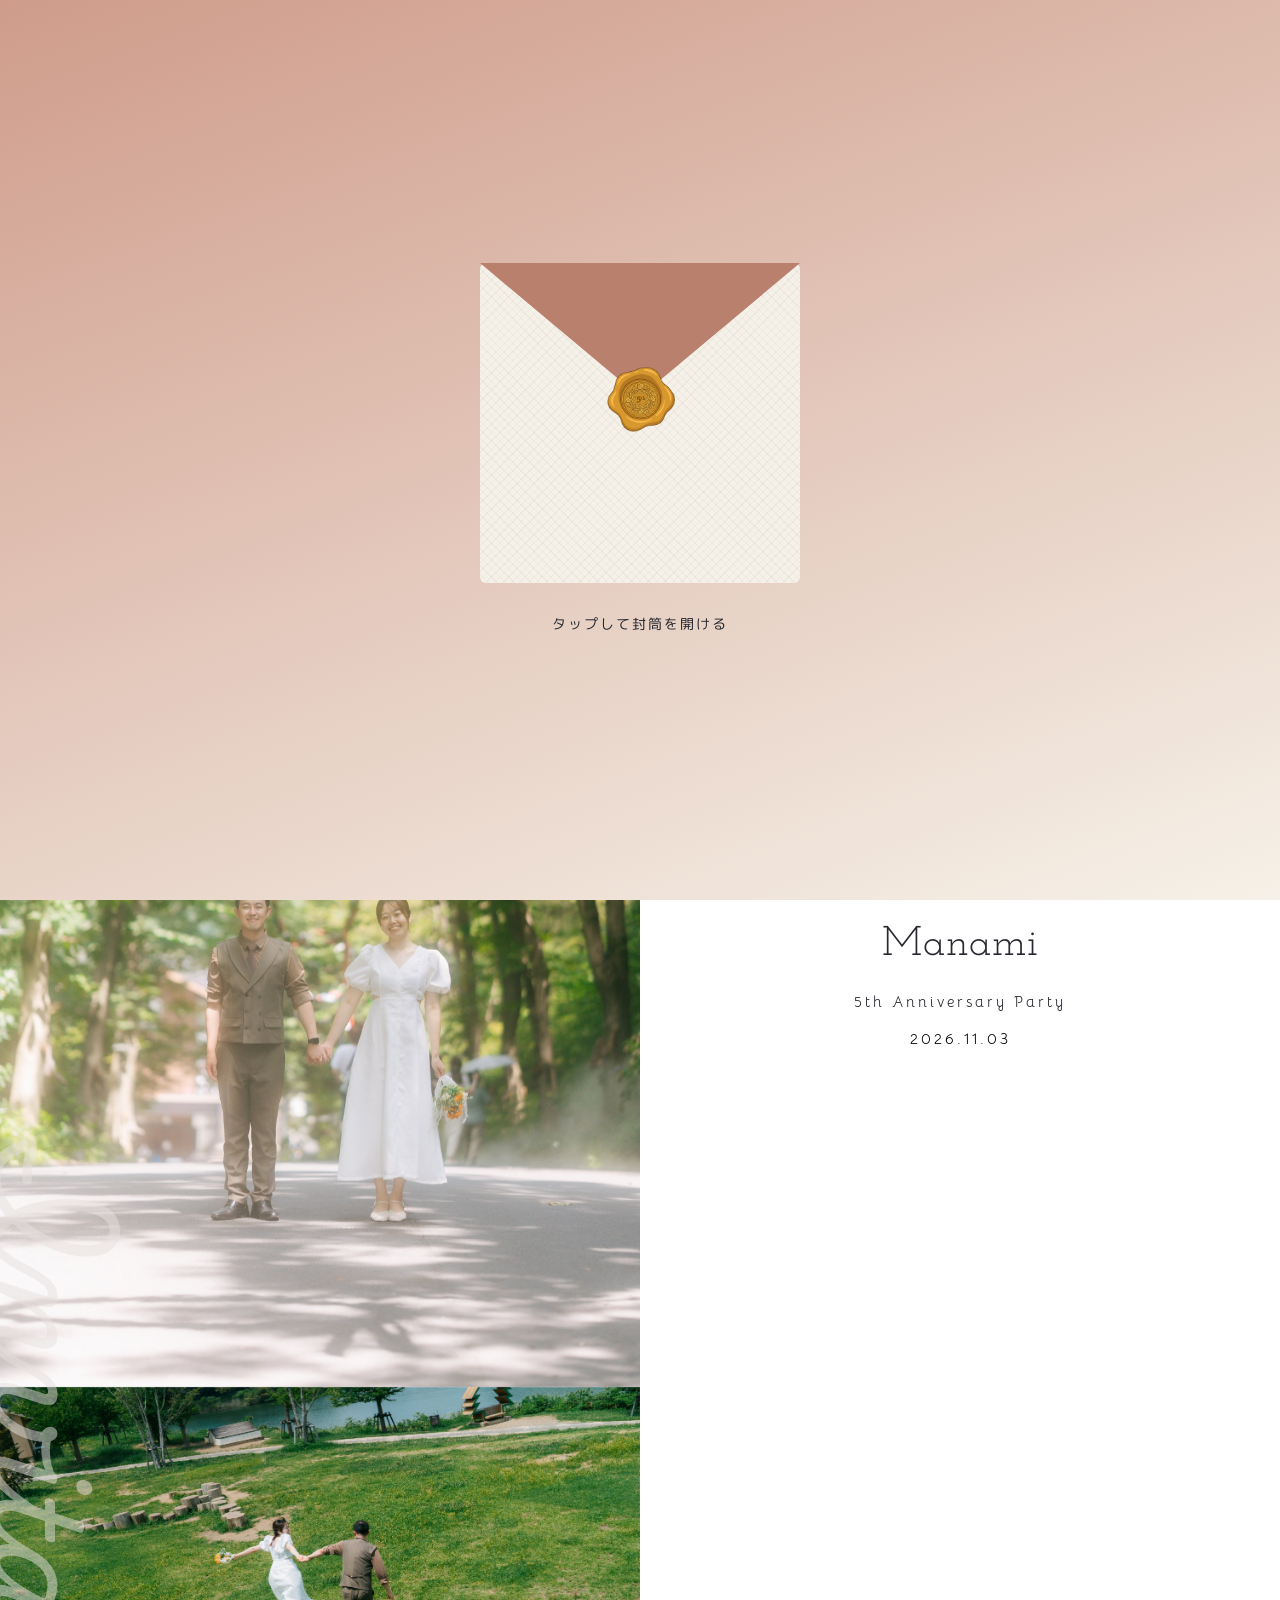
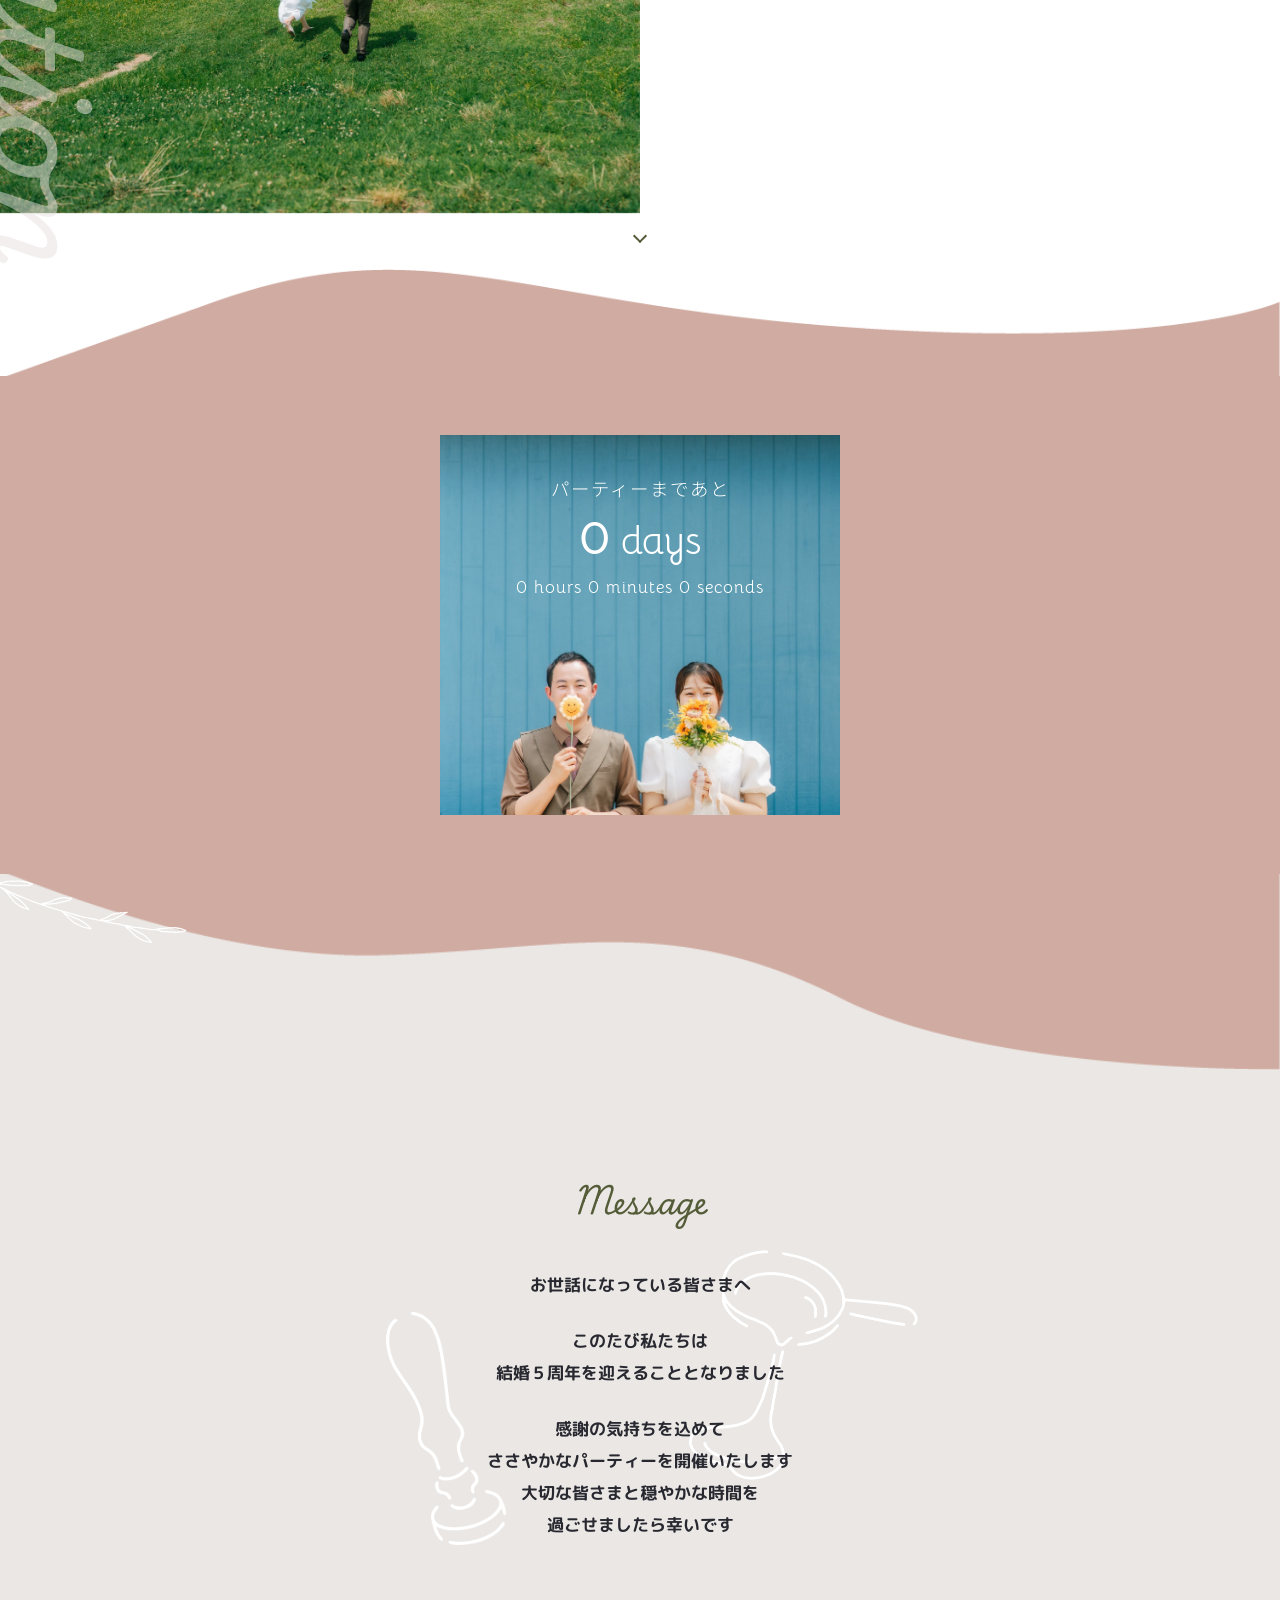
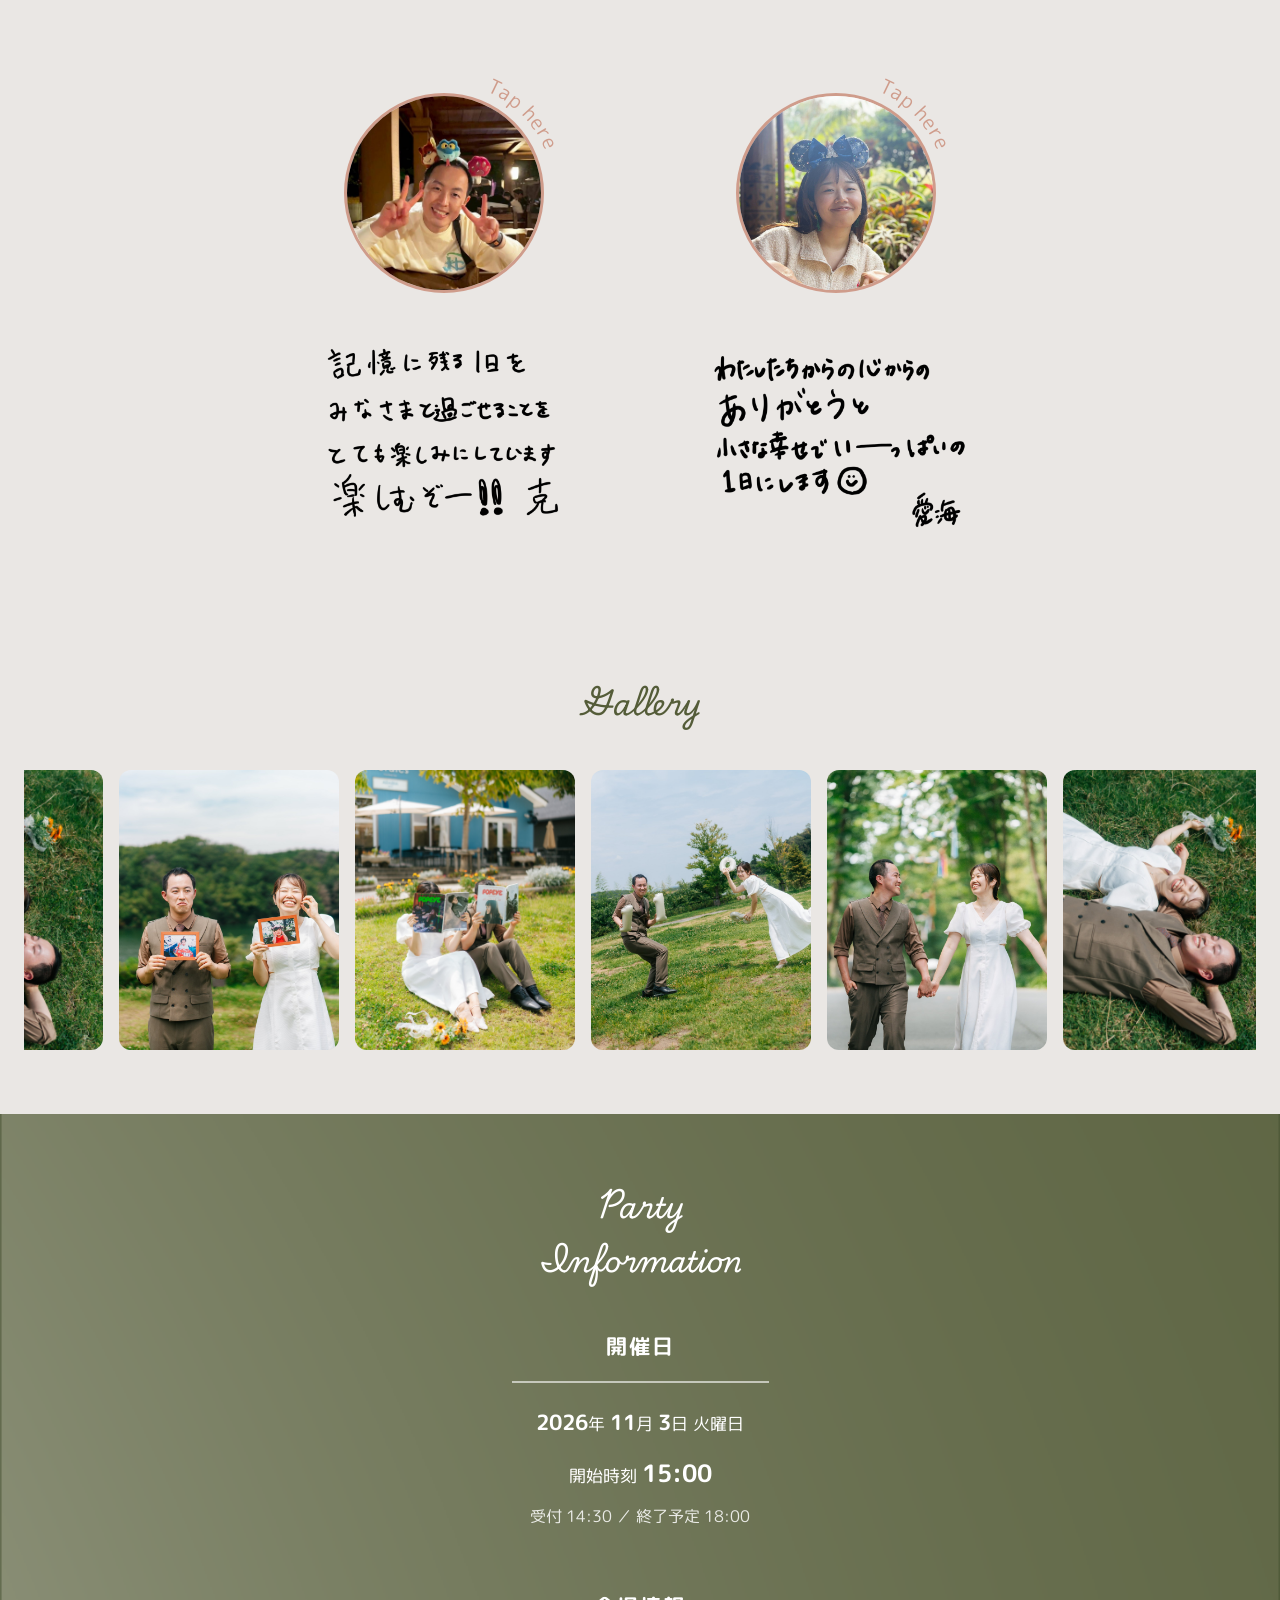
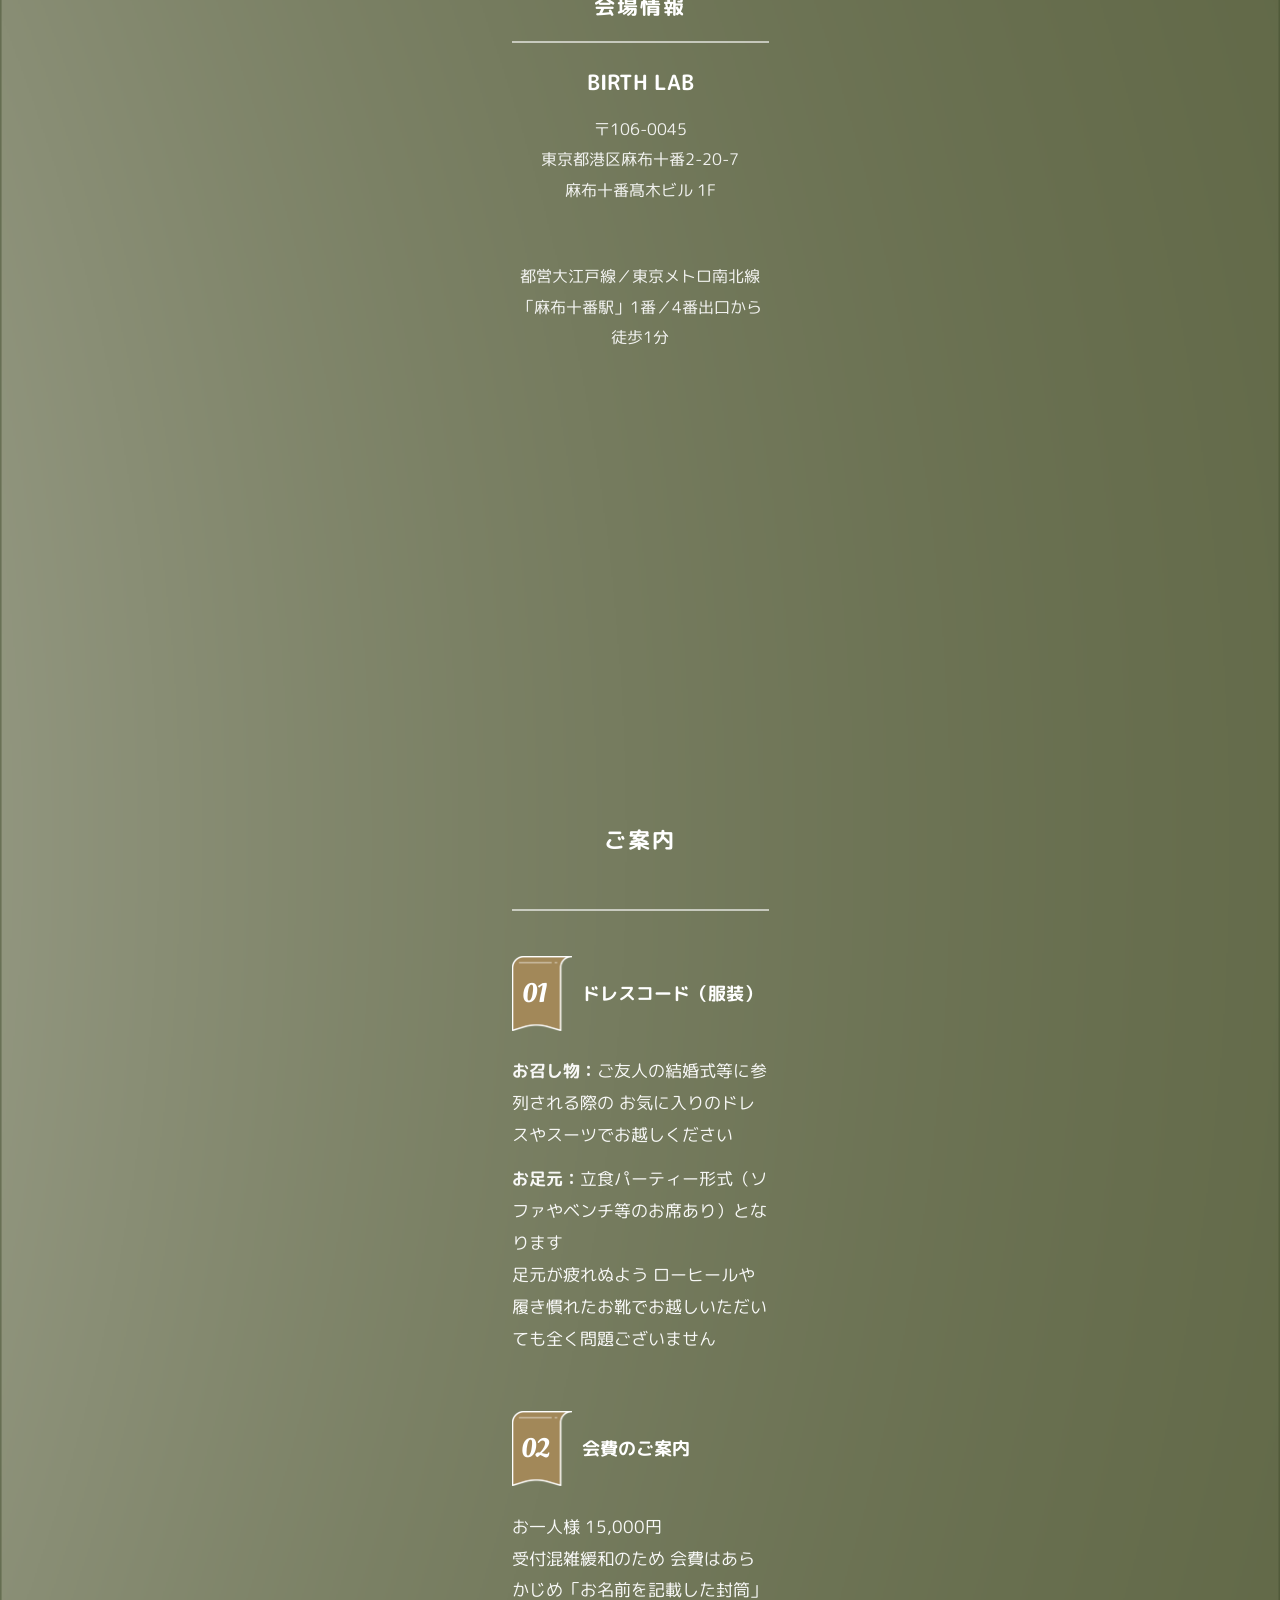
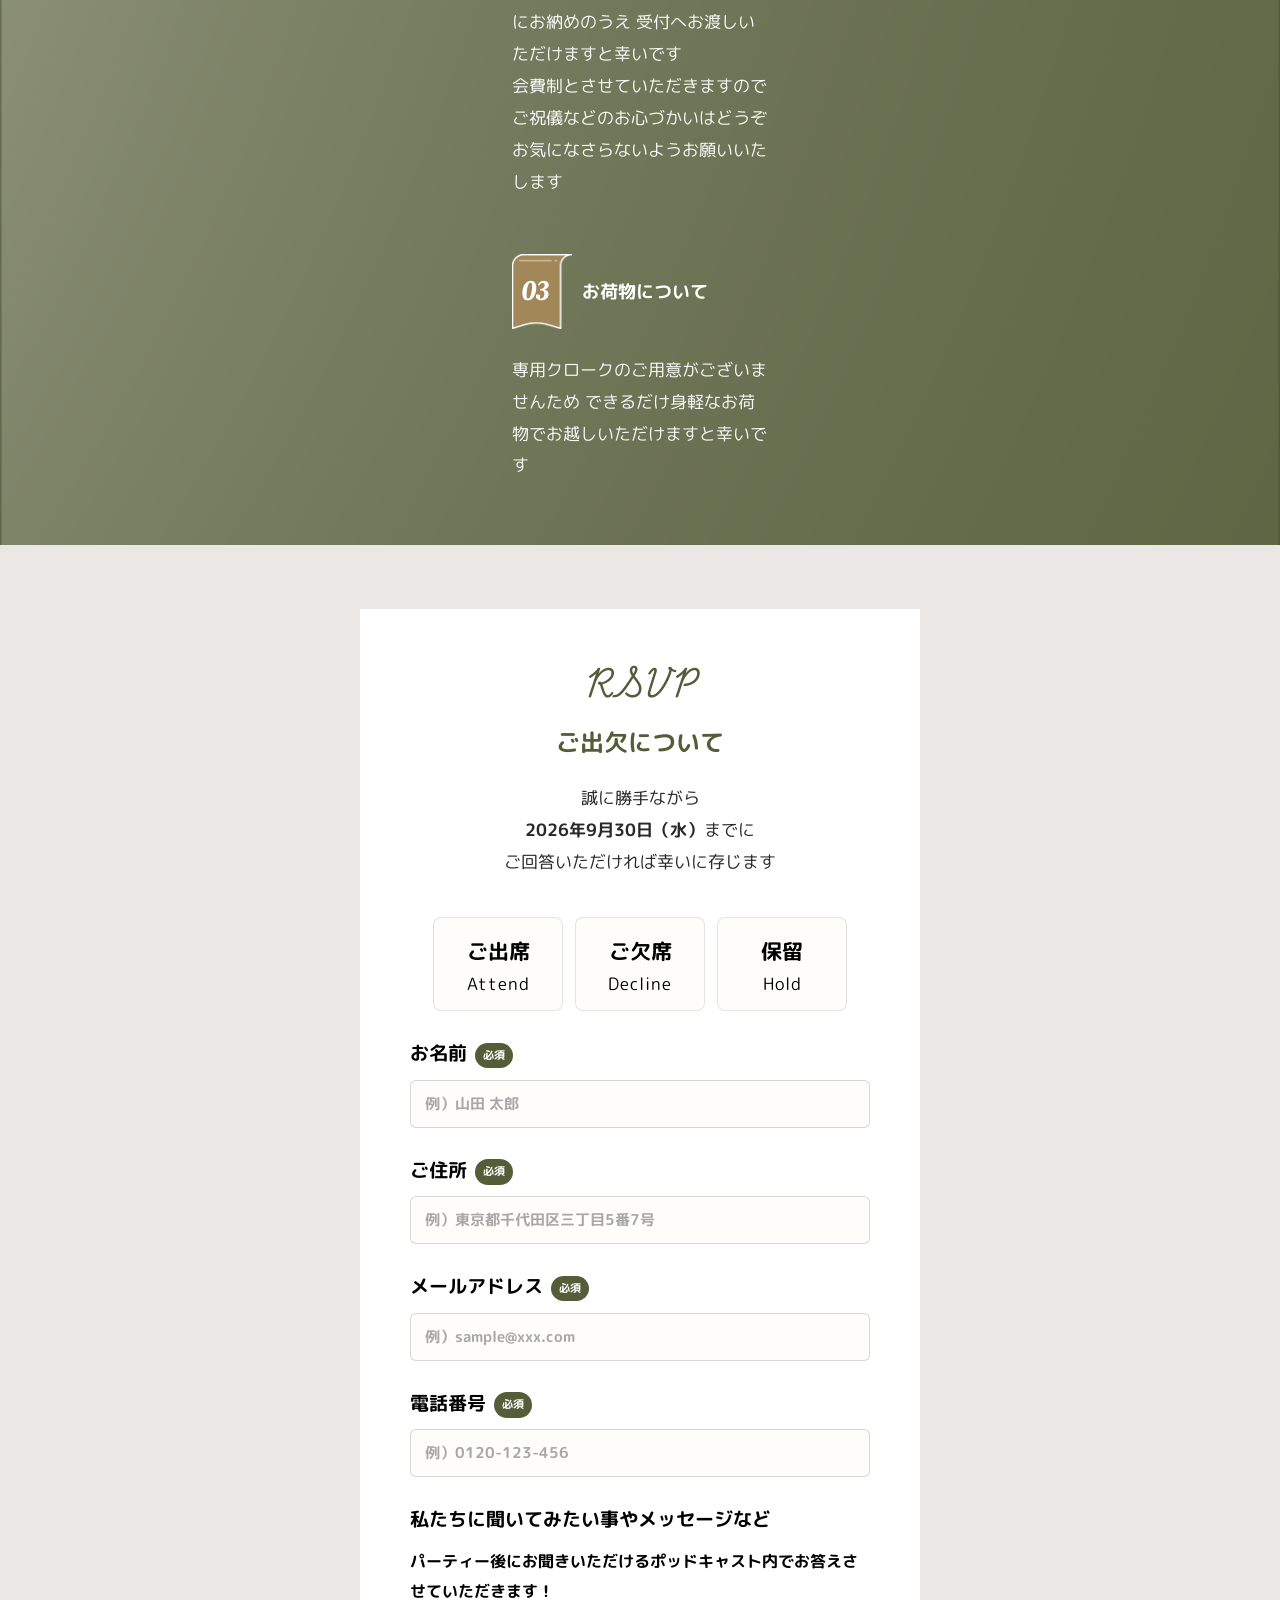
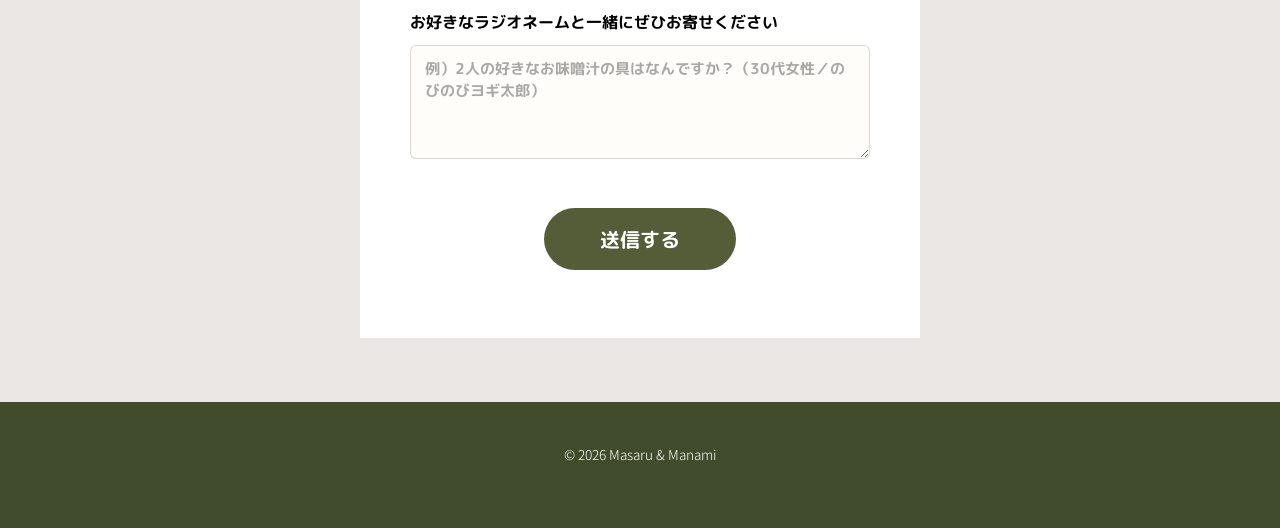
<file: index.html>
<!DOCTYPE html>
<html lang="ja">
<head>
  <meta charset="UTF-8" />
  <meta name="viewport" content="width=device-width, initial-scale=1.0" />
  <title>Masaru and Manami 5th Anniversary Party</title>

  <!-- ==========================================================
       Google Fonts の読み込み
       ※フォントの種類・太さは、Figmaのスクリーンショットが届き次第
         正確な指定に差し替えます（現状は暫定のフォントです）
  =========================================================== -->
  <!-- ==========================================================
       Google Fonts の読み込み（Figmaデザイン仕様のExcelに基づき更新）
       ・Playwrite US Trad … Wedding/Invitation/Message/Gallery/RSVP/
                              Party Information の見出し（筆記体風）
       ・Josefin Slab       … Masaru / Manami
       ・Caveat              … "and"（Figma Handの代替。手書き風）
       ・Bellota             … 5th Anniversary Party／日付／カウントダウン数字
       ・Oleo Script         … ご案内の 01/02/03
       ・M PLUS Rounded 1c   … 日本語本文・太字見出し（Tsukushi A Round Gothicの代替）
       ・Noto Sans JP(Light) … カウントダウンラベル／フッターの著作権表記
  =========================================================== -->
  <link rel="preconnect" href="https://fonts.googleapis.com">
  <link rel="preconnect" href="https://fonts.gstatic.com" crossorigin>
  <link href="https://fonts.googleapis.com/css2?family=Playwrite+US+Trad&family=Josefin+Slab:wght@400;500&family=Caveat:wght@400;600&family=Bellota:ital,wght@0,400;0,700&family=Oleo+Script&family=M+PLUS+Rounded+1c:wght@400;500;700&family=Noto+Sans+JP:wght@300;400;500;700&display=swap" rel="stylesheet">

  <!-- CSS読み込み -->
  <link rel="stylesheet" href="Invitation.css">
</head>
<body>

  <!-- ==========================================================
       ① 封筒アニメーション（オープニング演出）
       流れ：
       ① シーリングスタンプで封がされた封筒が表示される
       ② タップすると、封筒のフタが開く
          （シーリングスタンプはフタにくっついたまま、割れずに一緒についてくる）
       ③ 中の手紙（画像）が出てくる。少し長めに表示してから
          画面全体がフェードアウトする（タイミングはInvitation.js側で管理）
       修正点：
       ・開く前は手紙(envelope-letter)を完全に透明にしておき、
         フタ(envelope-flap)と重なって見える問題を解消
       ・開いた後は z-index を切り替えて、手紙がフタより
         「手前」に来るようにする（Invitation.css側で制御）
       ・手紙の中身はテキストではなく画像(images/envelope-letter.png)に変更
       ・シーリングスタンプ(images/envelope-seal.png)を追加
         → 割ったり剥がれたりはせず、スタンプ全体が「フタ」に
            そのままくっついた状態でフタと一緒に開くようにするため、
            HTML上でもフタ(envelope-flap)の中に入れている
  =========================================================== -->
  <div id="envelope-screen" class="envelope-screen">
    <div class="envelope" id="envelope">
      <div class="envelope-body"></div>
      <div class="envelope-letter">
        <!-- 手紙の中身。images/envelope-letter.png を差し替えるだけで内容を変更できる -->
        <img src="images/envelope-letter.png" alt="招待状の手紙" class="envelope-letter-img">
      </div>
      <div class="envelope-flap">
        <!-- シーリングスタンプ。フタの先端(合わせ目)に重なるように配置している。
             フタの子要素にすることで、フタが開くと一緒に回転してついてくる。
             割ったり動かしたりはせず、そのままフタにくっついている。
             envelope-seal-wrap: 位置決め専用（動かない）
             envelope-seal     : スタンプ本体の画像 -->
        <div class="envelope-seal-wrap" aria-hidden="true">
          <img src="images/envelope-seal.png" alt="" class="envelope-seal">
        </div>
      </div>
    </div>
    <p class="envelope-hint" id="envelope-hint">タップして封筒を開ける</p>
  </div>

  <main id="main-content">

    <!-- ==========================================================
         ② ヒーローセクション
         修正点：
         ・写真3枚は上下左に余白なく敷き詰め、センターラインまで拡大
         ・「wedding」は右上の角に余白なくぴったり配置(画像1枚目の上端と揃える)
         ・「invitation」は左下の角に余白なくぴったり配置(画像3枚目の下端と揃える)
    =========================================================== -->
    <section class="hero" id="hero">
      <!-- 右上の角にぴったり配置する「wedding」の縦文字（装飾なのでaria-hidden） -->
      <div class="hero-bg-text" aria-hidden="true">Wedding</div>

      <div class="hero-inner">
        <!-- 左カラム：写真3枚を上下左に余白なく敷き詰める -->
        <div class="hero-gallery">
          <img src="images/hero1.jpg" alt="お二人の写真1">
          <img src="images/hero2.jpg" alt="お二人の写真2">
          <img src="images/hero3.jpg" alt="お二人の写真3">
          <!-- 左下の角にぴったり配置する透かし文字。画像より前面(z-indexが高い)に配置している -->
          <div class="hero-watermark" aria-hidden="true">Invitation</div>
        </div>

        <div class="hero-text">
          <p class="hero-name">Masaru</p>
          <p class="hero-and">and</p>
          <p class="hero-name">Manami</p>
          <p class="hero-sub">5th Anniversary Party</p>
          <p class="hero-date">2026.11.03</p>
        </div>
      </div>

      <div class="scroll-down" aria-hidden="true"><span></span></div>
    </section>

    <!-- ==========================================================
         ③-a カウントダウン上の接続セクション
         背景色はヒーローと同じ(白)。横幅いっぱいの画像を1枚差し込める。
         images/countdown-connector-top.png を差し替えてください
    =========================================================== -->
    <section class="connector connector-top">
      <img class="connector-img" src="images/countdown-connector-top.png" alt="">
    </section>

    <!-- ==========================================================
         ③ カウントダウンセクション
         修正点：
         ・背景色を #D0ABA1 の単色にし、その上に一回り小さい写真を重ねた
         ・テキストは写真の中央ではなく、上寄せに配置
    =========================================================== -->
    <section class="countdown">
      <div class="countdown-box">
        <!-- 一回り小さく表示される写真。images/countdown-photo.jpg を差し替え -->
        <img class="countdown-photo" src="images/countdown-photo.jpg" alt="">
        <div class="countdown-text">
          <p class="countdown-label">パーティーまであと</p>
          <p class="countdown-days"><span id="cd-days">--</span> days</p>
          <p class="countdown-detail">
            <span id="cd-hours">--</span> hours
            <span id="cd-minutes">--</span> minutes
            <span id="cd-seconds">--</span> seconds
          </p>
        </div>
      </div>
    </section>

    <!-- ==========================================================
         ③-b カウントダウン下の接続セクション
         背景色はメッセージセクションと同じ。横幅いっぱいの画像を1枚と、
         その上に重なるように配置する「アクセント画像」(サイズ調整可)を1枚差し込める。
         images/countdown-connector-bottom.png / countdown-connector-accent.png を差し替えてください
    =========================================================== -->
    <section class="connector connector-bottom">
      <img class="connector-img" src="images/countdown-connector-bottom.png" alt="">
      <!-- アクセント画像：サイズや位置は Invitation.css の .connector-accent-img で調整できる -->
      <img class="connector-accent-img" src="images/countdown-connector-accent.png" alt="">
    </section>

    <!-- ==========================================================
         ④ メッセージセクション
         修正点：単色背景(#EAE7E4)の上に、サイズ調整できる
         「アクセント画像」を2枚、影なしで背景に溶け込むように配置
         images/message-accent1.png / message-accent2.jpg を差し替えてください
    =========================================================== -->
    <section class="message">
      <div class="message-content">
        <h2 class="script-heading">Message</h2>
        <!-- アクセント画像2枚は、見出しではなく本文(message-body)を基準に
             右上・左下へ配置している。位置・サイズ・角度は
             Invitation.css の .message-accent-1 / .message-accent-2 で調整できる -->
        <div class="message-body">
          <!-- アクセント1：本文の右上、時計回りに少し傾ける -->
          <img class="message-accent-img message-accent-1" src="images/message-accent1.png" alt="">
          <!-- アクセント2：本文の左下 -->
          <img class="message-accent-img message-accent-2" src="images/message-accent2.png" alt="">
          <p>お世話になっている皆さまへ</p>
          <p>このたび私たちは<br>結婚５周年を迎えることとなりました</p>
          <p>
            感謝の気持ちを込めて<br>
            ささやかなパーティーを開催いたします<br>
            大切な皆さまと穏やかな時間を<br>
            過ごせましたら幸いです
          </p>
        </div>
      </div>
    </section>

    <!-- ==========================================================
         ⑤ プロフィールセクション（コイン反転写真）
         修正点：
         ・Safari(iPhone)でも正しく表と裏が切り替わるよう
           Invitation.css側でベンダープレフィックスを追加
         ・「メッセージ」は、後日手書き文字の透過PNGをはめ込む予定
           （末尾に署名として名前も入る想定のため、名前用の画像枠は削除した）
         ・「新郎」「新婦」の文字は削除し、コインのすぐ下にメッセージ画像が来るようにした
         ・コインの右上に、円の縁に沿って曲線状の「Tap here」の文字を追加した
           （SVGのtextPathで円弧に沿わせている。装飾なのでaria-hiddenにしている）
    =========================================================== -->
    <section class="profile">
      <div class="profile-card">
        <div class="coin-wrap">
          <button type="button" class="coin" data-coin aria-label="タップして新郎の写真を切り替える">
            <span class="coin-inner">
              <span class="coin-face coin-front"><img src="images/groom-front.jpg" alt="新郎の写真（表）"></span>
              <span class="coin-face coin-back"><img src="images/groom-back.jpg" alt="新郎の写真（裏）"></span>
            </span>
          </button>
          <!-- 円の右上の縁に沿って「Tap here」を表示するSVG。
               id="tapArcGroom" は同じページ内で重複しないよう新郎用に固有の名前にしている -->
          <svg class="coin-tap-label" viewBox="0 0 260 260" aria-hidden="true">
            <path id="tapArcGroom" d="M 130,20 A 110,110 0 0 1 240,130" fill="none" />
            <text>
              <textPath href="#tapArcGroom" startOffset="50%" text-anchor="middle">Tap here</textPath>
            </text>
          </svg>
        </div>
        <!-- 手書きメッセージ(透過PNG・末尾に署名として名前も含む予定)をはめ込む枠。
             images/groom-message.png を差し替えてください -->
        <img class="profile-message-img" src="images/groom-message.png" alt="新郎からのメッセージ">
      </div>

      <div class="profile-card">
        <div class="coin-wrap">
          <button type="button" class="coin" data-coin aria-label="タップして新婦の写真を切り替える">
            <span class="coin-inner">
              <span class="coin-face coin-front"><img src="images/bride-front.jpg" alt="新婦の写真（表）"></span>
              <span class="coin-face coin-back"><img src="images/bride-back.jpg" alt="新婦の写真（裏）"></span>
            </span>
          </button>
          <svg class="coin-tap-label" viewBox="0 0 260 260" aria-hidden="true">
            <path id="tapArcBride" d="M 130,20 A 110,110 0 0 1 240,130" fill="none" />
            <text>
              <textPath href="#tapArcBride" startOffset="50%" text-anchor="middle">Tap here</textPath>
            </text>
          </svg>
        </div>
        <img class="profile-message-img" src="images/bride-message.png" alt="新婦からのメッセージ">
      </div>
    </section>

    <!-- ==========================================================
         ⑥ ギャラリーセクション
         修正点：
         ・常時オリーブ背景だったのをやめ、周りと同じ地色に変更
           （オリーブ背景はこのあとの「パーティー情報＋ご案内」へ移動）
         ・触ったら左右にドラッグでき、触っていない間は自動でスライドする
           仕組みに変更（Invitation.js側でscrollLeftを制御）
    =========================================================== -->
    <section class="gallery">
      <h2 class="script-heading">Gallery</h2>
      <div class="gallery-marquee" id="gallery-marquee">
        <div class="gallery-track" id="gallery-track">
          <img src="images/gallery1.jpg" alt="ギャラリー写真1">
          <img src="images/gallery2.jpg" alt="ギャラリー写真2">
          <img src="images/gallery3.jpg" alt="ギャラリー写真3">
          <img src="images/gallery4.jpg" alt="ギャラリー写真4">
          <img src="images/gallery5.jpg" alt="ギャラリー写真5">
          <!-- 継ぎ目なくループさせるための複製 -->
          <img src="images/gallery1.jpg" alt="" aria-hidden="true">
          <img src="images/gallery2.jpg" alt="" aria-hidden="true">
          <img src="images/gallery3.jpg" alt="" aria-hidden="true">
          <img src="images/gallery4.jpg" alt="" aria-hidden="true">
          <img src="images/gallery5.jpg" alt="" aria-hidden="true">
        </div>
      </div>
    </section>

    <!-- ==========================================================
         ⑦+⑧ パーティー情報＋アクセス＋ご案内
         修正点：
         ・オリーブ背景（画像差し込み可）を、この3セクションぶん
           まとめて1枚の背景としてかぶせる（継ぎ目が出ないように
           親要素<div class="panel-olive">でラップしている）
    =========================================================== -->
    <div class="panel-olive">
      <img class="panel-olive-img" src="images/info-bg.png" alt="">

      <div class="panel-olive-content">

        <section class="party-info">
          <h2 class="script-heading light">Party<br>Information</h2>

          <div class="info-block">
            <p class="info-title">開催日</p>
            <div class="info-divider"></div>
            <p class="info-date"><span class="info-date-num">2026</span>年 <span class="info-date-num">11</span>月 <span class="info-date-num">3</span>日 火曜日</p>
            <p class="info-time">開始時刻 <span>15:00</span></p>
            <p class="info-time-sub">受付 14:30 ／ 終了予定 18:00</p>
          </div>

          <div class="info-block">
            <p class="info-title">会場情報</p>
            <div class="info-divider"></div>
            <p class="info-venue">BIRTH LAB</p>
            <p class="info-address">
              〒106-0045<br>
              東京都港区麻布十番2-20-7<br>
              麻布十番髙木ビル 1F
            </p>
          </div>

          <div class="info-block">
            <p class="info-access-text">
              都営大江戸線／東京メトロ南北線<br>
              「麻布十番駅」1番／4番出口から<br>徒歩1分
            </p>
            <div class="map-wrapper">
              <iframe
                src="https://www.google.com/maps/embed?pb=!1m18!1m12!1m3!1d3241.9000187605357!2d139.73410297649215!3d35.654834872595735!2m3!1f0!2f0!3f0!3m2!1i1024!2i768!4f13.1!3m3!1m2!1s0x60188b5fe58bafed%3A0xb0dfc1eb5c8f2816!2sBIRTH%20LAB%20%2F%20WORK!5e0!3m2!1sja!2sjp!4v1781591691264!5m2!1sja!2sjp"
                width="100%" height="320" style="border:0;" allowfullscreen=""
                loading="lazy" referrerpolicy="no-referrer-when-downgrade"
                title="BIRTH LAB 地図"></iframe>
            </div>
          </div>
        </section>

        <!-- ==========================================================
             ⑨ ご案内セクション
             修正点：
             ・番号バッジは画像(images/guidance-number-bg.png)そのものを
               背景として使用し、色のオーバーレイは廃止した
             ・重なり順：背景色→パーティ情報〜ご案内の背景画像→
               番号バッジ画像→数字、の順になっている
        =========================================================== -->
        <section class="guidance">
          <h2 class="section-title light">ご案内</h2>
          <div class="info-divider info-divider-guidance"></div>

          <div class="guidance-item">
            <div class="guidance-heading-row">
              <div class="guidance-number">01</div>
              <p class="guidance-heading">ドレスコード（服装）</p>
            </div>
            <p class="guidance-text">
              <span class="guidance-text-label">お召し物：</span>ご友人の結婚式等に参列される際の お気に入りのドレスやスーツでお越しください
            </p>
            <p class="guidance-text">
              <span class="guidance-text-label">お足元：</span>立食パーティー形式（ソファやベンチ等のお席あり）となります<br>
              足元が疲れぬよう ローヒールや履き慣れたお靴でお越しいただいても全く問題ございません
            </p>
          </div>

          <div class="guidance-item">
            <div class="guidance-heading-row">
              <div class="guidance-number">02</div>
              <p class="guidance-heading">会費のご案内</p>
            </div>
            <p class="guidance-text">
              お一人様 15,000円<br>
              受付混雑緩和のため 会費はあらかじめ「お名前を記載した封筒」にお納めのうえ 受付へお渡しいただけますと幸いです<br>
              会費制とさせていただきますので ご祝儀などのお心づかいはどうぞお気になさらないようお願いいたします
            </p>
          </div>

          <div class="guidance-item">
            <div class="guidance-heading-row">
              <div class="guidance-number">03</div>
              <p class="guidance-heading">お荷物について</p>
            </div>
            <p class="guidance-text">
              専用クロークのご用意がございませんため できるだけ身軽なお荷物でお越しいただけますと幸いです
            </p>
          </div>
        </section>

      </div>
    </div>

    <!-- ==========================================================
         ⑩ RSVP（出欠確認）セクション
         修正点：
         ・背景色(#EAE7E4)の上に、余白を持たせた白いカード
           （紙の出欠表のイメージ）を重ねる2階層構造に変更
         ・出欠の丸印を画像ファイル(images/rsvp-mark.png)に変更
         ・「RSVP」見出しと「ご出欠について」の行間を詰めた
         ・送信ボタンを文字より一回り大きい可変幅ボタンに変更
    =========================================================== -->
    <section class="rsvp">
      <div class="rsvp-card">
        <h2 class="script-heading">RSVP</h2>
        <p class="rsvp-lead">ご出欠について</p>
        <p class="rsvp-deadline">
          誠に勝手ながら<br>
          <strong>2026年9月30日（水）</strong>までに<br>
          ご回答いただければ幸いに存じます
        </p>

        <form id="rsvp-form" novalidate>

          <div class="attend-buttons" role="group" aria-label="ご出欠の選択">
            <button type="button" class="attend-btn" data-value="出席">
              <!-- 丸印は画像ファイル。images/rsvp-mark.png を差し替えれば見た目を変更できる -->
              <img class="attend-mark" src="images/rsvp-mark.png" alt="" aria-hidden="true">
              <span class="attend-btn-jp">ご出席</span>
              <span class="attend-btn-en">Attend</span>
            </button>

            <button type="button" class="attend-btn" data-value="欠席">
              <img class="attend-mark" src="images/rsvp-mark.png" alt="" aria-hidden="true">
              <span class="attend-btn-jp">ご欠席</span>
              <span class="attend-btn-en">Decline</span>
            </button>

            <button type="button" class="attend-btn" data-value="保留">
              <img class="attend-mark" src="images/rsvp-mark.png" alt="" aria-hidden="true">
              <span class="attend-btn-jp">保留</span>
              <span class="attend-btn-en">Hold</span>
            </button>
          </div>
          <input type="hidden" id="attendance" name="attendance" required>
          <p class="field-error" id="attendance-error">出欠を選択してください</p>

          <label for="name">お名前<span class="required-badge">必須</span></label>
          <input type="text" id="name" name="name" placeholder="例）山田 太郎" required>

          <label for="address">ご住所<span class="required-badge">必須</span></label>
          <input type="text" id="address" name="address" placeholder="例）東京都千代田区三丁目5番7号" required>

          <label for="email">メールアドレス<span class="required-badge">必須</span></label>
          <input type="email" id="email" name="email" placeholder="例）sample@xxx.com" required>

          <label for="phone">電話番号<span class="required-badge">必須</span></label>
          <input type="tel" id="phone" name="phone" placeholder="例）0120-123-456" required>

          <div id="allergy-field">
            <label for="allergy">アレルギーの有無<span class="required-badge">必須</span></label>
            <input type="text" id="allergy" name="allergy" placeholder="例）あり（甲殻類、小麦）">
          </div>

          <label for="question">私たちに聞いてみたい事やメッセージなど</label>
          <p class="field-note">
            パーティー後にお聞きいただけるポッドキャスト内でお答えさせていただきます！<br>
            お好きなラジオネームと一緒にぜひお寄せください
          </p>
          <textarea id="question" name="question" rows="4"
            placeholder="例）2人の好きなお味噌汁の具はなんですか？（30代女性／のびのびヨギ太郎）"></textarea>

          <div class="submit-wrap">
            <button type="submit" class="submit-btn" id="submit-btn">送信する</button>
          </div>
        </form>

        <p id="result-message" role="status" aria-live="polite"></p>
      </div>
    </section>

    <footer class="footer">
      <p>© 2026 Masaru &amp; Manami</p>
    </footer>

  </main>

  <script src="Invitation.js"></script>
</body>
</html>
</file>
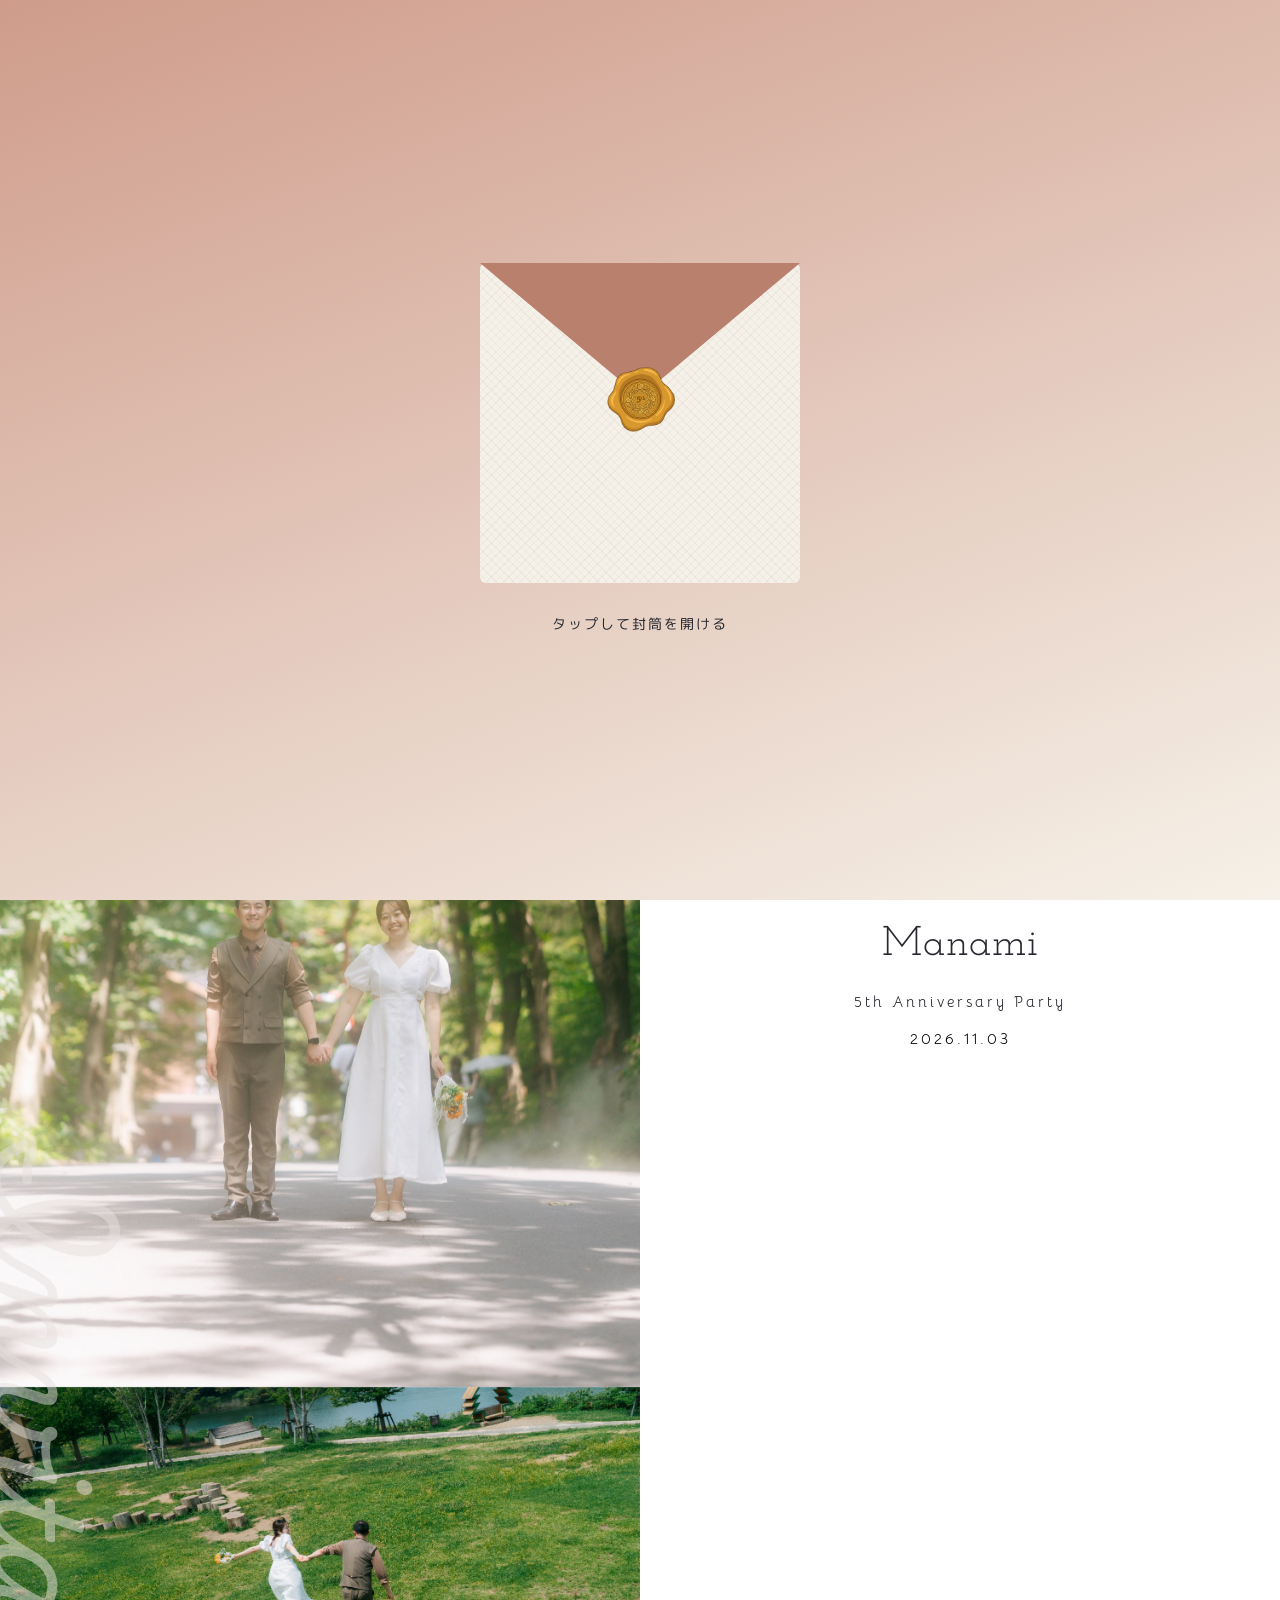
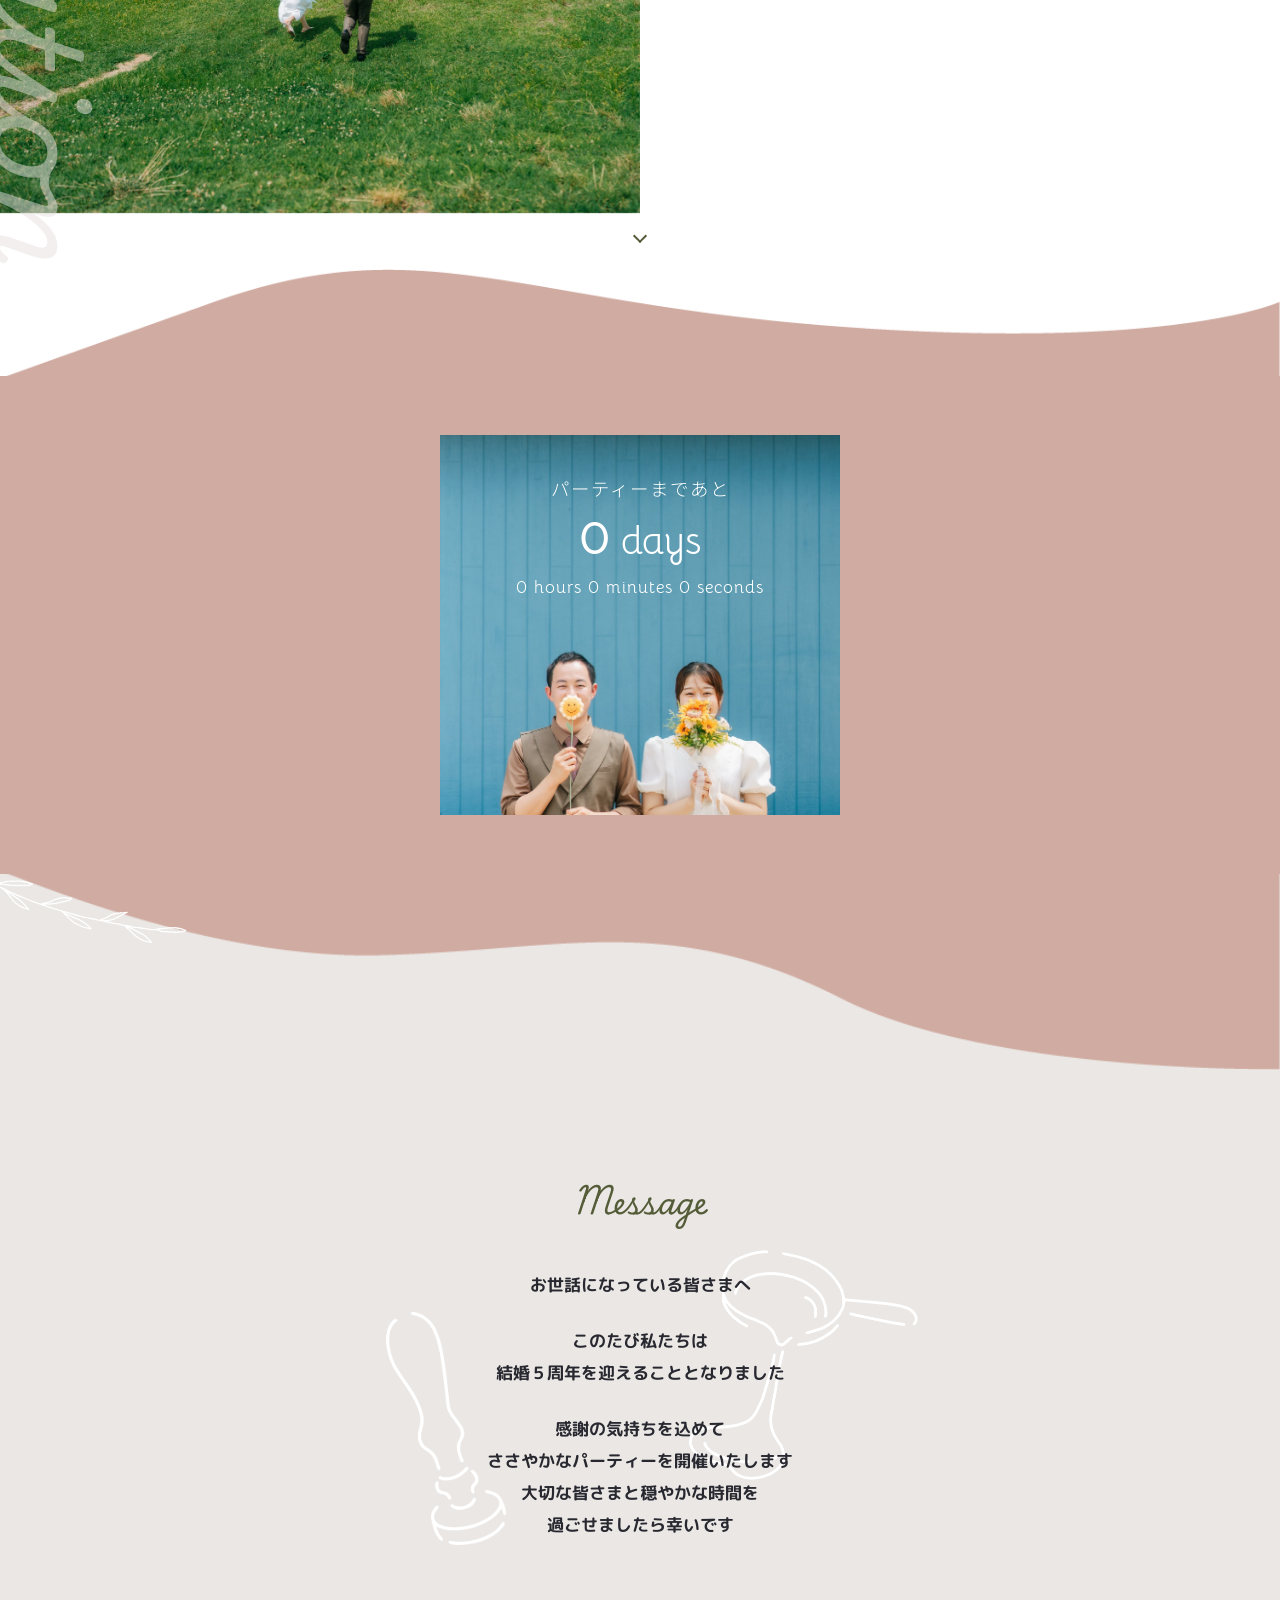
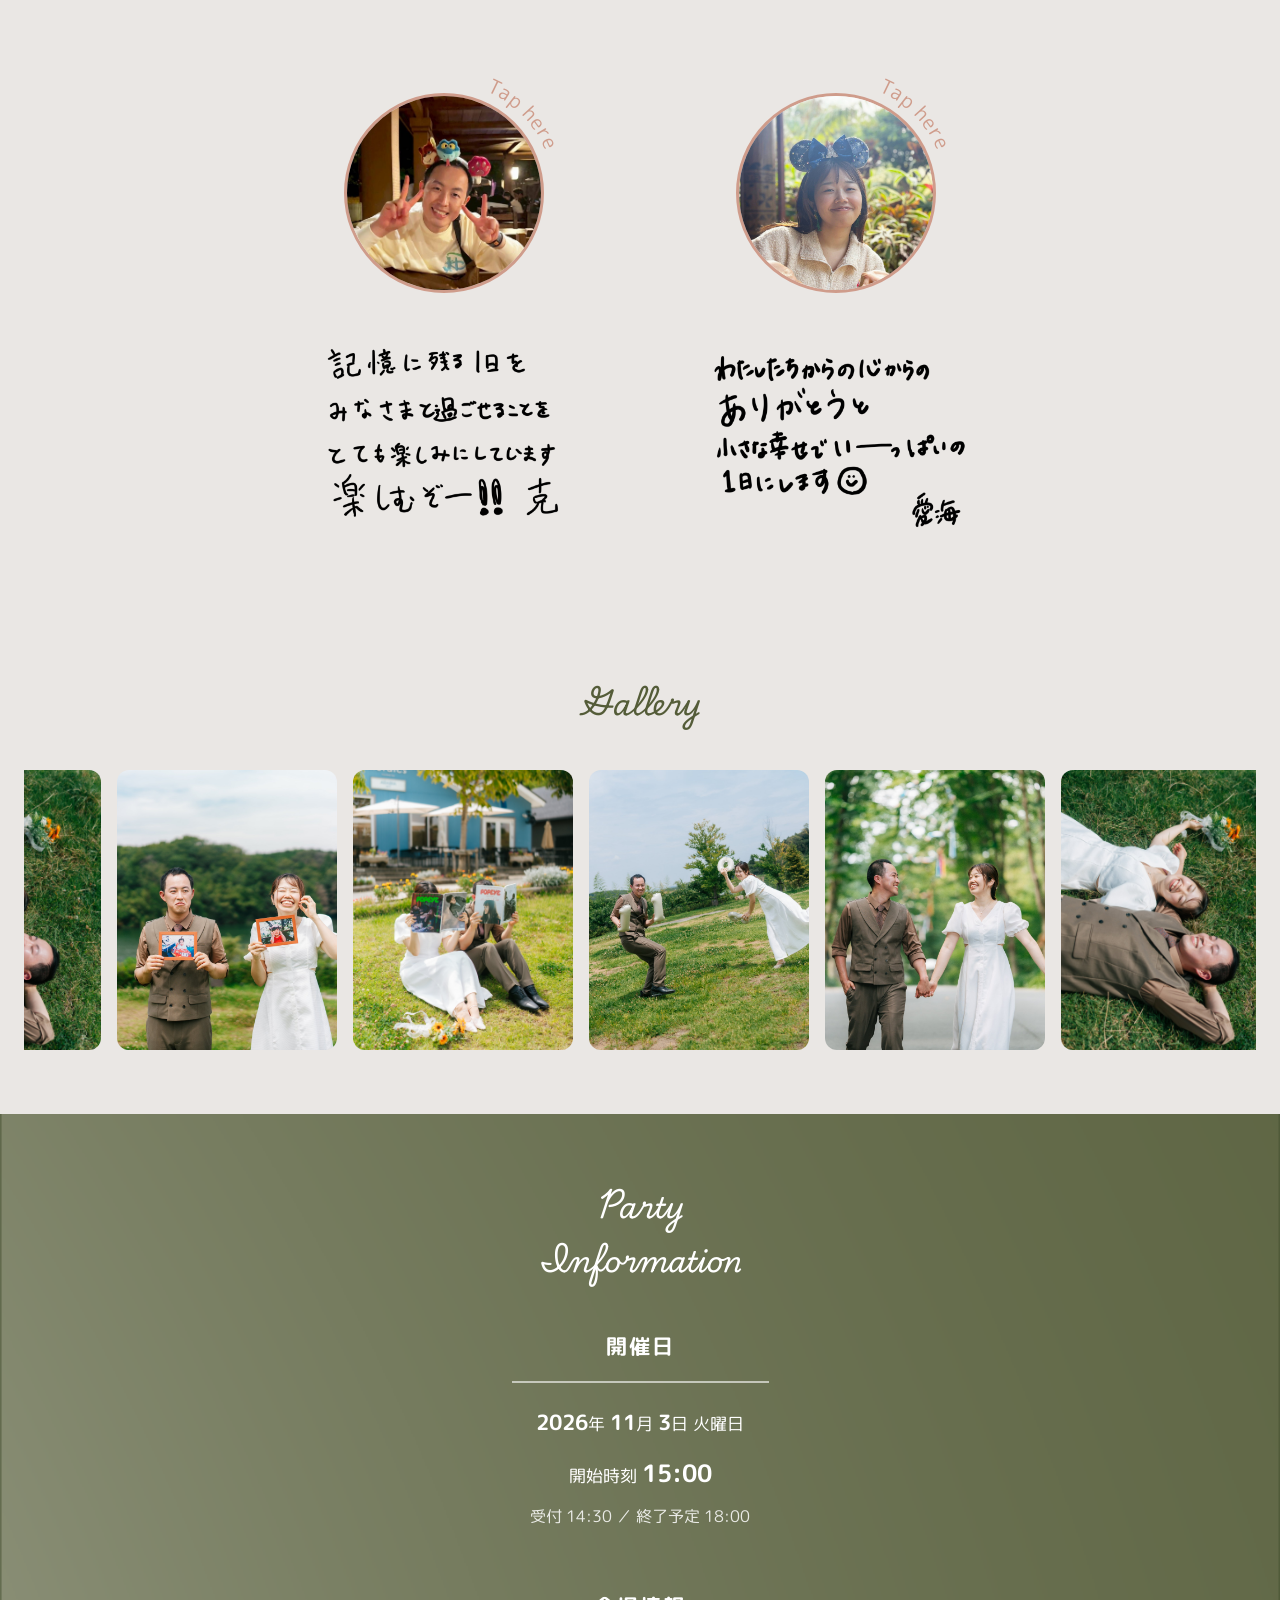
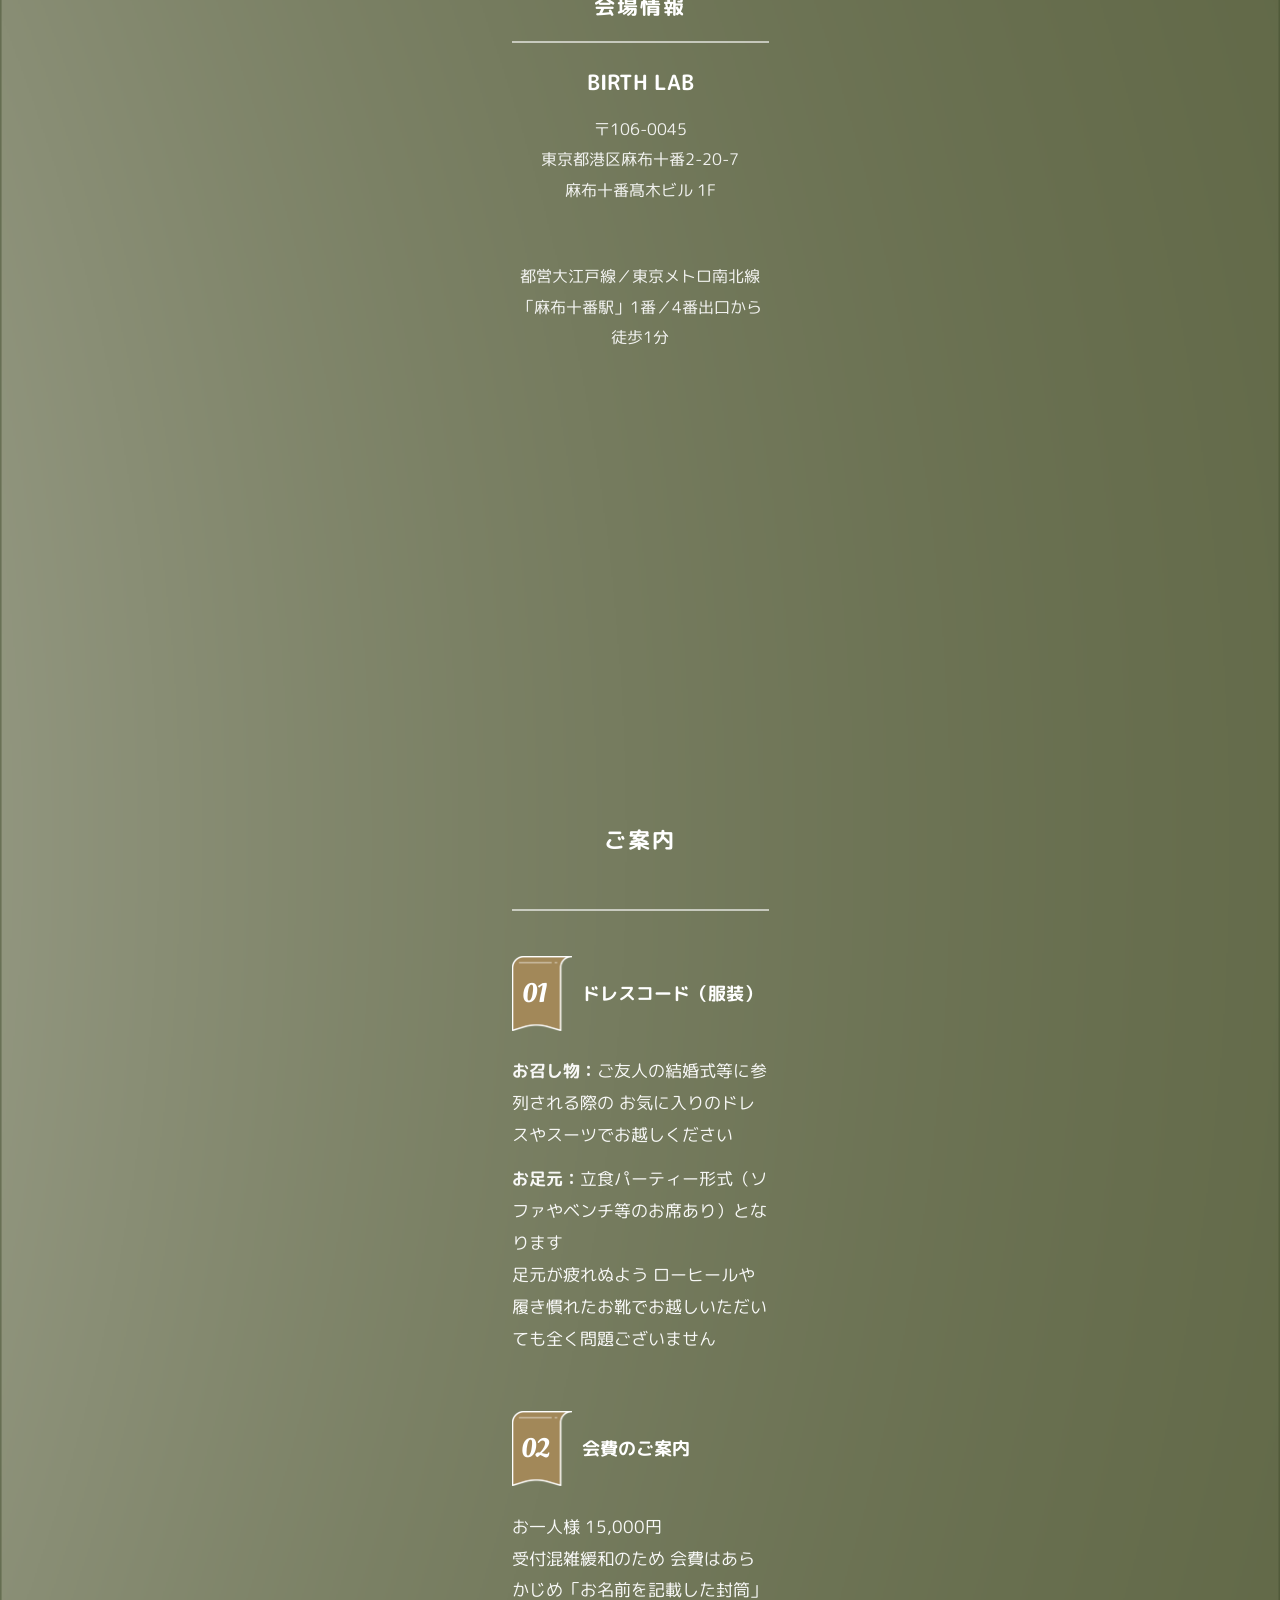
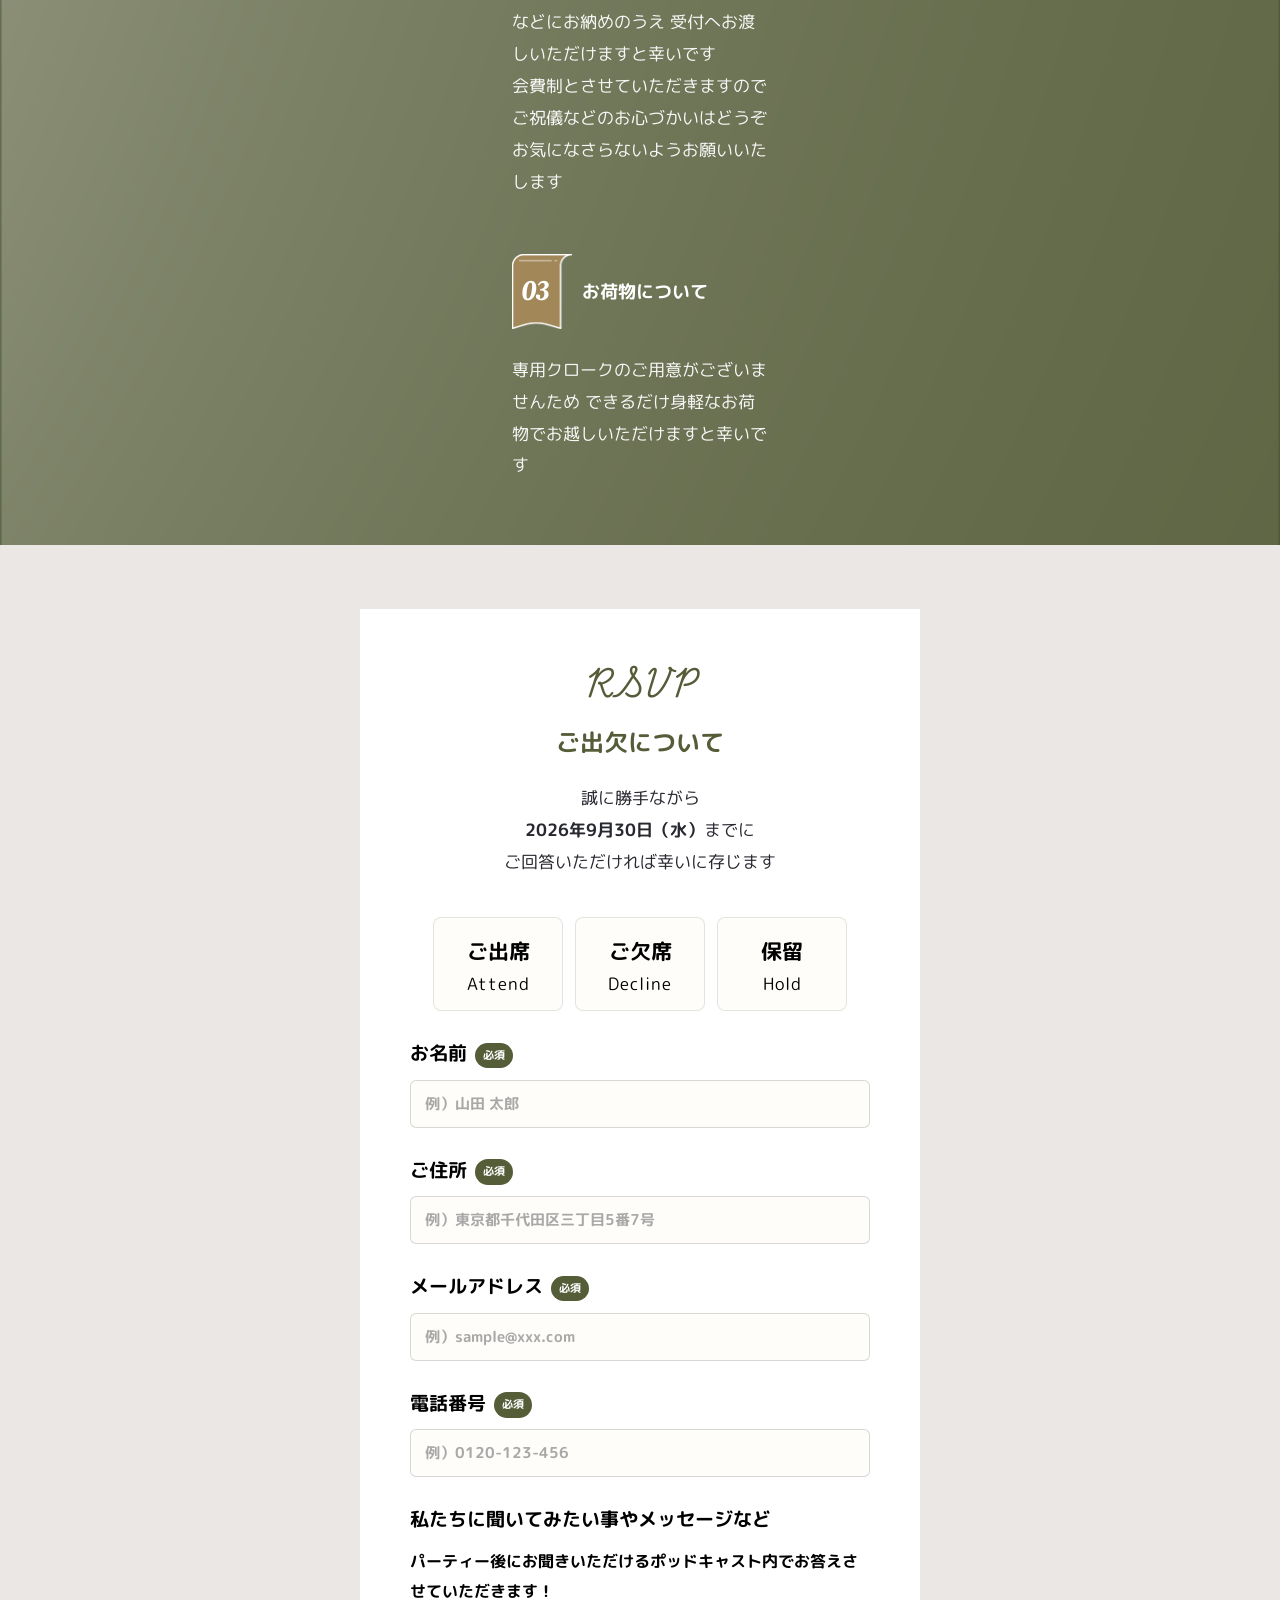
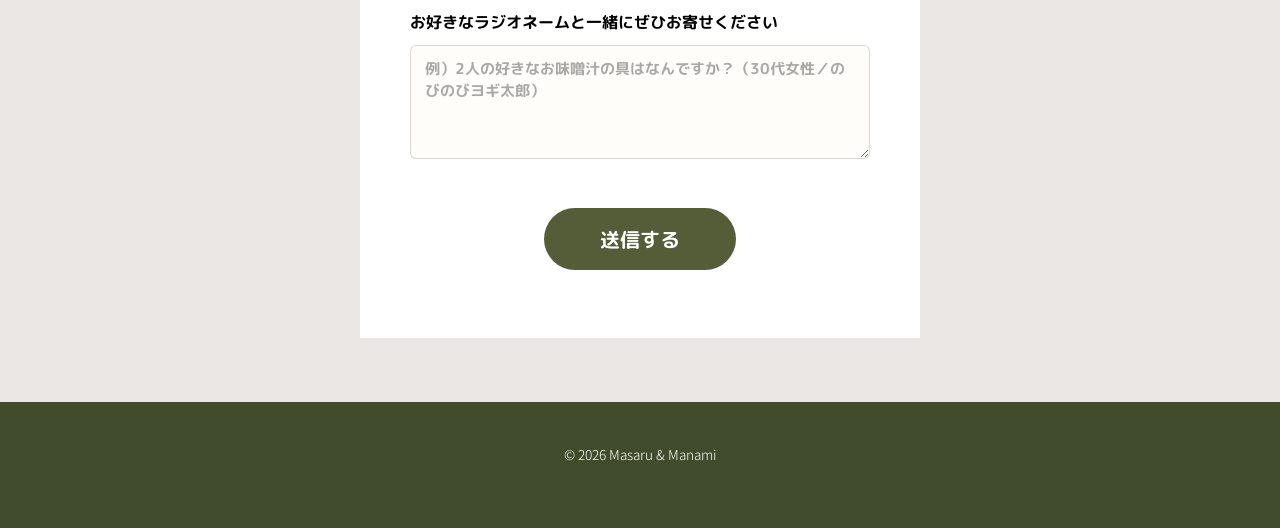
<file: invitation/index.html>
<!DOCTYPE html>
<html lang="ja">
<head>
  <meta charset="UTF-8" />
  <meta name="viewport" content="width=device-width, initial-scale=1.0" />
  <title>Masaru and Manami 5th Anniversary Party</title>

  <!-- ==========================================================
       Google Fonts の読み込み
       ※フォントの種類・太さは、Figmaのスクリーンショットが届き次第
         正確な指定に差し替えます（現状は暫定のフォントです）
  =========================================================== -->
  <!-- ==========================================================
       Google Fonts の読み込み（Figmaデザイン仕様のExcelに基づき更新）
       ・Playwrite US Trad … Wedding/Invitation/Message/Gallery/RSVP/
                              Party Information の見出し（筆記体風）
       ・Josefin Slab       … Masaru / Manami
       ・Caveat              … "and"（Figma Handの代替。手書き風）
       ・Bellota             … 5th Anniversary Party／日付／カウントダウン数字
       ・Oleo Script         … ご案内の 01/02/03
       ・M PLUS Rounded 1c   … 日本語本文・太字見出し（Tsukushi A Round Gothicの代替）
       ・Noto Sans JP(Light) … カウントダウンラベル／フッターの著作権表記
  =========================================================== -->
  <link rel="preconnect" href="https://fonts.googleapis.com">
  <link rel="preconnect" href="https://fonts.gstatic.com" crossorigin>
  <link href="https://fonts.googleapis.com/css2?family=Playwrite+US+Trad&family=Josefin+Slab:wght@400;500&family=Caveat:wght@400;600&family=Bellota:ital,wght@0,400;0,700&family=Oleo+Script&family=M+PLUS+Rounded+1c:wght@400;500;700&family=Noto+Sans+JP:wght@300;400;500;700&display=swap" rel="stylesheet">

  <!-- CSS読み込み -->
  <link rel="stylesheet" href="Invitation.css">
</head>
<body>

  <!-- ==========================================================
       ① 封筒アニメーション（オープニング演出）
       流れ：
       ① シーリングスタンプで封がされた封筒が表示される
       ② タップすると、封筒のフタが開く
          （シーリングスタンプはフタにくっついたまま、割れずに一緒についてくる）
       ③ 中の手紙（画像）が出てくる。少し長めに表示してから
          画面全体がフェードアウトする（タイミングはInvitation.js側で管理）
       修正点：
       ・開く前は手紙(envelope-letter)を完全に透明にしておき、
         フタ(envelope-flap)と重なって見える問題を解消
       ・開いた後は z-index を切り替えて、手紙がフタより
         「手前」に来るようにする（Invitation.css側で制御）
       ・手紙の中身はテキストではなく画像(images/envelope-letter.png)に変更
       ・シーリングスタンプ(images/envelope-seal.png)を追加
         → 割ったり剥がれたりはせず、スタンプ全体が「フタ」に
            そのままくっついた状態でフタと一緒に開くようにするため、
            HTML上でもフタ(envelope-flap)の中に入れている
  =========================================================== -->
  <div id="envelope-screen" class="envelope-screen">
    <div class="envelope" id="envelope">
      <div class="envelope-body"></div>
      <div class="envelope-letter">
        <!-- 手紙の中身。images/envelope-letter.png を差し替えるだけで内容を変更できる -->
        <img src="images/envelope-letter.png" alt="招待状の手紙" class="envelope-letter-img">
      </div>
      <div class="envelope-flap">
        <!-- シーリングスタンプ。フタの先端(合わせ目)に重なるように配置している。
             フタの子要素にすることで、フタが開くと一緒に回転してついてくる。
             割ったり動かしたりはせず、そのままフタにくっついている。
             envelope-seal-wrap: 位置決め専用（動かない）
             envelope-seal     : スタンプ本体の画像 -->
        <div class="envelope-seal-wrap" aria-hidden="true">
          <img src="images/envelope-seal.png" alt="" class="envelope-seal">
        </div>
      </div>
    </div>
    <p class="envelope-hint" id="envelope-hint">タップして封筒を開ける</p>
  </div>

  <main id="main-content">

    <!-- ==========================================================
         ② ヒーローセクション
         修正点：
         ・写真3枚は上下左に余白なく敷き詰め、センターラインまで拡大
         ・「wedding」は右上の角に余白なくぴったり配置(画像1枚目の上端と揃える)
         ・「invitation」は左下の角に余白なくぴったり配置(画像3枚目の下端と揃える)
    =========================================================== -->
    <section class="hero" id="hero">
      <!-- 右上の角にぴったり配置する「wedding」の縦文字（装飾なのでaria-hidden） -->
      <div class="hero-bg-text" aria-hidden="true">Wedding</div>

      <div class="hero-inner">
        <!-- 左カラム：写真3枚を上下左に余白なく敷き詰める -->
        <div class="hero-gallery">
          <img src="images/hero1.jpg" alt="お二人の写真1">
          <img src="images/hero2.jpg" alt="お二人の写真2">
          <img src="images/hero3.jpg" alt="お二人の写真3">
          <!-- 左下の角にぴったり配置する透かし文字。画像より前面(z-indexが高い)に配置している -->
          <div class="hero-watermark" aria-hidden="true">Invitation</div>
        </div>

        <div class="hero-text">
          <p class="hero-name">Masaru</p>
          <p class="hero-and">and</p>
          <p class="hero-name">Manami</p>
          <p class="hero-sub">5th Anniversary Party</p>
          <p class="hero-date">2026.11.03</p>
        </div>
      </div>

      <div class="scroll-down" aria-hidden="true"><span></span></div>
    </section>

    <!-- ==========================================================
         ③-a カウントダウン上の接続セクション
         背景色はヒーローと同じ(白)。横幅いっぱいの画像を1枚差し込める。
         images/countdown-connector-top.png を差し替えてください
    =========================================================== -->
    <section class="connector connector-top">
      <img class="connector-img" src="images/countdown-connector-top.png" alt="">
    </section>

    <!-- ==========================================================
         ③ カウントダウンセクション
         修正点：
         ・背景色を #D0ABA1 の単色にし、その上に一回り小さい写真を重ねた
         ・テキストは写真の中央ではなく、上寄せに配置
    =========================================================== -->
    <section class="countdown">
      <div class="countdown-box">
        <!-- 一回り小さく表示される写真。images/countdown-photo.jpg を差し替え -->
        <img class="countdown-photo" src="images/countdown-photo.jpg" alt="">
        <div class="countdown-text">
          <p class="countdown-label">パーティーまであと</p>
          <p class="countdown-days"><span id="cd-days">--</span> days</p>
          <p class="countdown-detail">
            <span id="cd-hours">--</span> hours
            <span id="cd-minutes">--</span> minutes
            <span id="cd-seconds">--</span> seconds
          </p>
        </div>
      </div>
    </section>

    <!-- ==========================================================
         ③-b カウントダウン下の接続セクション
         背景色はメッセージセクションと同じ。横幅いっぱいの画像を1枚と、
         その上に重なるように配置する「アクセント画像」(サイズ調整可)を1枚差し込める。
         images/countdown-connector-bottom.png / countdown-connector-accent.png を差し替えてください
    =========================================================== -->
    <section class="connector connector-bottom">
      <img class="connector-img" src="images/countdown-connector-bottom.png" alt="">
      <!-- アクセント画像：サイズや位置は Invitation.css の .connector-accent-img で調整できる -->
      <img class="connector-accent-img" src="images/countdown-connector-accent.png" alt="">
    </section>

    <!-- ==========================================================
         ④ メッセージセクション
         修正点：単色背景(#EAE7E4)の上に、サイズ調整できる
         「アクセント画像」を2枚、影なしで背景に溶け込むように配置
         images/message-accent1.png / message-accent2.jpg を差し替えてください
    =========================================================== -->
    <section class="message">
      <div class="message-content">
        <h2 class="script-heading">Message</h2>
        <!-- アクセント画像2枚は、見出しではなく本文(message-body)を基準に
             右上・左下へ配置している。位置・サイズ・角度は
             Invitation.css の .message-accent-1 / .message-accent-2 で調整できる -->
        <div class="message-body">
          <!-- アクセント1：本文の右上、時計回りに少し傾ける -->
          <img class="message-accent-img message-accent-1" src="images/message-accent1.png" alt="">
          <!-- アクセント2：本文の左下 -->
          <img class="message-accent-img message-accent-2" src="images/message-accent2.png" alt="">
          <p>お世話になっている皆さまへ</p>
          <p>このたび私たちは<br>結婚５周年を迎えることとなりました</p>
          <p>
            感謝の気持ちを込めて<br>
            ささやかなパーティーを開催いたします<br>
            大切な皆さまと穏やかな時間を<br>
            過ごせましたら幸いです
          </p>
        </div>
      </div>
    </section>

    <!-- ==========================================================
         ⑤ プロフィールセクション（コイン反転写真）
         修正点：
         ・Safari(iPhone)でも正しく表と裏が切り替わるよう
           Invitation.css側でベンダープレフィックスを追加
         ・「メッセージ」は、後日手書き文字の透過PNGをはめ込む予定
           （末尾に署名として名前も入る想定のため、名前用の画像枠は削除した）
         ・「新郎」「新婦」の文字は削除し、コインのすぐ下にメッセージ画像が来るようにした
         ・コインの右上に、円の縁に沿って曲線状の「Tap here」の文字を追加した
           （SVGのtextPathで円弧に沿わせている。装飾なのでaria-hiddenにしている）
    =========================================================== -->
    <section class="profile">
      <div class="profile-card">
        <div class="coin-wrap">
          <button type="button" class="coin" data-coin aria-label="タップして新郎の写真を切り替える">
            <span class="coin-inner">
              <span class="coin-face coin-front"><img src="images/groom-front.jpg" alt="新郎の写真（表）"></span>
              <span class="coin-face coin-back"><img src="images/groom-back.jpg" alt="新郎の写真（裏）"></span>
            </span>
          </button>
          <!-- 円の右上の縁に沿って「Tap here」を表示するSVG。
               id="tapArcGroom" は同じページ内で重複しないよう新郎用に固有の名前にしている -->
          <svg class="coin-tap-label" viewBox="0 0 260 260" aria-hidden="true">
            <path id="tapArcGroom" d="M 130,20 A 110,110 0 0 1 240,130" fill="none" />
            <text>
              <textPath href="#tapArcGroom" startOffset="50%" text-anchor="middle">Tap here</textPath>
            </text>
          </svg>
        </div>
        <!-- 手書きメッセージ(透過PNG・末尾に署名として名前も含む予定)をはめ込む枠。
             images/groom-message.png を差し替えてください -->
        <img class="profile-message-img" src="images/groom-message.png" alt="新郎からのメッセージ">
      </div>

      <div class="profile-card">
        <div class="coin-wrap">
          <button type="button" class="coin" data-coin aria-label="タップして新婦の写真を切り替える">
            <span class="coin-inner">
              <span class="coin-face coin-front"><img src="images/bride-front.jpg" alt="新婦の写真（表）"></span>
              <span class="coin-face coin-back"><img src="images/bride-back.jpg" alt="新婦の写真（裏）"></span>
            </span>
          </button>
          <svg class="coin-tap-label" viewBox="0 0 260 260" aria-hidden="true">
            <path id="tapArcBride" d="M 130,20 A 110,110 0 0 1 240,130" fill="none" />
            <text>
              <textPath href="#tapArcBride" startOffset="50%" text-anchor="middle">Tap here</textPath>
            </text>
          </svg>
        </div>
        <img class="profile-message-img" src="images/bride-message.png" alt="新婦からのメッセージ">
      </div>
    </section>

    <!-- ==========================================================
         ⑥ ギャラリーセクション
         修正点：
         ・常時オリーブ背景だったのをやめ、周りと同じ地色に変更
           （オリーブ背景はこのあとの「パーティー情報＋ご案内」へ移動）
         ・触ったら左右にドラッグでき、触っていない間は自動でスライドする
           仕組みに変更（Invitation.js側でscrollLeftを制御）
    =========================================================== -->
    <section class="gallery">
      <h2 class="script-heading">Gallery</h2>
      <div class="gallery-marquee" id="gallery-marquee">
        <div class="gallery-track" id="gallery-track">
          <img src="images/gallery1.jpg" alt="ギャラリー写真1">
          <img src="images/gallery2.jpg" alt="ギャラリー写真2">
          <img src="images/gallery3.jpg" alt="ギャラリー写真3">
          <img src="images/gallery4.jpg" alt="ギャラリー写真4">
          <img src="images/gallery5.jpg" alt="ギャラリー写真5">
          <!-- 継ぎ目なくループさせるための複製 -->
          <img src="images/gallery1.jpg" alt="" aria-hidden="true">
          <img src="images/gallery2.jpg" alt="" aria-hidden="true">
          <img src="images/gallery3.jpg" alt="" aria-hidden="true">
          <img src="images/gallery4.jpg" alt="" aria-hidden="true">
          <img src="images/gallery5.jpg" alt="" aria-hidden="true">
        </div>
      </div>
    </section>

    <!-- ==========================================================
         ⑦+⑧ パーティー情報＋アクセス＋ご案内
         修正点：
         ・オリーブ背景（画像差し込み可）を、この3セクションぶん
           まとめて1枚の背景としてかぶせる（継ぎ目が出ないように
           親要素<div class="panel-olive">でラップしている）
    =========================================================== -->
    <div class="panel-olive">
      <img class="panel-olive-img" src="images/info-bg.png" alt="">

      <div class="panel-olive-content">

        <section class="party-info">
          <h2 class="script-heading light">Party<br>Information</h2>

          <div class="info-block">
            <p class="info-title">開催日</p>
            <div class="info-divider"></div>
            <p class="info-date"><span class="info-date-num">2026</span>年 <span class="info-date-num">11</span>月 <span class="info-date-num">3</span>日 火曜日</p>
            <p class="info-time">開始時刻 <span>15:00</span></p>
            <p class="info-time-sub">受付 14:30 ／ 終了予定 18:00</p>
          </div>

          <div class="info-block">
            <p class="info-title">会場情報</p>
            <div class="info-divider"></div>
            <p class="info-venue">BIRTH LAB</p>
            <p class="info-address">
              〒106-0045<br>
              東京都港区麻布十番2-20-7<br>
              麻布十番髙木ビル 1F
            </p>
          </div>

          <div class="info-block">
            <p class="info-access-text">
              都営大江戸線／東京メトロ南北線<br>
              「麻布十番駅」1番／4番出口から<br>徒歩1分
            </p>
            <div class="map-wrapper">
              <iframe
                src="https://www.google.com/maps/embed?pb=!1m18!1m12!1m3!1d3241.9000187605357!2d139.73410297649215!3d35.654834872595735!2m3!1f0!2f0!3f0!3m2!1i1024!2i768!4f13.1!3m3!1m2!1s0x60188b5fe58bafed%3A0xb0dfc1eb5c8f2816!2sBIRTH%20LAB%20%2F%20WORK!5e0!3m2!1sja!2sjp!4v1781591691264!5m2!1sja!2sjp"
                width="100%" height="320" style="border:0;" allowfullscreen=""
                loading="lazy" referrerpolicy="no-referrer-when-downgrade"
                title="BIRTH LAB 地図"></iframe>
            </div>
          </div>
        </section>

        <!-- ==========================================================
             ⑨ ご案内セクション
             修正点：
             ・番号バッジは画像(images/guidance-number-bg.png)そのものを
               背景として使用し、色のオーバーレイは廃止した
             ・重なり順：背景色→パーティ情報〜ご案内の背景画像→
               番号バッジ画像→数字、の順になっている
        =========================================================== -->
        <section class="guidance">
          <h2 class="section-title light">ご案内</h2>
          <div class="info-divider info-divider-guidance"></div>

          <div class="guidance-item">
            <div class="guidance-heading-row">
              <div class="guidance-number">01</div>
              <p class="guidance-heading">ドレスコード（服装）</p>
            </div>
            <p class="guidance-text">
              <span class="guidance-text-label">お召し物：</span>ご友人の結婚式等に参列される際の お気に入りのドレスやスーツでお越しください
            </p>
            <p class="guidance-text">
              <span class="guidance-text-label">お足元：</span>立食パーティー形式（ソファやベンチ等のお席あり）となります<br>
              足元が疲れぬよう ローヒールや履き慣れたお靴でお越しいただいても全く問題ございません
            </p>
          </div>

          <div class="guidance-item">
            <div class="guidance-heading-row">
              <div class="guidance-number">02</div>
              <p class="guidance-heading">会費のご案内</p>
            </div>
            <p class="guidance-text">
              お一人様 15,000円<br>
              受付混雑緩和のため 会費はあらかじめ「お名前を記載した封筒」などにお納めのうえ 受付へお渡しいただけますと幸いです<br>
              会費制とさせていただきますので ご祝儀などのお心づかいはどうぞお気になさらないようお願いいたします
            </p>
          </div>

          <div class="guidance-item">
            <div class="guidance-heading-row">
              <div class="guidance-number">03</div>
              <p class="guidance-heading">お荷物について</p>
            </div>
            <p class="guidance-text">
              専用クロークのご用意がございませんため できるだけ身軽なお荷物でお越しいただけますと幸いです
            </p>
          </div>
        </section>

      </div>
    </div>

    <!-- ==========================================================
         ⑩ RSVP（出欠確認）セクション
         修正点：
         ・背景色(#EAE7E4)の上に、余白を持たせた白いカード
           （紙の出欠表のイメージ）を重ねる2階層構造に変更
         ・出欠の丸印を画像ファイル(images/rsvp-mark.png)に変更
         ・「RSVP」見出しと「ご出欠について」の行間を詰めた
         ・送信ボタンを文字より一回り大きい可変幅ボタンに変更
    =========================================================== -->
    <section class="rsvp">
      <div class="rsvp-card">
        <h2 class="script-heading">RSVP</h2>
        <p class="rsvp-lead">ご出欠について</p>
        <p class="rsvp-deadline">
          誠に勝手ながら<br>
          <strong>2026年9月30日（水）</strong>までに<br>
          ご回答いただければ幸いに存じます
        </p>

        <form id="rsvp-form" novalidate>

          <div class="attend-buttons" role="group" aria-label="ご出欠の選択">
            <button type="button" class="attend-btn" data-value="出席">
              <!-- 丸印は画像ファイル。images/rsvp-mark.png を差し替えれば見た目を変更できる -->
              <img class="attend-mark" src="images/rsvp-mark.png" alt="" aria-hidden="true">
              <span class="attend-btn-jp">ご出席</span>
              <span class="attend-btn-en">Attend</span>
            </button>

            <button type="button" class="attend-btn" data-value="欠席">
              <img class="attend-mark" src="images/rsvp-mark.png" alt="" aria-hidden="true">
              <span class="attend-btn-jp">ご欠席</span>
              <span class="attend-btn-en">Decline</span>
            </button>

            <button type="button" class="attend-btn" data-value="保留">
              <img class="attend-mark" src="images/rsvp-mark.png" alt="" aria-hidden="true">
              <span class="attend-btn-jp">保留</span>
              <span class="attend-btn-en">Hold</span>
            </button>
          </div>
          <input type="hidden" id="attendance" name="attendance" required>
          <p class="field-error" id="attendance-error">出欠を選択してください</p>

          <label for="name">お名前<span class="required-badge">必須</span></label>
          <input type="text" id="name" name="name" placeholder="例）山田 太郎" required>

          <label for="address">ご住所<span class="required-badge">必須</span></label>
          <input type="text" id="address" name="address" placeholder="例）東京都千代田区三丁目5番7号" required>

          <label for="email">メールアドレス<span class="required-badge">必須</span></label>
          <input type="email" id="email" name="email" placeholder="例）sample@xxx.com" required>

          <label for="phone">電話番号<span class="required-badge">必須</span></label>
          <input type="tel" id="phone" name="phone" placeholder="例）0120-123-456" required>

          <div id="allergy-field">
            <label for="allergy">アレルギーの有無<span class="required-badge">必須</span></label>
            <input type="text" id="allergy" name="allergy" placeholder="例）あり（甲殻類、小麦）">
          </div>

          <label for="question">私たちに聞いてみたい事やメッセージなど</label>
          <p class="field-note">
            パーティー後にお聞きいただけるポッドキャスト内でお答えさせていただきます！<br>
            お好きなラジオネームと一緒にぜひお寄せください
          </p>
          <textarea id="question" name="question" rows="4"
            placeholder="例）2人の好きなお味噌汁の具はなんですか？（30代女性／のびのびヨギ太郎）"></textarea>

          <div class="submit-wrap">
            <button type="submit" class="submit-btn" id="submit-btn">送信する</button>
          </div>
        </form>

        <p id="result-message" role="status" aria-live="polite"></p>
      </div>
    </section>

    <footer class="footer">
      <p>© 2026 Masaru &amp; Manami</p>
    </footer>

  </main>

  <script src="Invitation.js"></script>
</body>
</html>
</file>
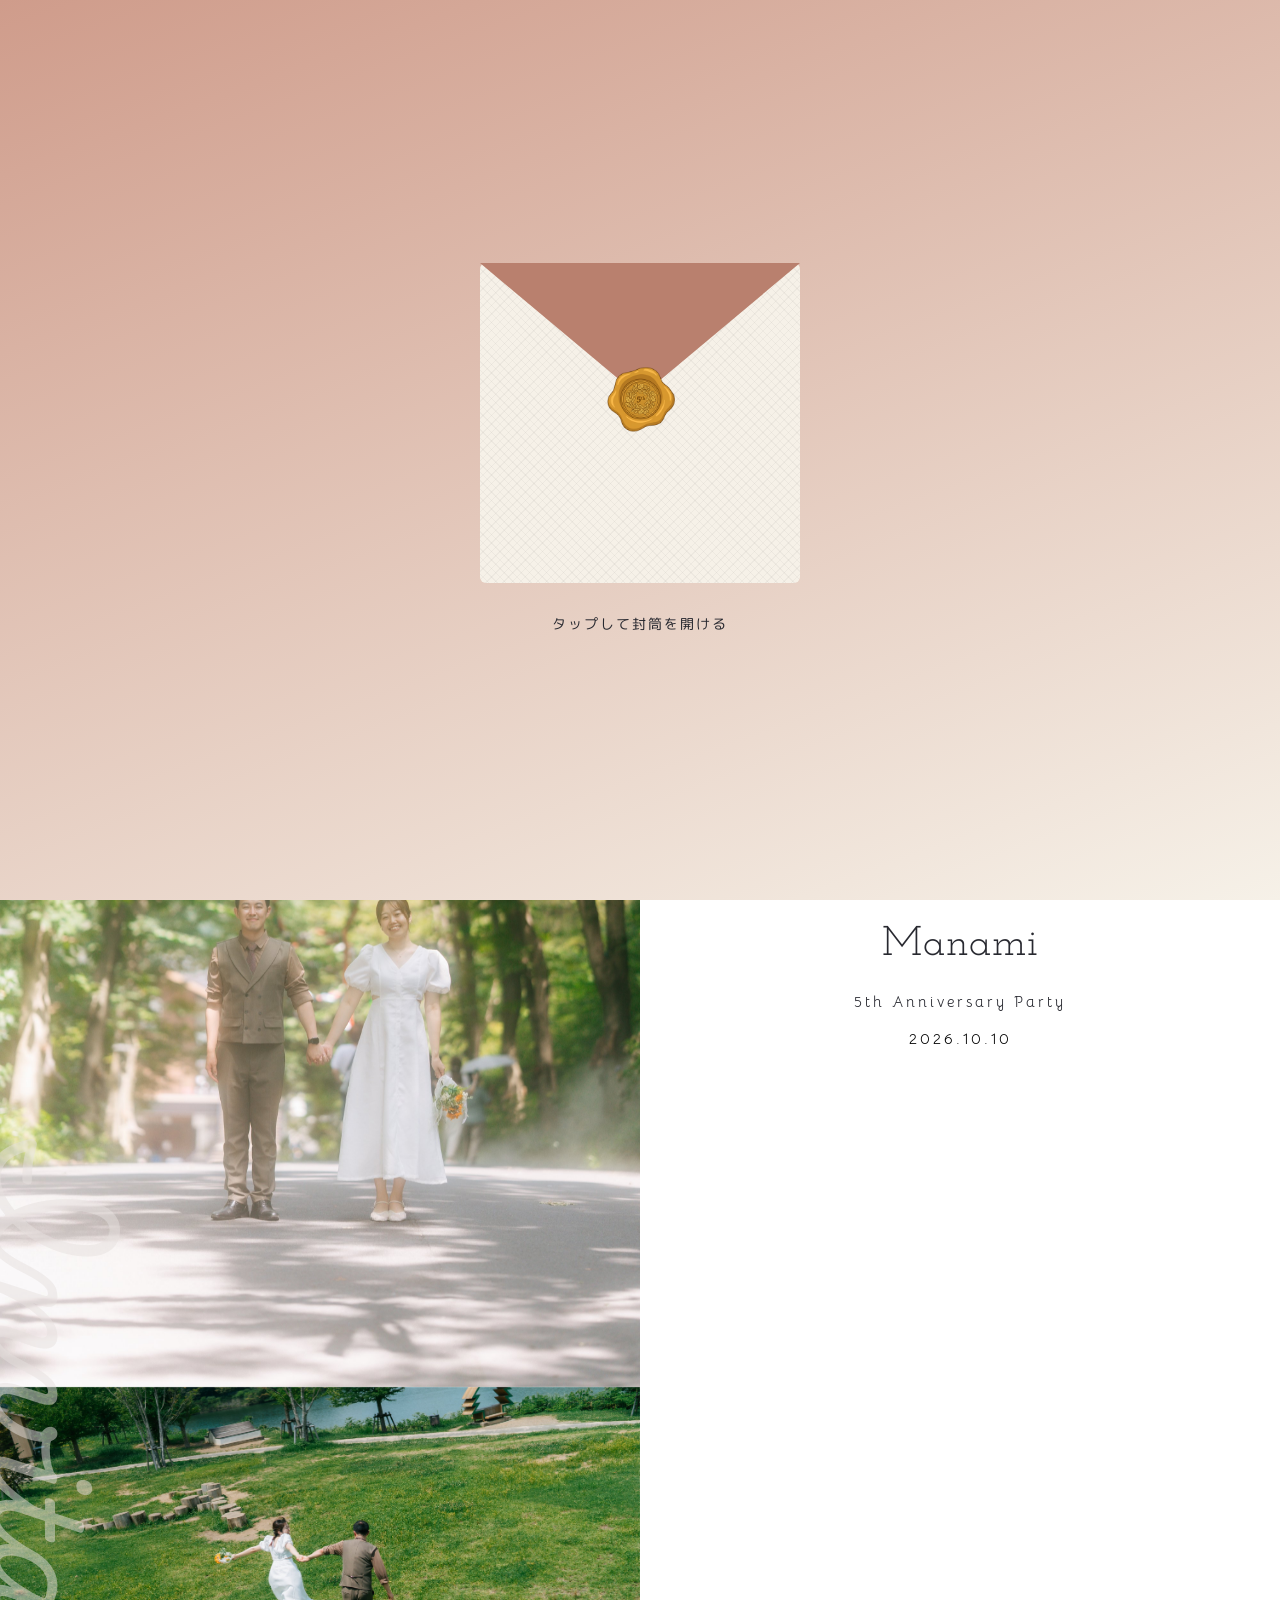
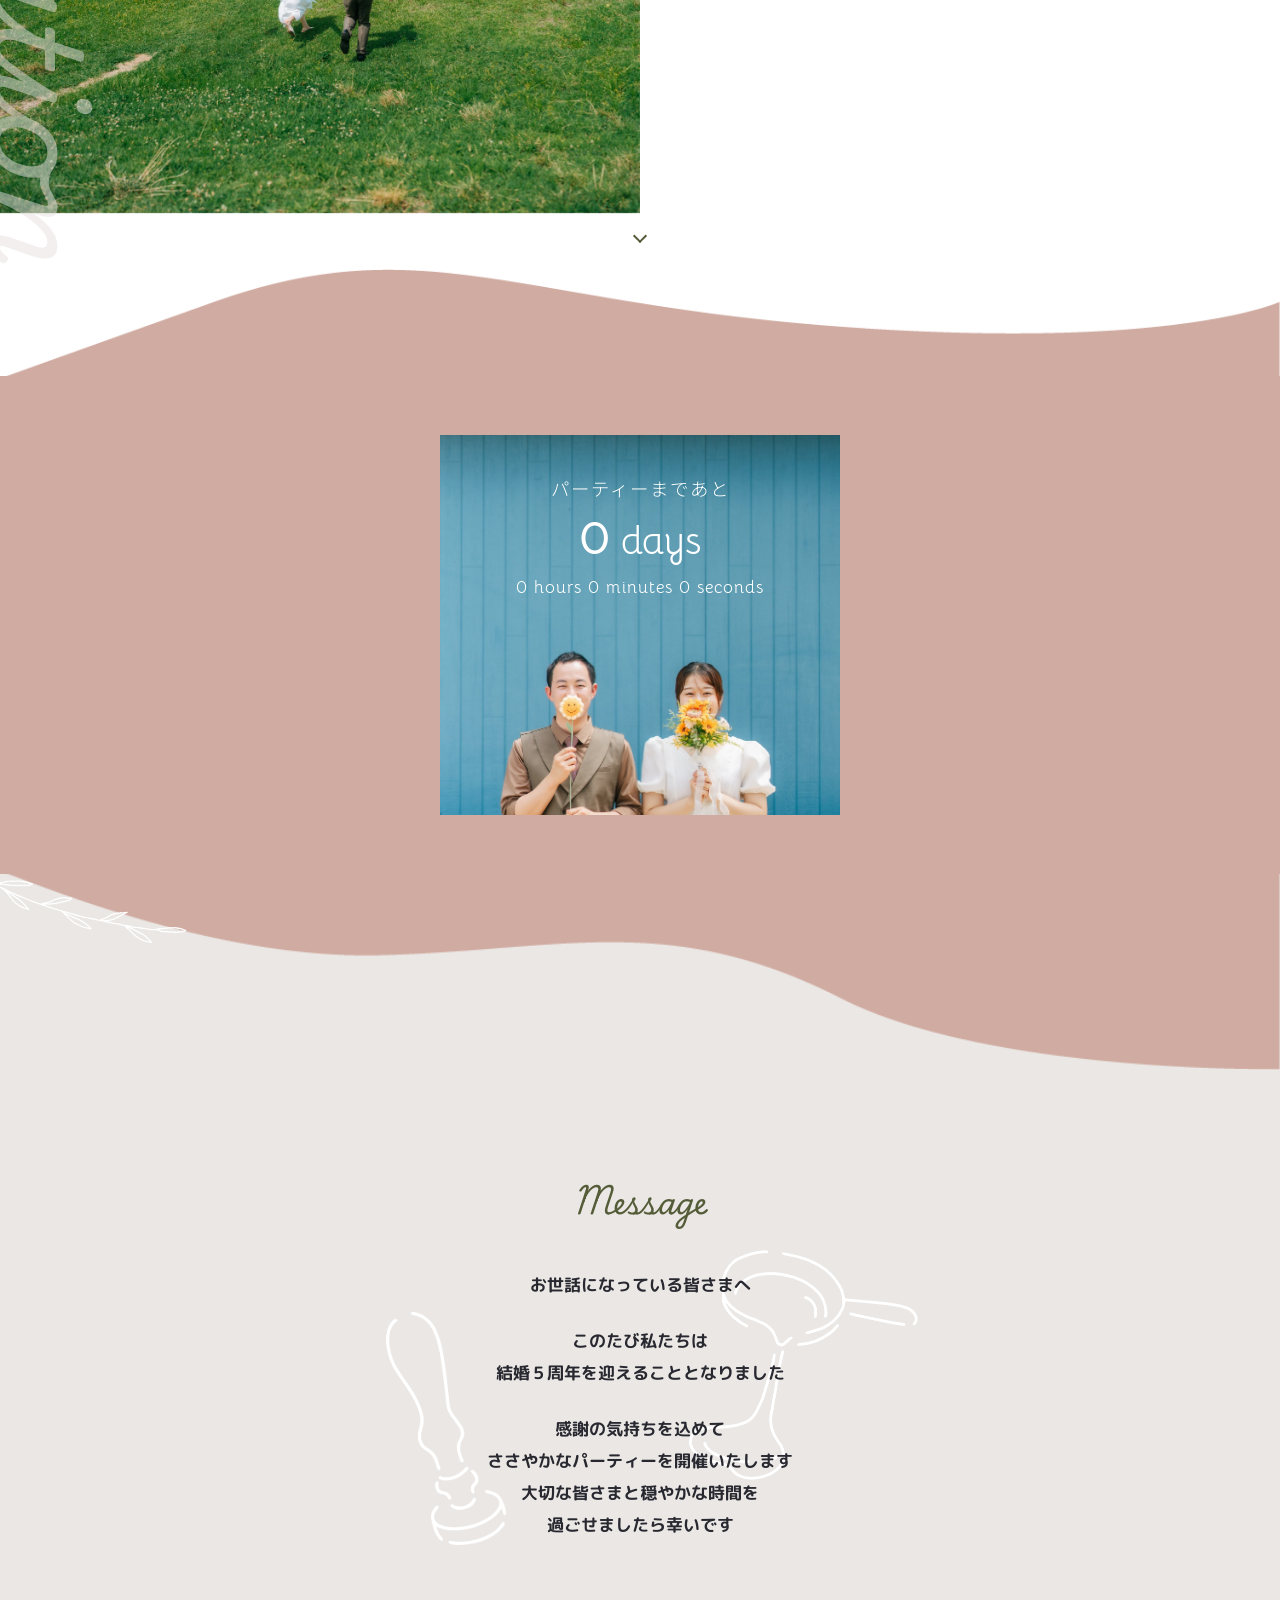
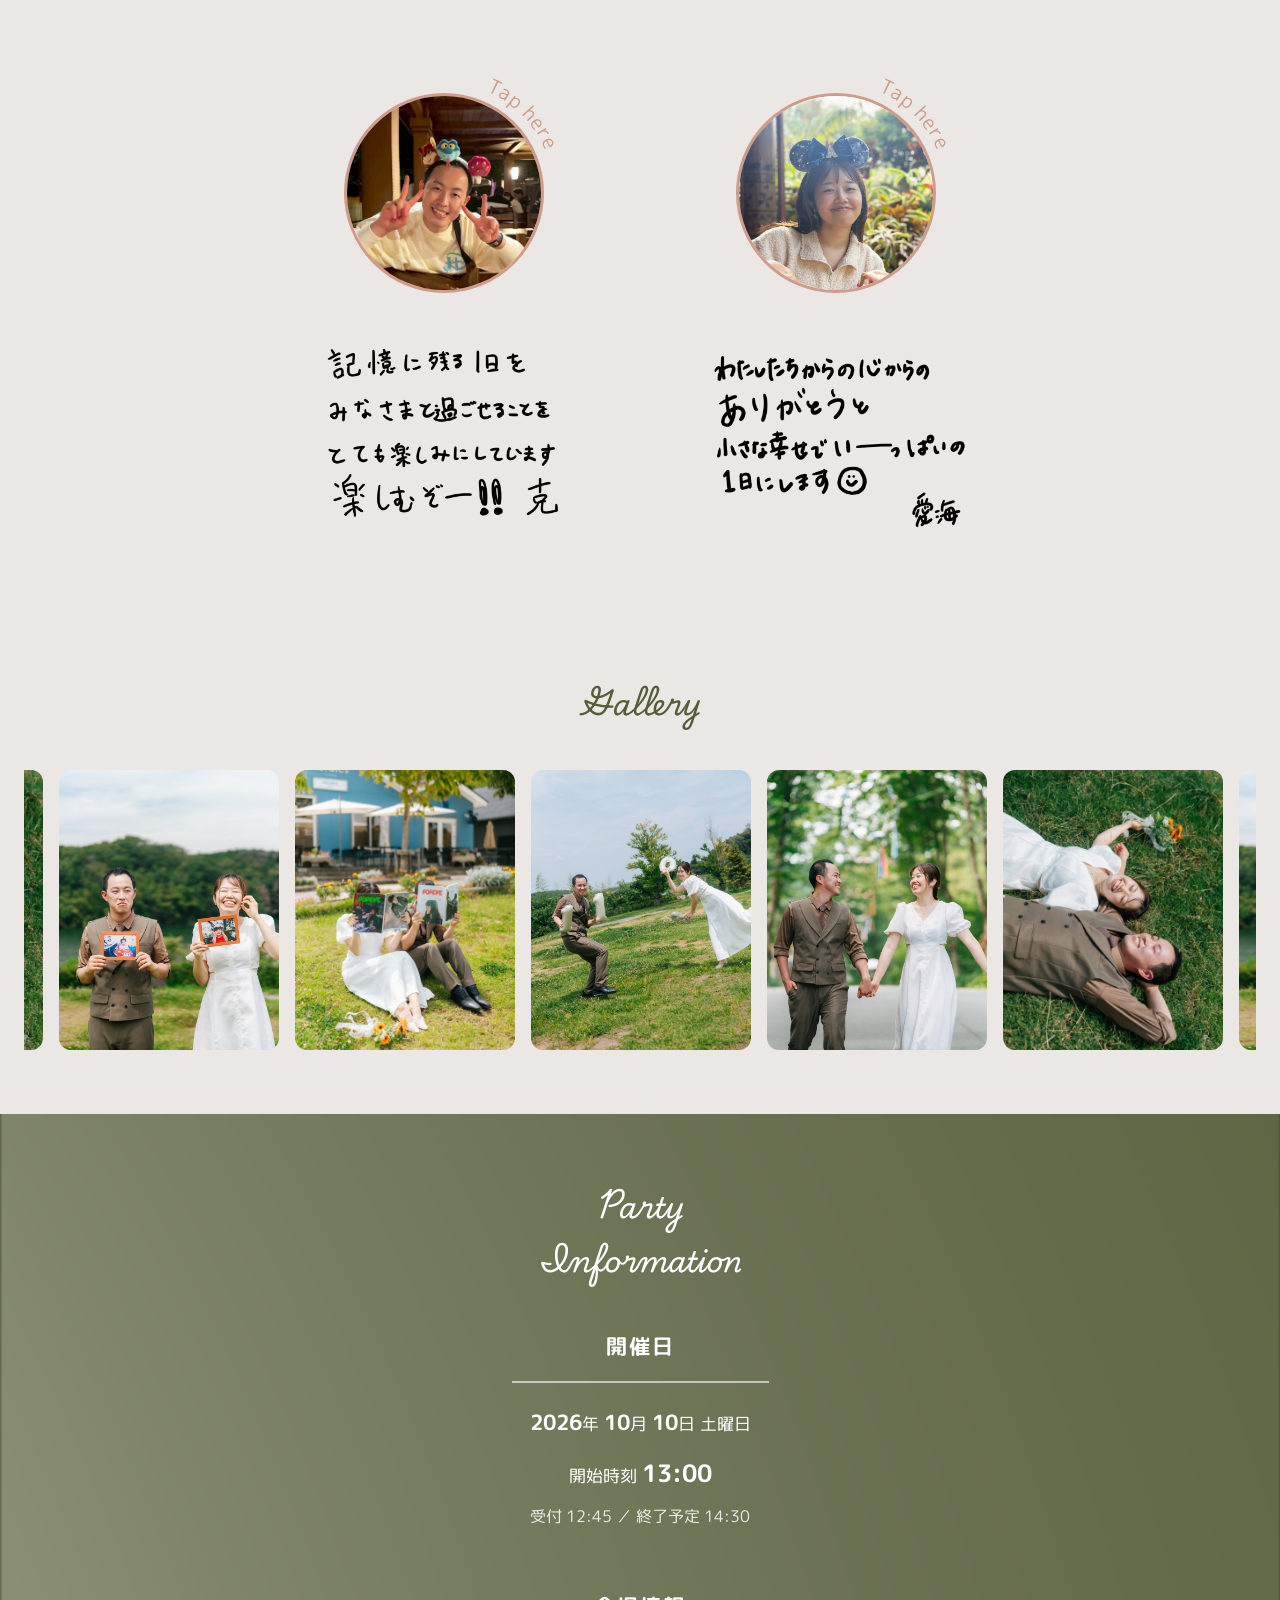
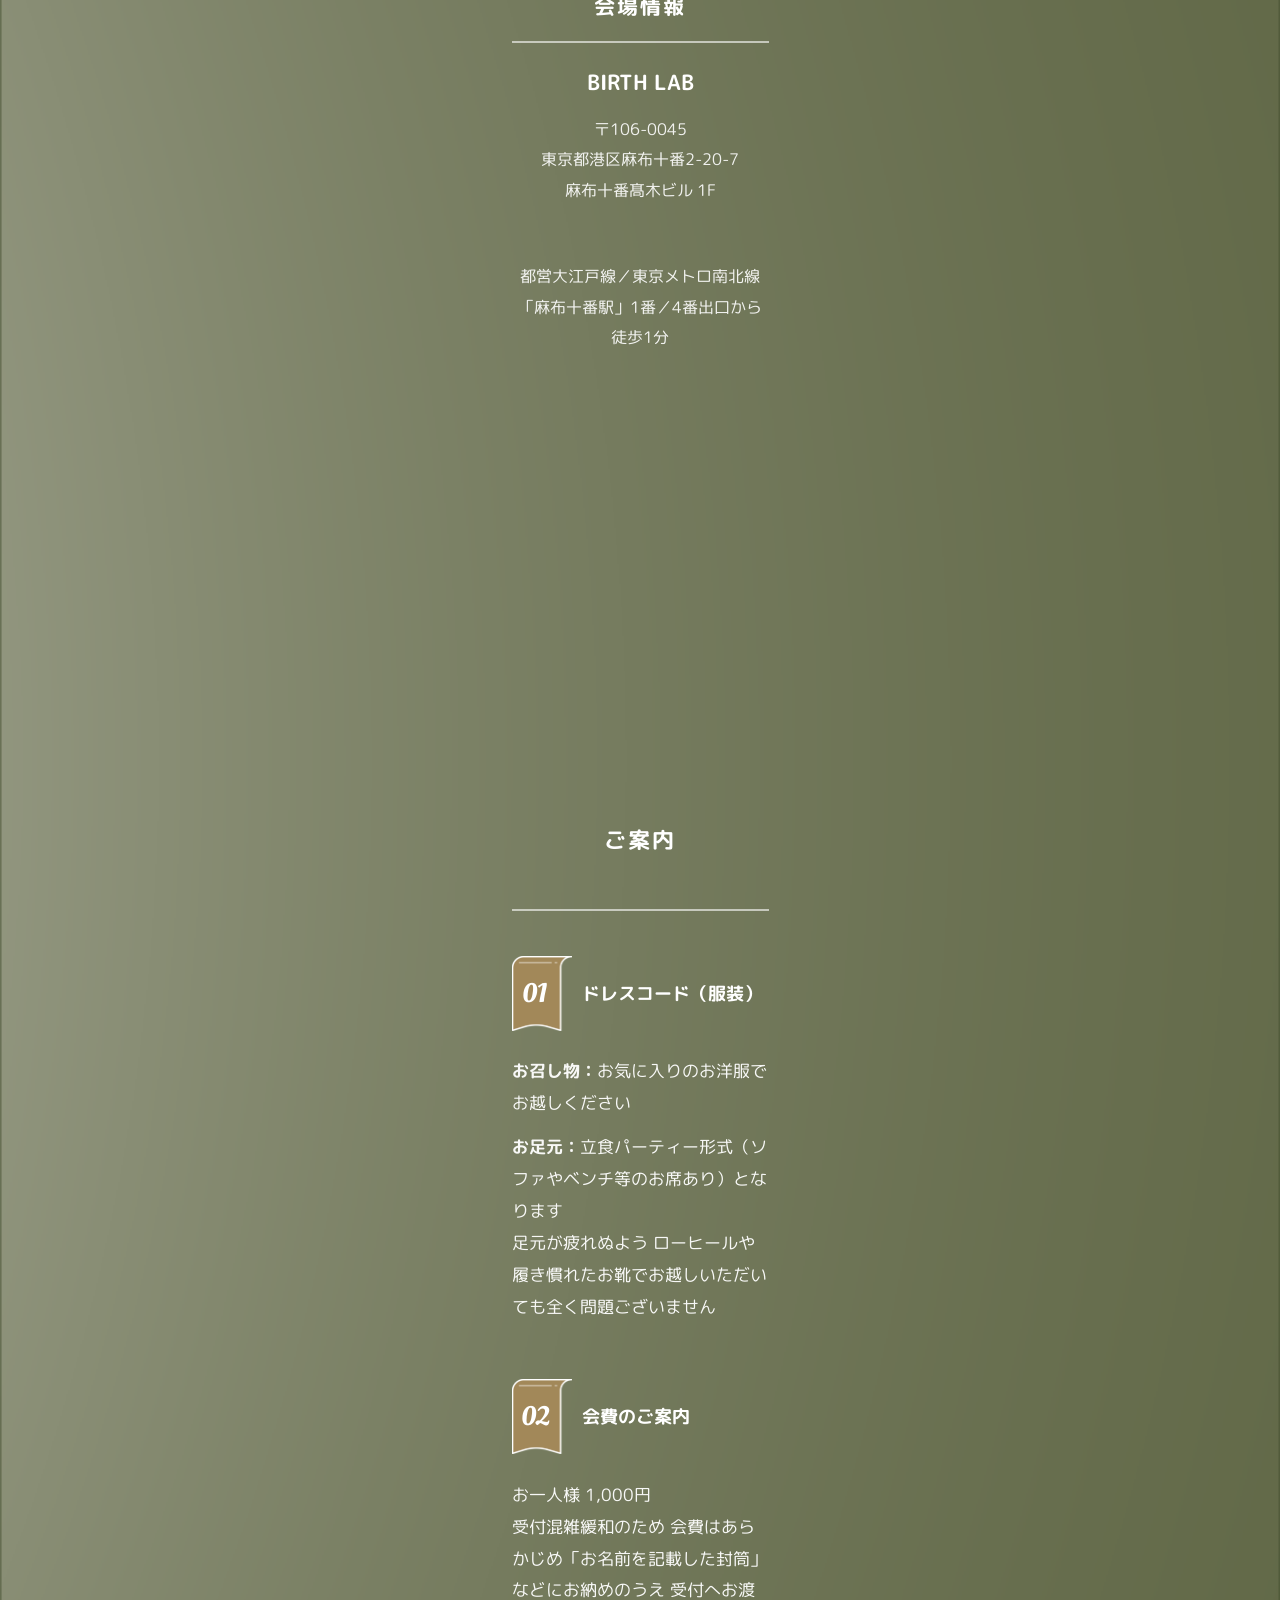
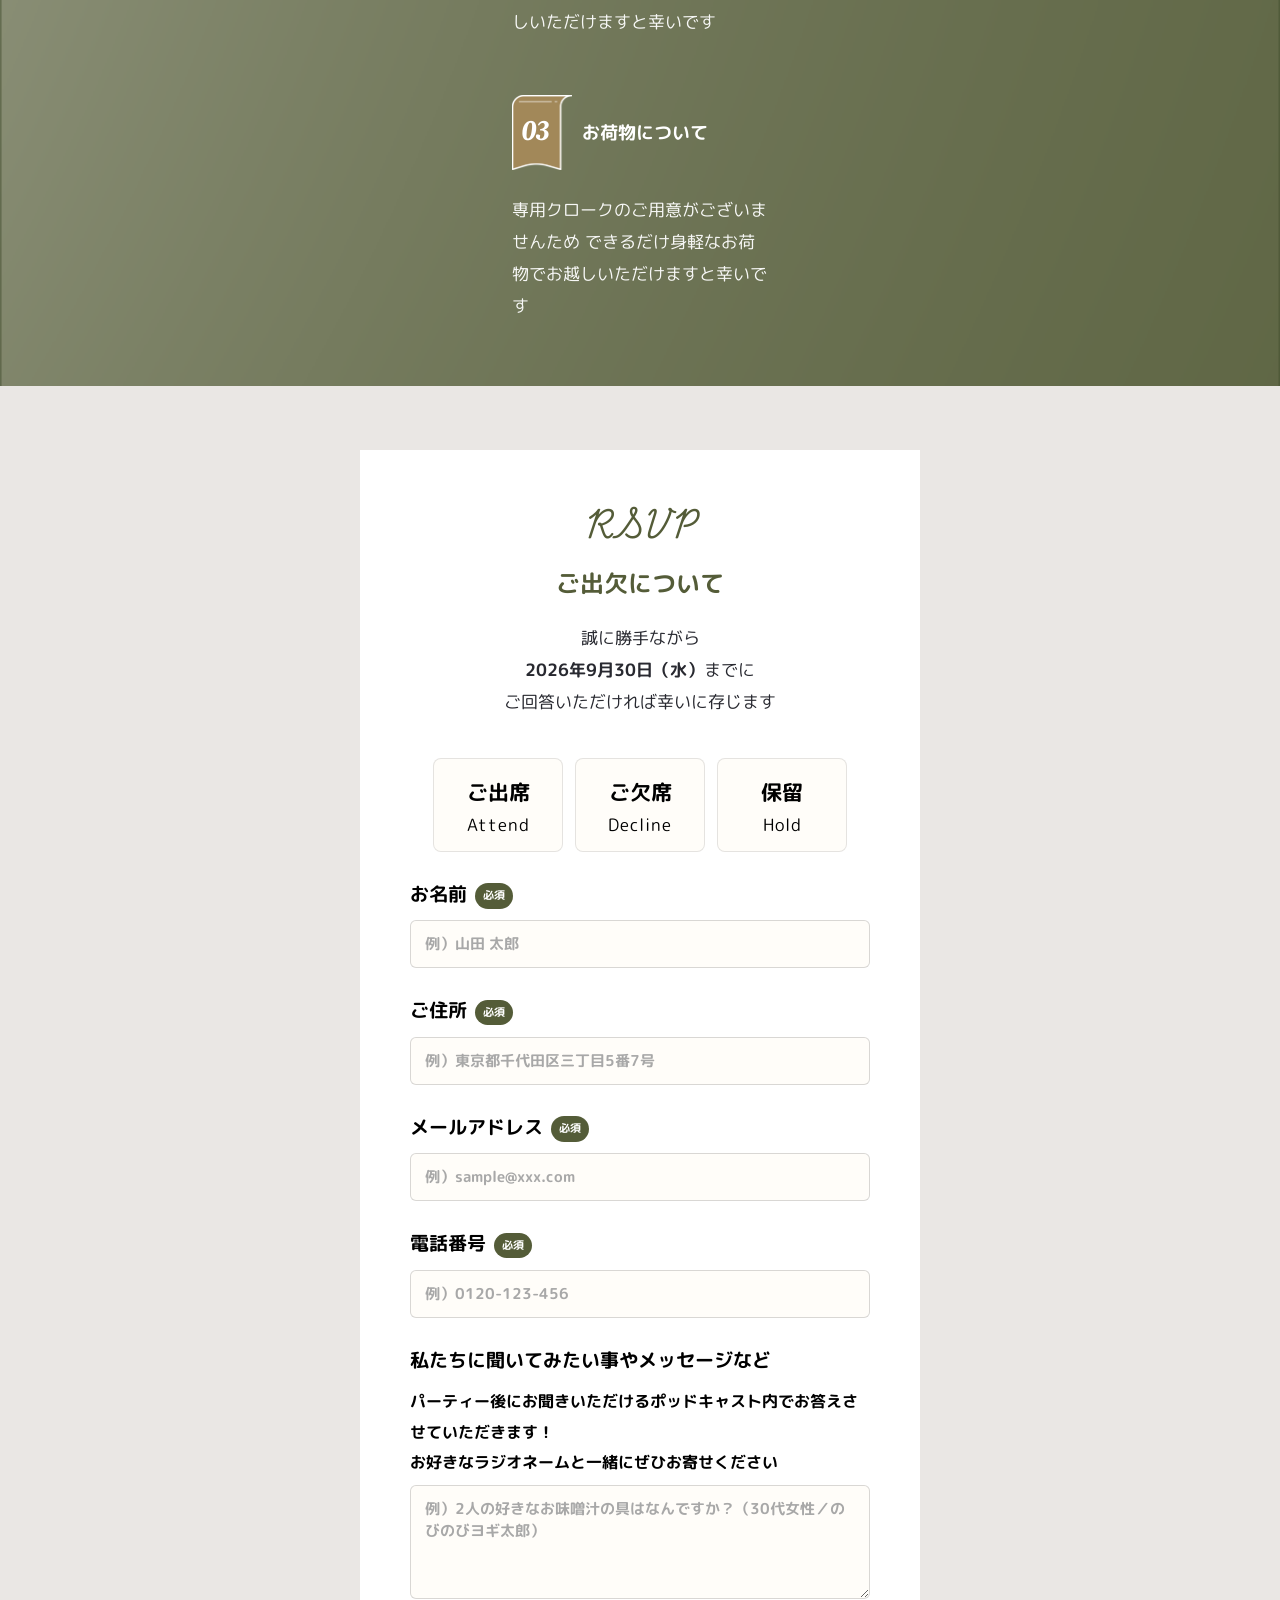
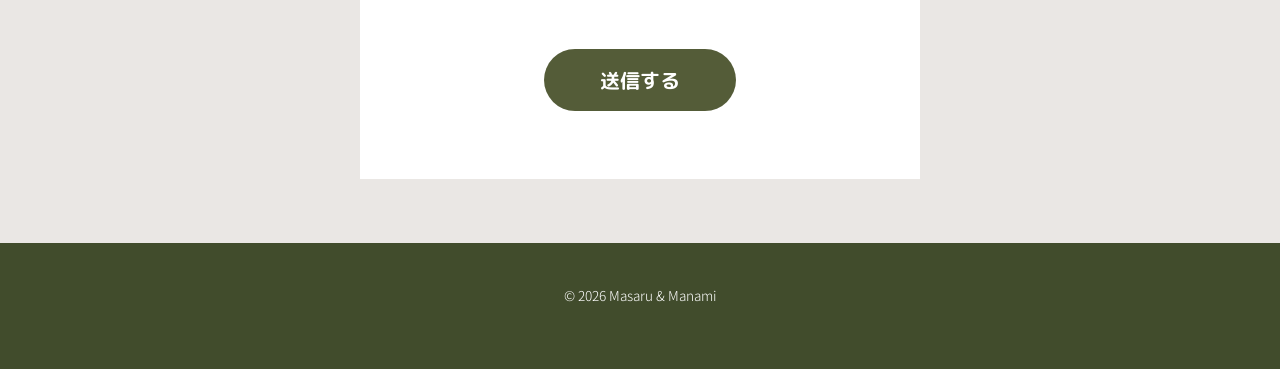
<file: pre-party/index.html>
<!DOCTYPE html>
<html lang="ja">
<head>
  <meta charset="UTF-8" />
  <meta name="viewport" content="width=device-width, initial-scale=1.0" />
  <title>Masaru and Manami 5th Anniversary Party</title>

  <!-- ==========================================================
       Google Fonts の読み込み
       ※フォントの種類・太さは、Figmaのスクリーンショットが届き次第
         正確な指定に差し替えます（現状は暫定のフォントです）
  =========================================================== -->
  <!-- ==========================================================
       Google Fonts の読み込み（Figmaデザイン仕様のExcelに基づき更新）
       ・Playwrite US Trad … Wedding/Invitation/Message/Gallery/RSVP/
                              Party Information の見出し（筆記体風）
       ・Josefin Slab       … Masaru / Manami
       ・Caveat              … "and"（Figma Handの代替。手書き風）
       ・Bellota             … 5th Anniversary Party／日付／カウントダウン数字
       ・Oleo Script         … ご案内の 01/02/03
       ・M PLUS Rounded 1c   … 日本語本文・太字見出し（Tsukushi A Round Gothicの代替）
       ・Noto Sans JP(Light) … カウントダウンラベル／フッターの著作権表記
  =========================================================== -->
  <link rel="preconnect" href="https://fonts.googleapis.com">
  <link rel="preconnect" href="https://fonts.gstatic.com" crossorigin>
  <link href="https://fonts.googleapis.com/css2?family=Playwrite+US+Trad&family=Josefin+Slab:wght@400;500&family=Caveat:wght@400;600&family=Bellota:ital,wght@0,400;0,700&family=Oleo+Script&family=M+PLUS+Rounded+1c:wght@400;500;700&family=Noto+Sans+JP:wght@300;400;500;700&display=swap" rel="stylesheet">

  <!-- CSS読み込み -->
  <link rel="stylesheet" href="Invitation.css">
</head>
<body>

  <!-- ==========================================================
       ① 封筒アニメーション（オープニング演出）
       流れ：
       ① シーリングスタンプで封がされた封筒が表示される
       ② タップすると、封筒のフタが開く
          （シーリングスタンプはフタにくっついたまま、割れずに一緒についてくる）
       ③ 中の手紙（画像）が出てくる。少し長めに表示してから
          画面全体がフェードアウトする（タイミングはInvitation.js側で管理）
       修正点：
       ・開く前は手紙(envelope-letter)を完全に透明にしておき、
         フタ(envelope-flap)と重なって見える問題を解消
       ・開いた後は z-index を切り替えて、手紙がフタより
         「手前」に来るようにする（Invitation.css側で制御）
       ・手紙の中身はテキストではなく画像(images/envelope-letter.png)に変更
       ・シーリングスタンプ(images/envelope-seal.png)を追加
         → 割ったり剥がれたりはせず、スタンプ全体が「フタ」に
            そのままくっついた状態でフタと一緒に開くようにするため、
            HTML上でもフタ(envelope-flap)の中に入れている
  =========================================================== -->
  <div id="envelope-screen" class="envelope-screen">
    <div class="envelope" id="envelope">
      <div class="envelope-body"></div>
      <div class="envelope-letter">
        <!-- 手紙の中身。images/envelope-letter.png を差し替えるだけで内容を変更できる -->
        <img src="images/envelope-letter.png" alt="招待状の手紙" class="envelope-letter-img">
      </div>
      <div class="envelope-flap">
        <!-- シーリングスタンプ。フタの先端(合わせ目)に重なるように配置している。
             フタの子要素にすることで、フタが開くと一緒に回転してついてくる。
             割ったり動かしたりはせず、そのままフタにくっついている。
             envelope-seal-wrap: 位置決め専用（動かない）
             envelope-seal     : スタンプ本体の画像 -->
        <div class="envelope-seal-wrap" aria-hidden="true">
          <img src="images/envelope-seal.png" alt="" class="envelope-seal">
        </div>
      </div>
    </div>
    <p class="envelope-hint" id="envelope-hint">タップして封筒を開ける</p>
  </div>

  <main id="main-content">

    <!-- ==========================================================
         ② ヒーローセクション
         修正点：
         ・写真3枚は上下左に余白なく敷き詰め、センターラインまで拡大
         ・「wedding」は右上の角に余白なくぴったり配置(画像1枚目の上端と揃える)
         ・「invitation」は左下の角に余白なくぴったり配置(画像3枚目の下端と揃える)
    =========================================================== -->
    <section class="hero" id="hero">
      <!-- 右上の角にぴったり配置する「wedding」の縦文字（装飾なのでaria-hidden） -->
      <div class="hero-bg-text" aria-hidden="true">Wedding</div>

      <div class="hero-inner">
        <!-- 左カラム：写真3枚を上下左に余白なく敷き詰める -->
        <div class="hero-gallery">
          <img src="images/hero1.jpg" alt="お二人の写真1">
          <img src="images/hero2.jpg" alt="お二人の写真2">
          <img src="images/hero3.jpg" alt="お二人の写真3">
          <!-- 左下の角にぴったり配置する透かし文字。画像より前面(z-indexが高い)に配置している -->
          <div class="hero-watermark" aria-hidden="true">Invitation</div>
        </div>

        <div class="hero-text">
          <p class="hero-name">Masaru</p>
          <p class="hero-and">and</p>
          <p class="hero-name">Manami</p>
          <p class="hero-sub">5th Anniversary Party</p>
          <p class="hero-date">2026.10.10</p>
        </div>
      </div>

      <div class="scroll-down" aria-hidden="true"><span></span></div>
    </section>

    <!-- ==========================================================
         ③-a カウントダウン上の接続セクション
         背景色はヒーローと同じ(白)。横幅いっぱいの画像を1枚差し込める。
         images/countdown-connector-top.png を差し替えてください
    =========================================================== -->
    <section class="connector connector-top">
      <img class="connector-img" src="images/countdown-connector-top.png" alt="">
    </section>

    <!-- ==========================================================
         ③ カウントダウンセクション
         修正点：
         ・背景色を #D0ABA1 の単色にし、その上に一回り小さい写真を重ねた
         ・テキストは写真の中央ではなく、上寄せに配置
    =========================================================== -->
    <section class="countdown">
      <div class="countdown-box">
        <!-- 一回り小さく表示される写真。images/countdown-photo.jpg を差し替え -->
        <img class="countdown-photo" src="images/countdown-photo.jpg" alt="">
        <div class="countdown-text">
          <p class="countdown-label">パーティーまであと</p>
          <p class="countdown-days"><span id="cd-days">--</span> days</p>
          <p class="countdown-detail">
            <span id="cd-hours">--</span> hours
            <span id="cd-minutes">--</span> minutes
            <span id="cd-seconds">--</span> seconds
          </p>
        </div>
      </div>
    </section>

    <!-- ==========================================================
         ③-b カウントダウン下の接続セクション
         背景色はメッセージセクションと同じ。横幅いっぱいの画像を1枚と、
         その上に重なるように配置する「アクセント画像」(サイズ調整可)を1枚差し込める。
         images/countdown-connector-bottom.png / countdown-connector-accent.png を差し替えてください
    =========================================================== -->
    <section class="connector connector-bottom">
      <img class="connector-img" src="images/countdown-connector-bottom.png" alt="">
      <!-- アクセント画像：サイズや位置は Invitation.css の .connector-accent-img で調整できる -->
      <img class="connector-accent-img" src="images/countdown-connector-accent.png" alt="">
    </section>

    <!-- ==========================================================
         ④ メッセージセクション
         修正点：単色背景(#EAE7E4)の上に、サイズ調整できる
         「アクセント画像」を2枚、影なしで背景に溶け込むように配置
         images/message-accent1.png / message-accent2.jpg を差し替えてください
    =========================================================== -->
    <section class="message">
      <div class="message-content">
        <h2 class="script-heading">Message</h2>
        <!-- アクセント画像2枚は、見出しではなく本文(message-body)を基準に
             右上・左下へ配置している。位置・サイズ・角度は
             Invitation.css の .message-accent-1 / .message-accent-2 で調整できる -->
        <div class="message-body">
          <!-- アクセント1：本文の右上、時計回りに少し傾ける -->
          <img class="message-accent-img message-accent-1" src="images/message-accent1.png" alt="">
          <!-- アクセント2：本文の左下 -->
          <img class="message-accent-img message-accent-2" src="images/message-accent2.png" alt="">
          <p>お世話になっている皆さまへ</p>
          <p>このたび私たちは<br>結婚５周年を迎えることとなりました</p>
          <p>
            感謝の気持ちを込めて<br>
            ささやかなパーティーを開催いたします<br>
            大切な皆さまと穏やかな時間を<br>
            過ごせましたら幸いです
          </p>
        </div>
      </div>
    </section>

    <!-- ==========================================================
         ⑤ プロフィールセクション（コイン反転写真）
         修正点：
         ・Safari(iPhone)でも正しく表と裏が切り替わるよう
           Invitation.css側でベンダープレフィックスを追加
         ・「メッセージ」は、後日手書き文字の透過PNGをはめ込む予定
           （末尾に署名として名前も入る想定のため、名前用の画像枠は削除した）
         ・「新郎」「新婦」の文字は削除し、コインのすぐ下にメッセージ画像が来るようにした
         ・コインの右上に、円の縁に沿って曲線状の「Tap here」の文字を追加した
           （SVGのtextPathで円弧に沿わせている。装飾なのでaria-hiddenにしている）
    =========================================================== -->
    <section class="profile">
      <div class="profile-card">
        <div class="coin-wrap">
          <button type="button" class="coin" data-coin aria-label="タップして新郎の写真を切り替える">
            <span class="coin-inner">
              <span class="coin-face coin-front"><img src="images/groom-front.jpg" alt="新郎の写真（表）"></span>
              <span class="coin-face coin-back"><img src="images/groom-back.jpg" alt="新郎の写真（裏）"></span>
            </span>
          </button>
          <!-- 円の右上の縁に沿って「Tap here」を表示するSVG。
               id="tapArcGroom" は同じページ内で重複しないよう新郎用に固有の名前にしている -->
          <svg class="coin-tap-label" viewBox="0 0 260 260" aria-hidden="true">
            <path id="tapArcGroom" d="M 130,20 A 110,110 0 0 1 240,130" fill="none" />
            <text>
              <textPath href="#tapArcGroom" startOffset="50%" text-anchor="middle">Tap here</textPath>
            </text>
          </svg>
        </div>
        <!-- 手書きメッセージ(透過PNG・末尾に署名として名前も含む予定)をはめ込む枠。
             images/groom-message.png を差し替えてください -->
        <img class="profile-message-img" src="images/groom-message.png" alt="新郎からのメッセージ">
      </div>

      <div class="profile-card">
        <div class="coin-wrap">
          <button type="button" class="coin" data-coin aria-label="タップして新婦の写真を切り替える">
            <span class="coin-inner">
              <span class="coin-face coin-front"><img src="images/bride-front.jpg" alt="新婦の写真（表）"></span>
              <span class="coin-face coin-back"><img src="images/bride-back.jpg" alt="新婦の写真（裏）"></span>
            </span>
          </button>
          <svg class="coin-tap-label" viewBox="0 0 260 260" aria-hidden="true">
            <path id="tapArcBride" d="M 130,20 A 110,110 0 0 1 240,130" fill="none" />
            <text>
              <textPath href="#tapArcBride" startOffset="50%" text-anchor="middle">Tap here</textPath>
            </text>
          </svg>
        </div>
        <img class="profile-message-img" src="images/bride-message.png" alt="新婦からのメッセージ">
      </div>
    </section>

    <!-- ==========================================================
         ⑥ ギャラリーセクション
         修正点：
         ・常時オリーブ背景だったのをやめ、周りと同じ地色に変更
           （オリーブ背景はこのあとの「パーティー情報＋ご案内」へ移動）
         ・触ったら左右にドラッグでき、触っていない間は自動でスライドする
           仕組みに変更（Invitation.js側でscrollLeftを制御）
    =========================================================== -->
    <section class="gallery">
      <h2 class="script-heading">Gallery</h2>
      <div class="gallery-marquee" id="gallery-marquee">
        <div class="gallery-track" id="gallery-track">
          <img src="images/gallery1.jpg" alt="ギャラリー写真1">
          <img src="images/gallery2.jpg" alt="ギャラリー写真2">
          <img src="images/gallery3.jpg" alt="ギャラリー写真3">
          <img src="images/gallery4.jpg" alt="ギャラリー写真4">
          <img src="images/gallery5.jpg" alt="ギャラリー写真5">
          <!-- 継ぎ目なくループさせるための複製 -->
          <img src="images/gallery1.jpg" alt="" aria-hidden="true">
          <img src="images/gallery2.jpg" alt="" aria-hidden="true">
          <img src="images/gallery3.jpg" alt="" aria-hidden="true">
          <img src="images/gallery4.jpg" alt="" aria-hidden="true">
          <img src="images/gallery5.jpg" alt="" aria-hidden="true">
        </div>
      </div>
    </section>

    <!-- ==========================================================
         ⑦+⑧ パーティー情報＋アクセス＋ご案内
         修正点：
         ・オリーブ背景（画像差し込み可）を、この3セクションぶん
           まとめて1枚の背景としてかぶせる（継ぎ目が出ないように
           親要素<div class="panel-olive">でラップしている）
    =========================================================== -->
    <div class="panel-olive">
      <img class="panel-olive-img" src="images/info-bg.png" alt="">

      <div class="panel-olive-content">

        <section class="party-info">
          <h2 class="script-heading light">Party<br>Information</h2>

          <div class="info-block">
            <p class="info-title">開催日</p>
            <div class="info-divider"></div>
            <p class="info-date"><span class="info-date-num">2026</span>年 <span class="info-date-num">10</span>月 <span class="info-date-num">10</span>日 土曜日</p>
            <p class="info-time">開始時刻 <span>13:00</span></p>
            <p class="info-time-sub">受付 12:45 ／ 終了予定 14:30</p>
          </div>

          <div class="info-block">
            <p class="info-title">会場情報</p>
            <div class="info-divider"></div>
            <p class="info-venue">BIRTH LAB</p>
            <p class="info-address">
              〒106-0045<br>
              東京都港区麻布十番2-20-7<br>
              麻布十番髙木ビル 1F
            </p>
          </div>

          <div class="info-block">
            <p class="info-access-text">
              都営大江戸線／東京メトロ南北線<br>
              「麻布十番駅」1番／4番出口から<br>徒歩1分
            </p>
            <div class="map-wrapper">
              <iframe
                src="https://www.google.com/maps/embed?pb=!1m18!1m12!1m3!1d3241.9000187605357!2d139.73410297649215!3d35.654834872595735!2m3!1f0!2f0!3f0!3m2!1i1024!2i768!4f13.1!3m3!1m2!1s0x60188b5fe58bafed%3A0xb0dfc1eb5c8f2816!2sBIRTH%20LAB%20%2F%20WORK!5e0!3m2!1sja!2sjp!4v1781591691264!5m2!1sja!2sjp"
                width="100%" height="320" style="border:0;" allowfullscreen=""
                loading="lazy" referrerpolicy="no-referrer-when-downgrade"
                title="BIRTH LAB 地図"></iframe>
            </div>
          </div>
        </section>

        <!-- ==========================================================
             ⑨ ご案内セクション
             修正点：
             ・番号バッジは画像(images/guidance-number-bg.png)そのものを
               背景として使用し、色のオーバーレイは廃止した
             ・重なり順：背景色→パーティ情報〜ご案内の背景画像→
               番号バッジ画像→数字、の順になっている
        =========================================================== -->
        <section class="guidance">
          <h2 class="section-title light">ご案内</h2>
          <div class="info-divider info-divider-guidance"></div>

          <div class="guidance-item">
            <div class="guidance-heading-row">
              <div class="guidance-number">01</div>
              <p class="guidance-heading">ドレスコード（服装）</p>
            </div>
            <p class="guidance-text">
              <span class="guidance-text-label">お召し物：</span>お気に入りのお洋服でお越しください
            </p>
            <p class="guidance-text">
              <span class="guidance-text-label">お足元：</span>立食パーティー形式（ソファやベンチ等のお席あり）となります<br>
              足元が疲れぬよう ローヒールや履き慣れたお靴でお越しいただいても全く問題ございません
            </p>
          </div>

          <div class="guidance-item">
            <div class="guidance-heading-row">
              <div class="guidance-number">02</div>
              <p class="guidance-heading">会費のご案内</p>
            </div>
            <p class="guidance-text">
              お一人様 1,000円<br>
              受付混雑緩和のため 会費はあらかじめ「お名前を記載した封筒」などにお納めのうえ 受付へお渡しいただけますと幸いです
            </p>
          </div>

          <div class="guidance-item">
            <div class="guidance-heading-row">
              <div class="guidance-number">03</div>
              <p class="guidance-heading">お荷物について</p>
            </div>
            <p class="guidance-text">
              専用クロークのご用意がございませんため できるだけ身軽なお荷物でお越しいただけますと幸いです
            </p>
          </div>
        </section>

      </div>
    </div>

    <!-- ==========================================================
         ⑩ RSVP（出欠確認）セクション
         修正点：
         ・背景色(#EAE7E4)の上に、余白を持たせた白いカード
           （紙の出欠表のイメージ）を重ねる2階層構造に変更
         ・出欠の丸印を画像ファイル(images/rsvp-mark.png)に変更
         ・「RSVP」見出しと「ご出欠について」の行間を詰めた
         ・送信ボタンを文字より一回り大きい可変幅ボタンに変更
    =========================================================== -->
    <section class="rsvp">
      <div class="rsvp-card">
        <h2 class="script-heading">RSVP</h2>
        <p class="rsvp-lead">ご出欠について</p>
        <p class="rsvp-deadline">
          誠に勝手ながら<br>
          <strong>2026年9月30日（水）</strong>までに<br>
          ご回答いただければ幸いに存じます
        </p>

        <form id="rsvp-form" novalidate>

          <div class="attend-buttons" role="group" aria-label="ご出欠の選択">
            <button type="button" class="attend-btn" data-value="出席">
              <!-- 丸印は画像ファイル。images/rsvp-mark.png を差し替えれば見た目を変更できる -->
              <img class="attend-mark" src="images/rsvp-mark.png" alt="" aria-hidden="true">
              <span class="attend-btn-jp">ご出席</span>
              <span class="attend-btn-en">Attend</span>
            </button>

            <button type="button" class="attend-btn" data-value="欠席">
              <img class="attend-mark" src="images/rsvp-mark.png" alt="" aria-hidden="true">
              <span class="attend-btn-jp">ご欠席</span>
              <span class="attend-btn-en">Decline</span>
            </button>

            <button type="button" class="attend-btn" data-value="保留">
              <img class="attend-mark" src="images/rsvp-mark.png" alt="" aria-hidden="true">
              <span class="attend-btn-jp">保留</span>
              <span class="attend-btn-en">Hold</span>
            </button>
          </div>
          <input type="hidden" id="attendance" name="attendance" required>
          <p class="field-error" id="attendance-error">出欠を選択してください</p>

          <label for="name">お名前<span class="required-badge">必須</span></label>
          <input type="text" id="name" name="name" placeholder="例）山田 太郎" required>

          <label for="address">ご住所<span class="required-badge">必須</span></label>
          <input type="text" id="address" name="address" placeholder="例）東京都千代田区三丁目5番7号" required>

          <label for="email">メールアドレス<span class="required-badge">必須</span></label>
          <input type="email" id="email" name="email" placeholder="例）sample@xxx.com" required>

          <label for="phone">電話番号<span class="required-badge">必須</span></label>
          <input type="tel" id="phone" name="phone" placeholder="例）0120-123-456" required>

          <div id="allergy-field">
            <label for="allergy">アレルギーの有無<span class="required-badge">必須</span></label>
            <input type="text" id="allergy" name="allergy" placeholder="例）あり（甲殻類、小麦）">
          </div>

          <label for="question">私たちに聞いてみたい事やメッセージなど</label>
          <p class="field-note">
            パーティー後にお聞きいただけるポッドキャスト内でお答えさせていただきます！<br>
            お好きなラジオネームと一緒にぜひお寄せください
          </p>
          <textarea id="question" name="question" rows="4"
            placeholder="例）2人の好きなお味噌汁の具はなんですか？（30代女性／のびのびヨギ太郎）"></textarea>

          <div class="submit-wrap">
            <button type="submit" class="submit-btn" id="submit-btn">送信する</button>
          </div>
        </form>

        <p id="result-message" role="status" aria-live="polite"></p>
      </div>
    </section>

    <footer class="footer">
      <p>© 2026 Masaru &amp; Manami</p>
    </footer>

  </main>

  <script src="Invitation.js"></script>
</body>
</html>
</file>
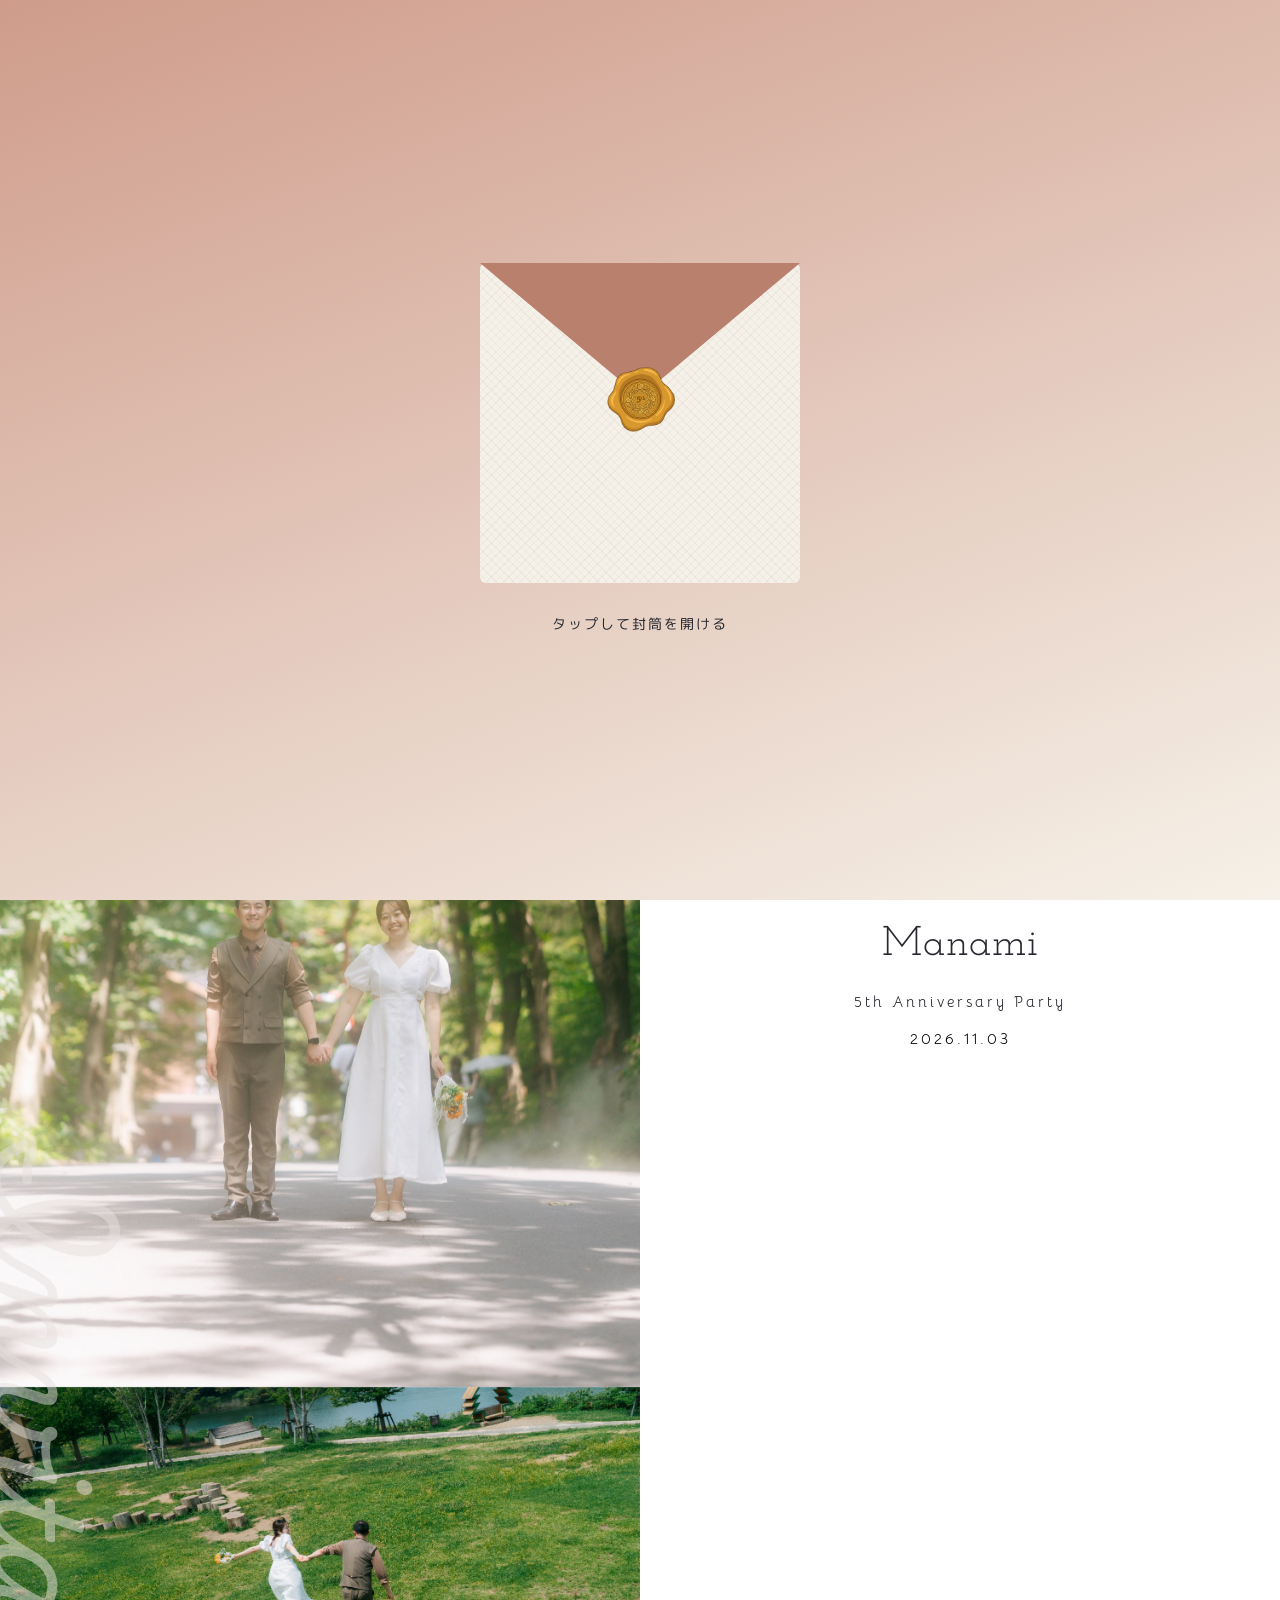
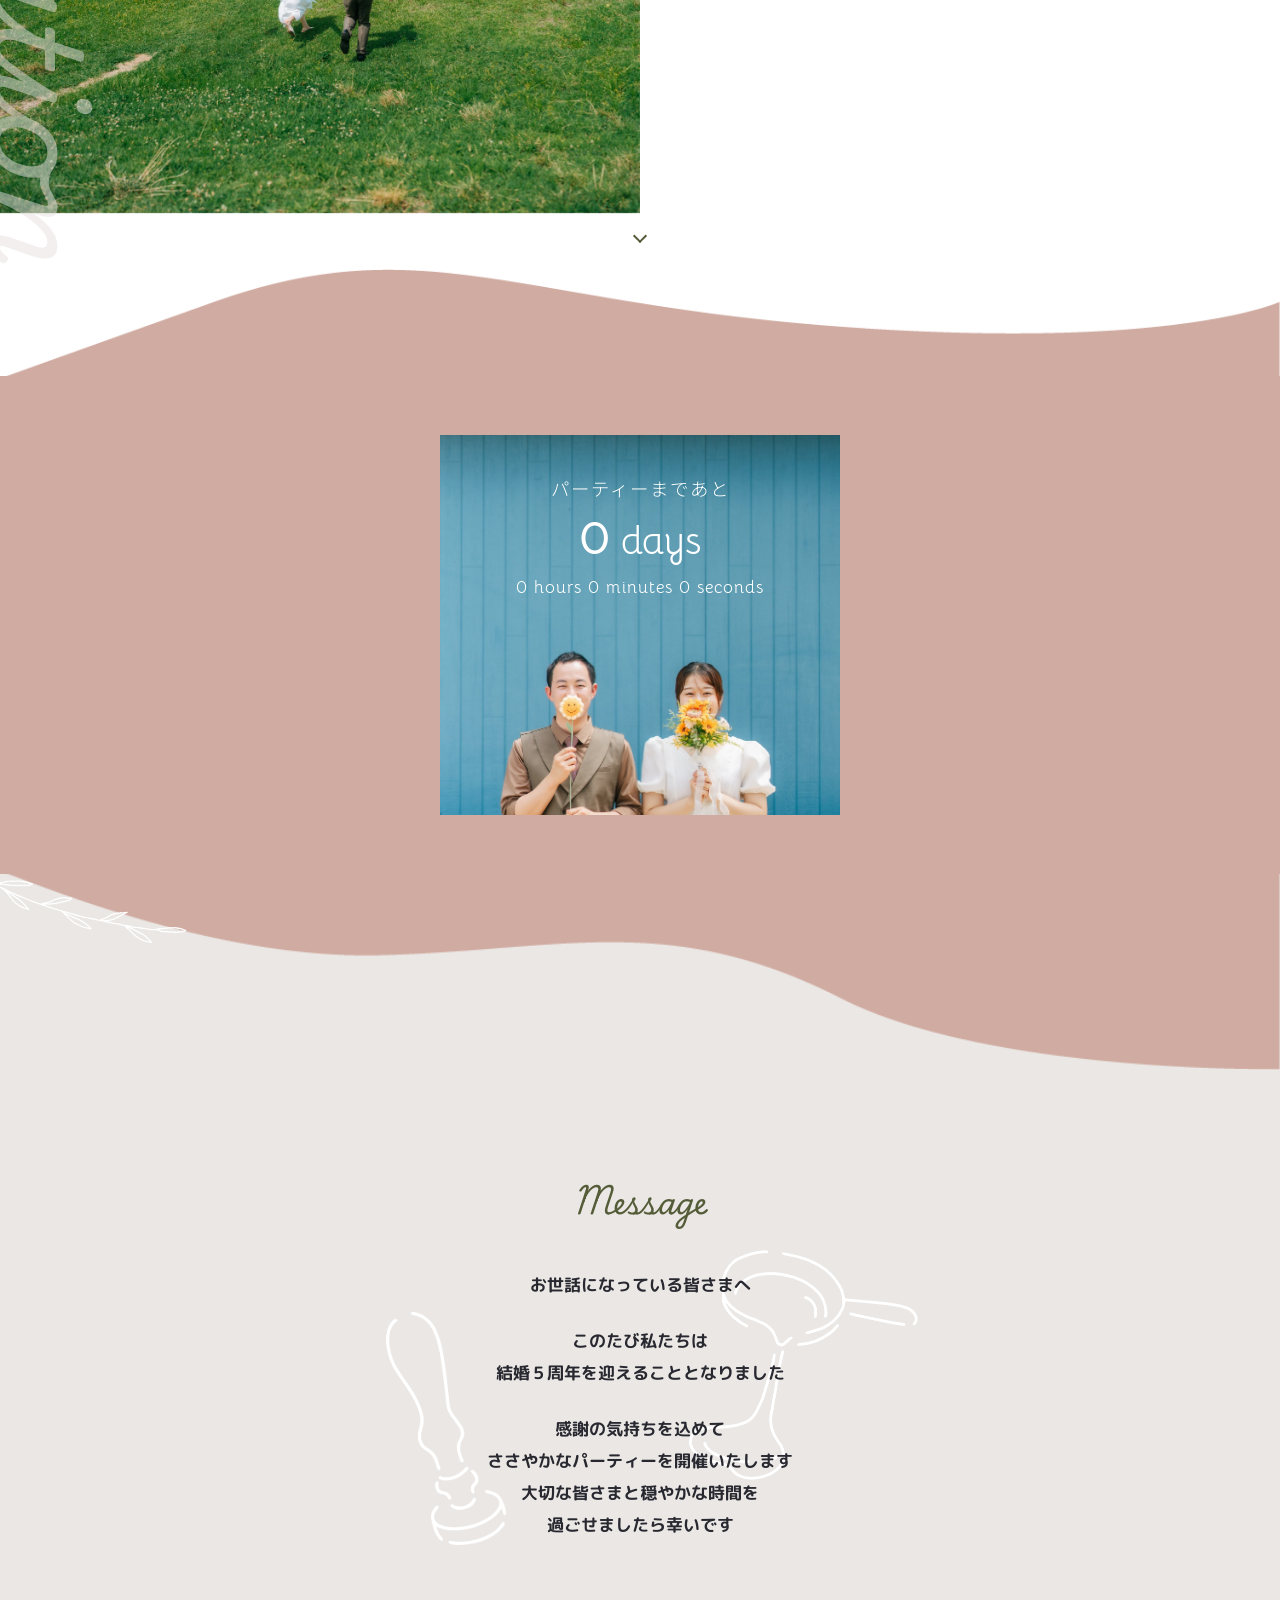
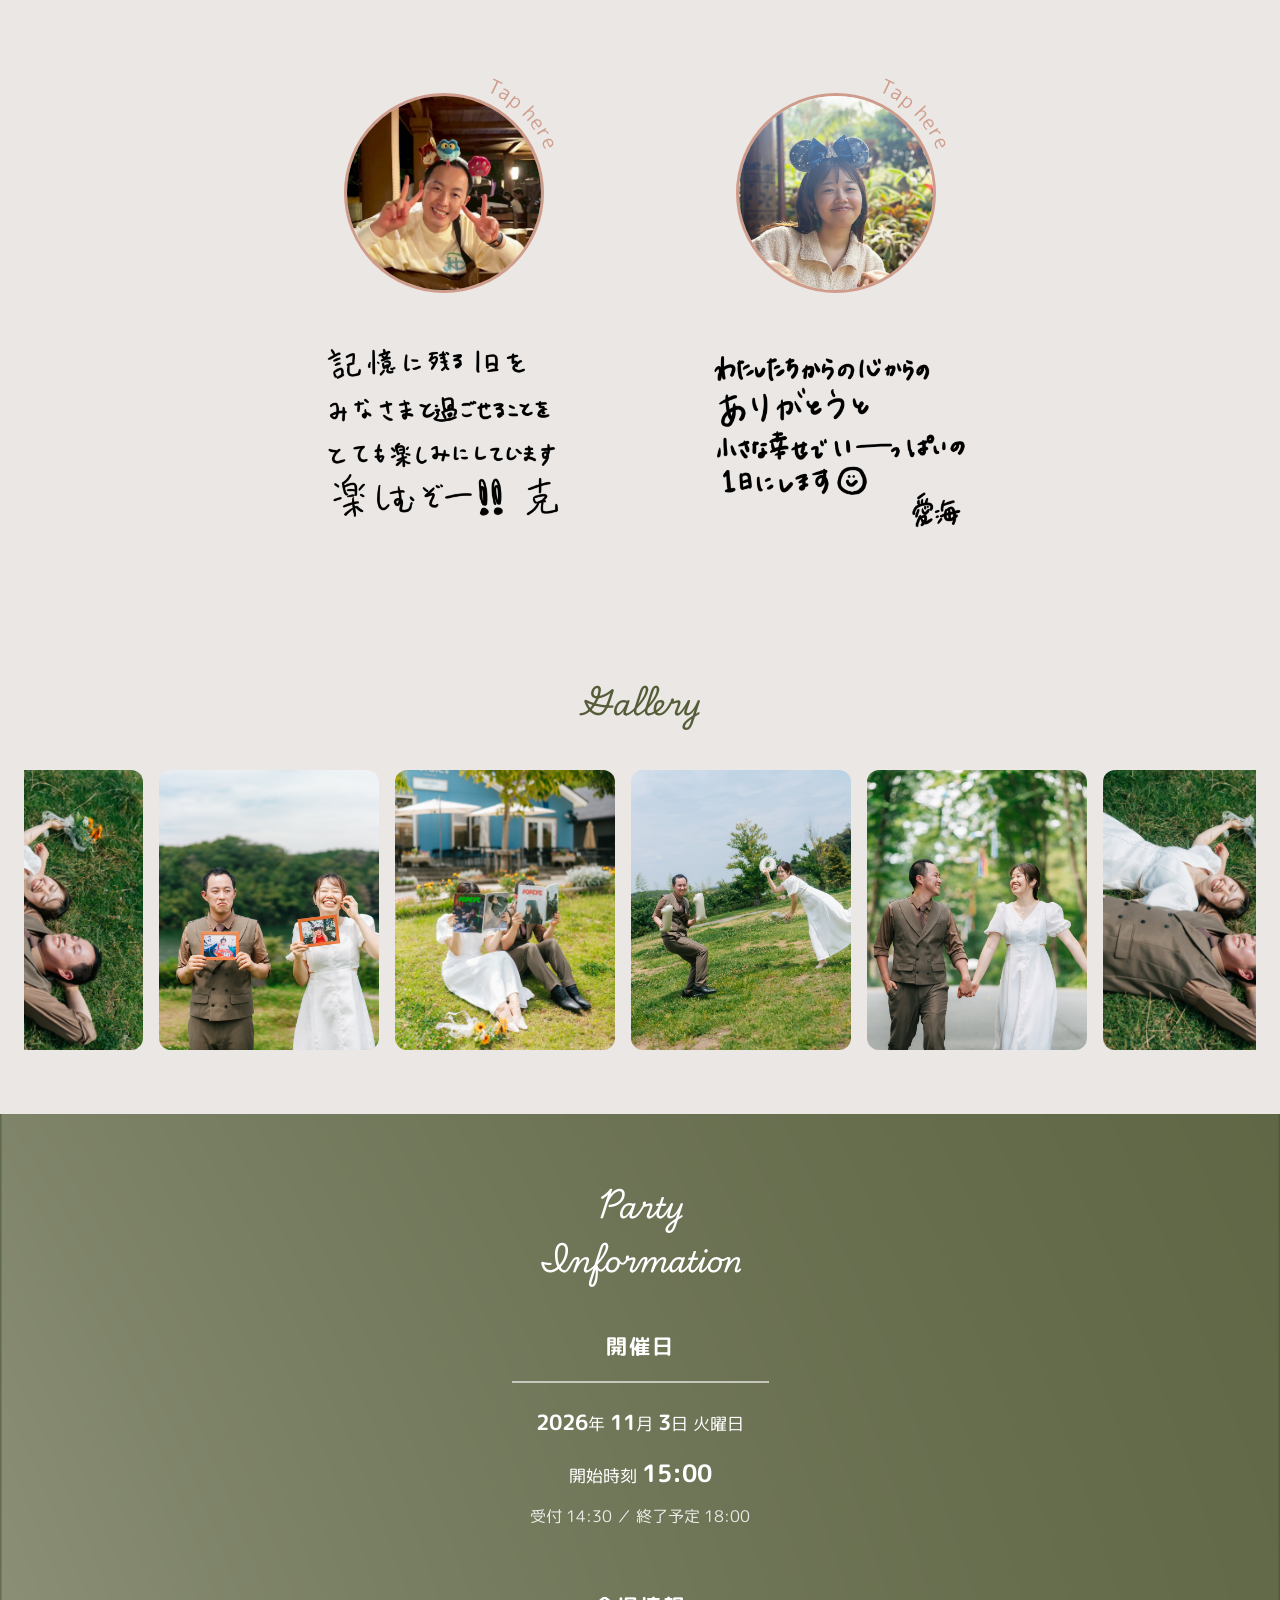
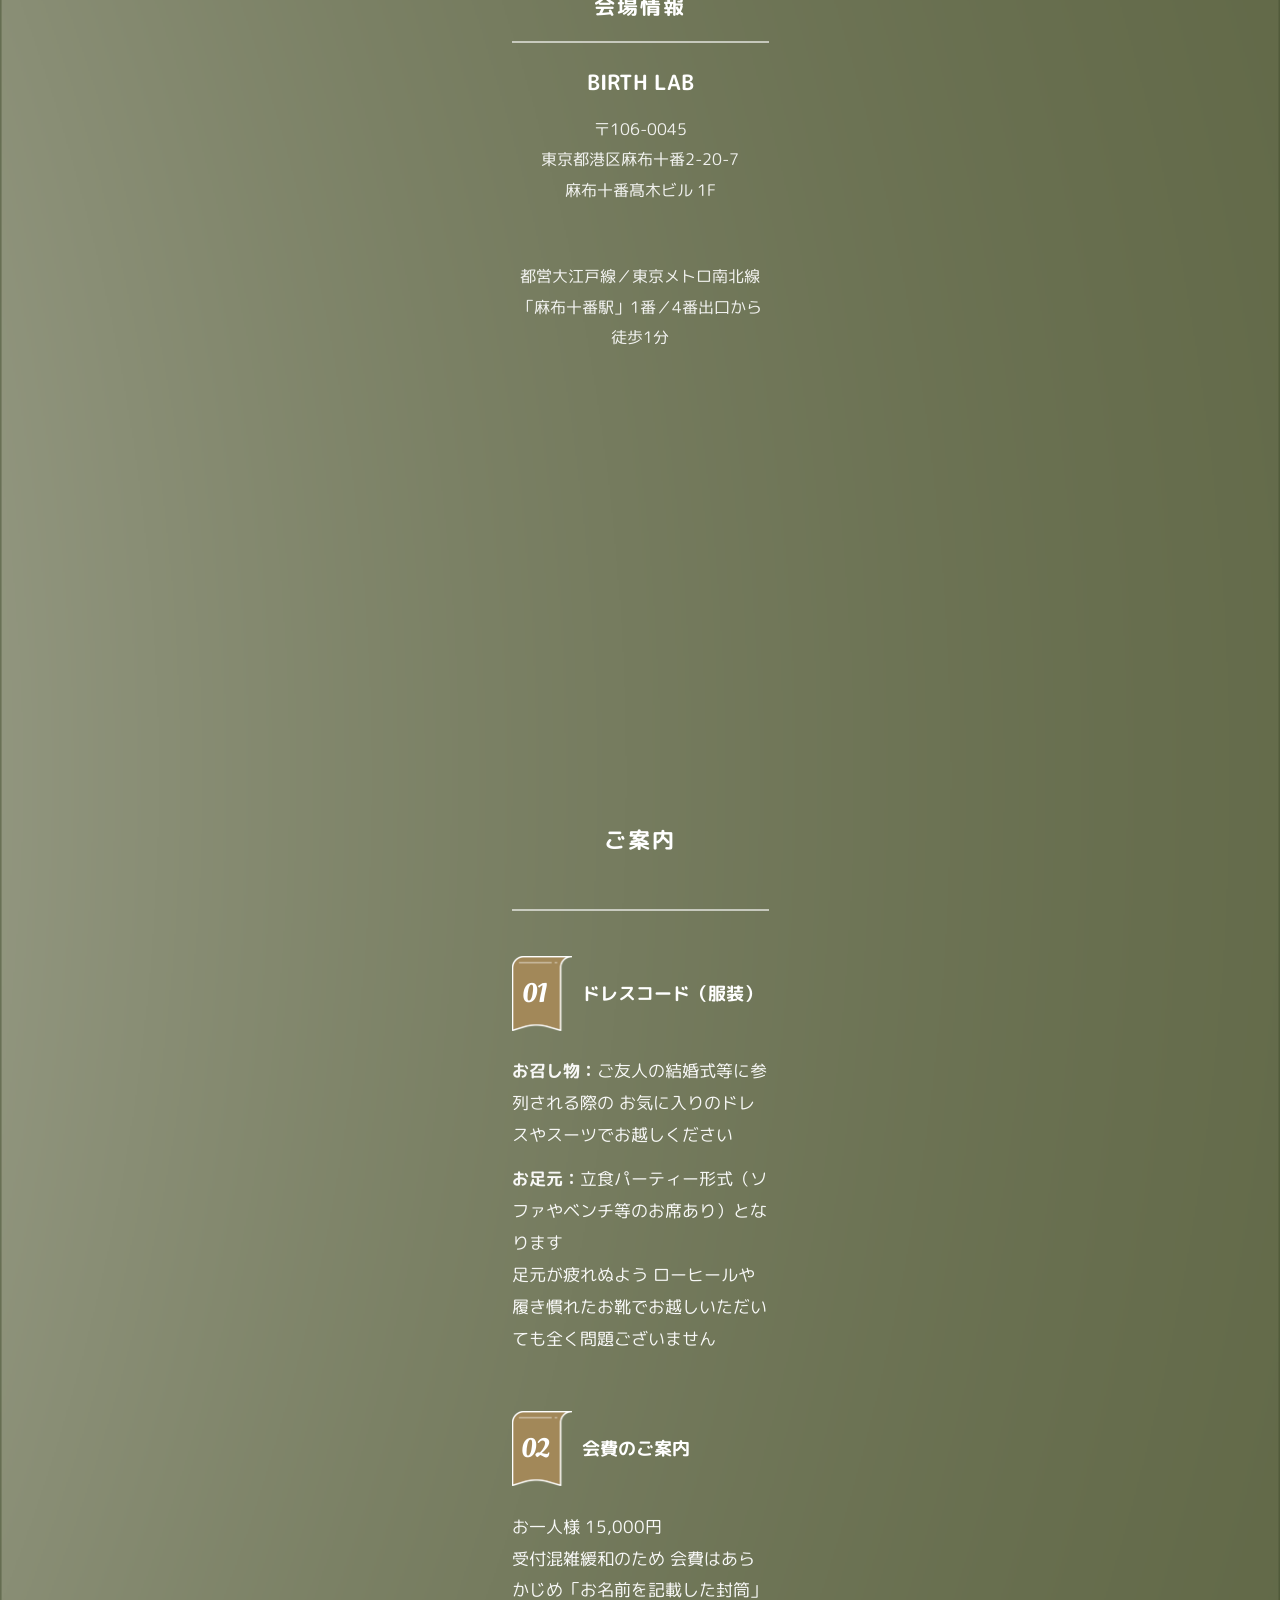
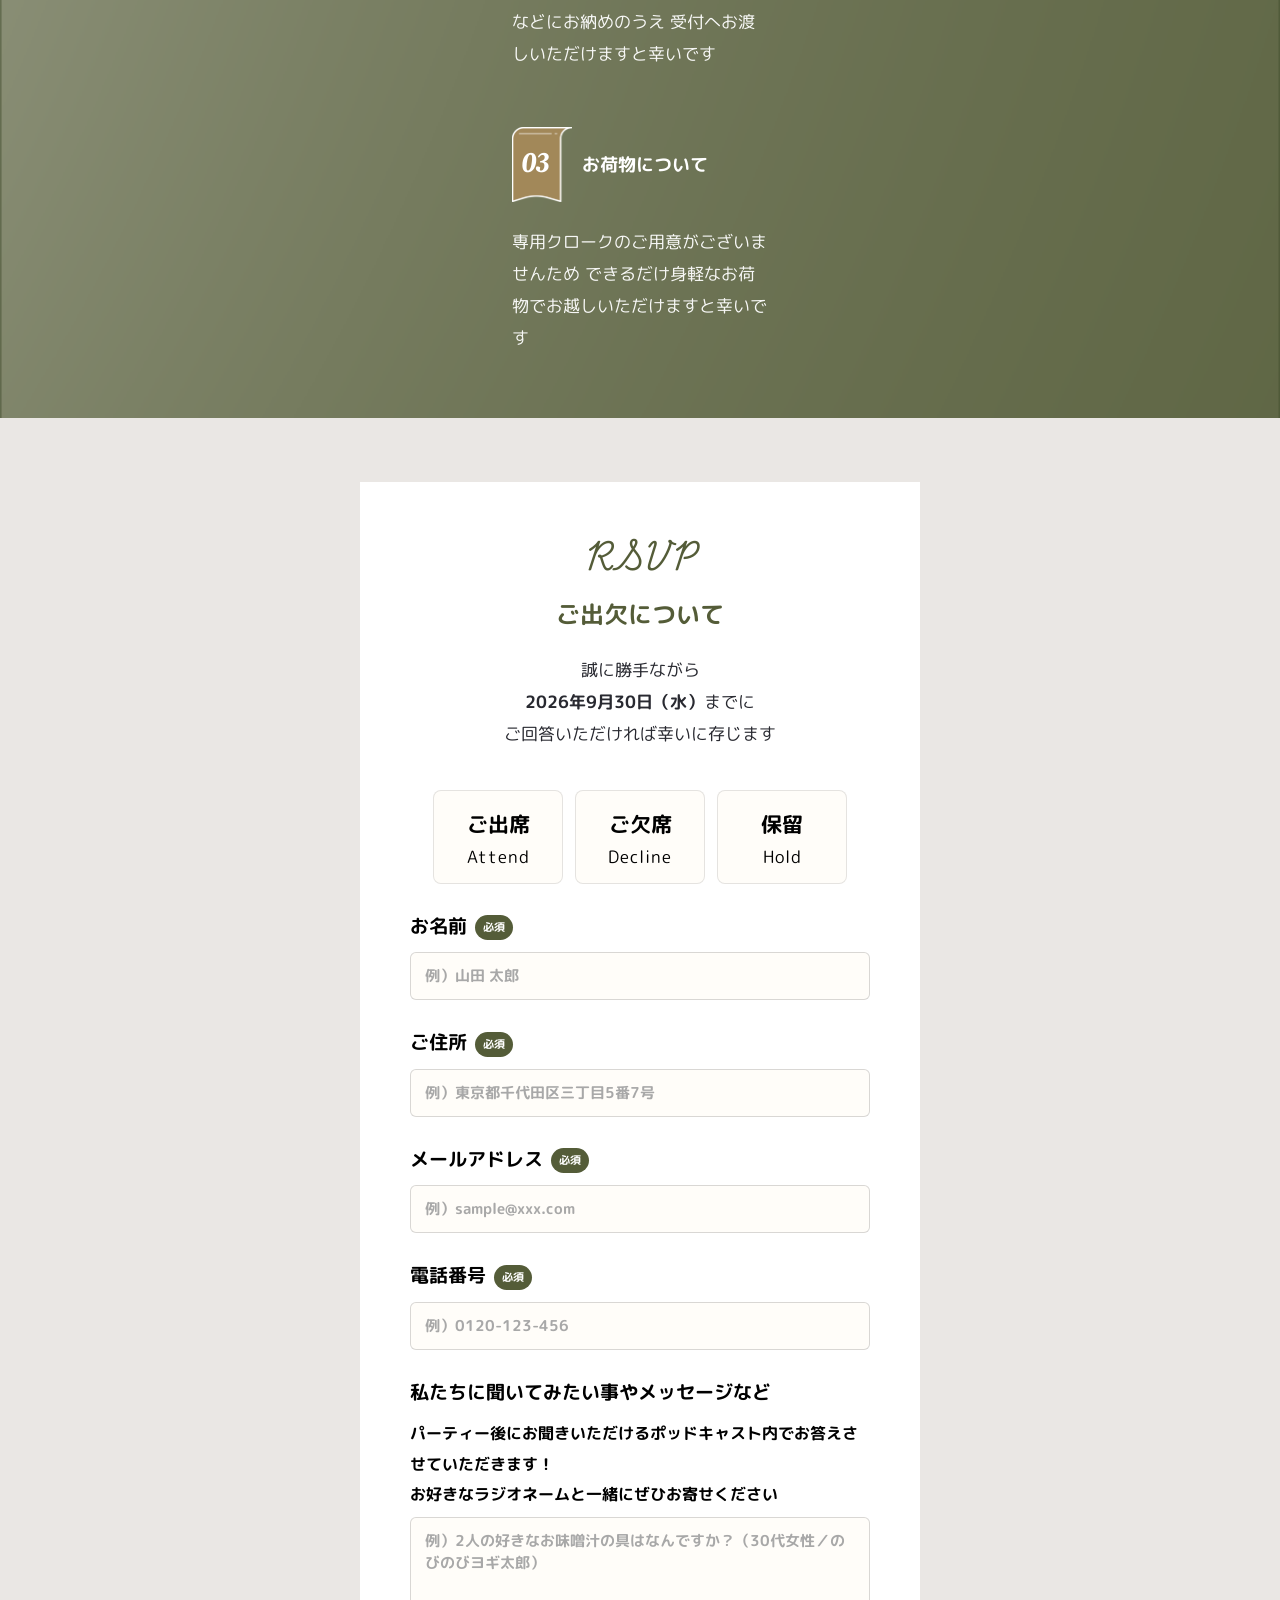
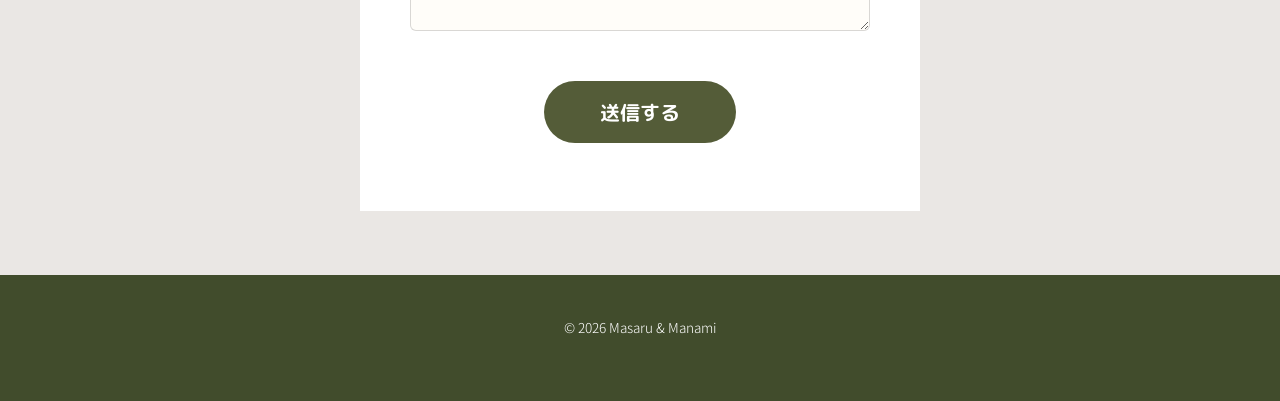
<file: rsvp/index.html>
<!DOCTYPE html>
<html lang="ja">
<head>
  <meta charset="UTF-8" />
  <meta name="viewport" content="width=device-width, initial-scale=1.0" />
  <title>Masaru and Manami 5th Anniversary Party</title>

  <!-- ==========================================================
       Google Fonts の読み込み
       ※フォントの種類・太さは、Figmaのスクリーンショットが届き次第
         正確な指定に差し替えます（現状は暫定のフォントです）
  =========================================================== -->
  <!-- ==========================================================
       Google Fonts の読み込み（Figmaデザイン仕様のExcelに基づき更新）
       ・Playwrite US Trad … Wedding/Invitation/Message/Gallery/RSVP/
                              Party Information の見出し（筆記体風）
       ・Josefin Slab       … Masaru / Manami
       ・Caveat              … "and"（Figma Handの代替。手書き風）
       ・Bellota             … 5th Anniversary Party／日付／カウントダウン数字
       ・Oleo Script         … ご案内の 01/02/03
       ・M PLUS Rounded 1c   … 日本語本文・太字見出し（Tsukushi A Round Gothicの代替）
       ・Noto Sans JP(Light) … カウントダウンラベル／フッターの著作権表記
  =========================================================== -->
  <link rel="preconnect" href="https://fonts.googleapis.com">
  <link rel="preconnect" href="https://fonts.gstatic.com" crossorigin>
  <link href="https://fonts.googleapis.com/css2?family=Playwrite+US+Trad&family=Josefin+Slab:wght@400;500&family=Caveat:wght@400;600&family=Bellota:ital,wght@0,400;0,700&family=Oleo+Script&family=M+PLUS+Rounded+1c:wght@400;500;700&family=Noto+Sans+JP:wght@300;400;500;700&display=swap" rel="stylesheet">

  <!-- CSS読み込み -->
  <link rel="stylesheet" href="Invitation.css">
</head>
<body>

  <!-- ==========================================================
       ① 封筒アニメーション（オープニング演出）
       流れ：
       ① シーリングスタンプで封がされた封筒が表示される
       ② タップすると、封筒のフタが開く
          （シーリングスタンプはフタにくっついたまま、割れずに一緒についてくる）
       ③ 中の手紙（画像）が出てくる。少し長めに表示してから
          画面全体がフェードアウトする（タイミングはInvitation.js側で管理）
       修正点：
       ・開く前は手紙(envelope-letter)を完全に透明にしておき、
         フタ(envelope-flap)と重なって見える問題を解消
       ・開いた後は z-index を切り替えて、手紙がフタより
         「手前」に来るようにする（Invitation.css側で制御）
       ・手紙の中身はテキストではなく画像(images/envelope-letter.png)に変更
       ・シーリングスタンプ(images/envelope-seal.png)を追加
         → 割ったり剥がれたりはせず、スタンプ全体が「フタ」に
            そのままくっついた状態でフタと一緒に開くようにするため、
            HTML上でもフタ(envelope-flap)の中に入れている
  =========================================================== -->
  <div id="envelope-screen" class="envelope-screen">
    <div class="envelope" id="envelope">
      <div class="envelope-body"></div>
      <div class="envelope-letter">
        <!-- 手紙の中身。images/envelope-letter.png を差し替えるだけで内容を変更できる -->
        <img src="images/envelope-letter.png" alt="招待状の手紙" class="envelope-letter-img">
      </div>
      <div class="envelope-flap">
        <!-- シーリングスタンプ。フタの先端(合わせ目)に重なるように配置している。
             フタの子要素にすることで、フタが開くと一緒に回転してついてくる。
             割ったり動かしたりはせず、そのままフタにくっついている。
             envelope-seal-wrap: 位置決め専用（動かない）
             envelope-seal     : スタンプ本体の画像 -->
        <div class="envelope-seal-wrap" aria-hidden="true">
          <img src="images/envelope-seal.png" alt="" class="envelope-seal">
        </div>
      </div>
    </div>
    <p class="envelope-hint" id="envelope-hint">タップして封筒を開ける</p>
  </div>

  <main id="main-content">

    <!-- ==========================================================
         ② ヒーローセクション
         修正点：
         ・写真3枚は上下左に余白なく敷き詰め、センターラインまで拡大
         ・「wedding」は右上の角に余白なくぴったり配置(画像1枚目の上端と揃える)
         ・「invitation」は左下の角に余白なくぴったり配置(画像3枚目の下端と揃える)
    =========================================================== -->
    <section class="hero" id="hero">
      <!-- 右上の角にぴったり配置する「wedding」の縦文字（装飾なのでaria-hidden） -->
      <div class="hero-bg-text" aria-hidden="true">Wedding</div>

      <div class="hero-inner">
        <!-- 左カラム：写真3枚を上下左に余白なく敷き詰める -->
        <div class="hero-gallery">
          <img src="images/hero1.jpg" alt="お二人の写真1">
          <img src="images/hero2.jpg" alt="お二人の写真2">
          <img src="images/hero3.jpg" alt="お二人の写真3">
          <!-- 左下の角にぴったり配置する透かし文字。画像より前面(z-indexが高い)に配置している -->
          <div class="hero-watermark" aria-hidden="true">Invitation</div>
        </div>

        <div class="hero-text">
          <p class="hero-name">Masaru</p>
          <p class="hero-and">and</p>
          <p class="hero-name">Manami</p>
          <p class="hero-sub">5th Anniversary Party</p>
          <p class="hero-date">2026.11.03</p>
        </div>
      </div>

      <div class="scroll-down" aria-hidden="true"><span></span></div>
    </section>

    <!-- ==========================================================
         ③-a カウントダウン上の接続セクション
         背景色はヒーローと同じ(白)。横幅いっぱいの画像を1枚差し込める。
         images/countdown-connector-top.png を差し替えてください
    =========================================================== -->
    <section class="connector connector-top">
      <img class="connector-img" src="images/countdown-connector-top.png" alt="">
    </section>

    <!-- ==========================================================
         ③ カウントダウンセクション
         修正点：
         ・背景色を #D0ABA1 の単色にし、その上に一回り小さい写真を重ねた
         ・テキストは写真の中央ではなく、上寄せに配置
    =========================================================== -->
    <section class="countdown">
      <div class="countdown-box">
        <!-- 一回り小さく表示される写真。images/countdown-photo.jpg を差し替え -->
        <img class="countdown-photo" src="images/countdown-photo.jpg" alt="">
        <div class="countdown-text">
          <p class="countdown-label">パーティーまであと</p>
          <p class="countdown-days"><span id="cd-days">--</span> days</p>
          <p class="countdown-detail">
            <span id="cd-hours">--</span> hours
            <span id="cd-minutes">--</span> minutes
            <span id="cd-seconds">--</span> seconds
          </p>
        </div>
      </div>
    </section>

    <!-- ==========================================================
         ③-b カウントダウン下の接続セクション
         背景色はメッセージセクションと同じ。横幅いっぱいの画像を1枚と、
         その上に重なるように配置する「アクセント画像」(サイズ調整可)を1枚差し込める。
         images/countdown-connector-bottom.png / countdown-connector-accent.png を差し替えてください
    =========================================================== -->
    <section class="connector connector-bottom">
      <img class="connector-img" src="images/countdown-connector-bottom.png" alt="">
      <!-- アクセント画像：サイズや位置は Invitation.css の .connector-accent-img で調整できる -->
      <img class="connector-accent-img" src="images/countdown-connector-accent.png" alt="">
    </section>

    <!-- ==========================================================
         ④ メッセージセクション
         修正点：単色背景(#EAE7E4)の上に、サイズ調整できる
         「アクセント画像」を2枚、影なしで背景に溶け込むように配置
         images/message-accent1.png / message-accent2.jpg を差し替えてください
    =========================================================== -->
    <section class="message">
      <div class="message-content">
        <h2 class="script-heading">Message</h2>
        <!-- アクセント画像2枚は、見出しではなく本文(message-body)を基準に
             右上・左下へ配置している。位置・サイズ・角度は
             Invitation.css の .message-accent-1 / .message-accent-2 で調整できる -->
        <div class="message-body">
          <!-- アクセント1：本文の右上、時計回りに少し傾ける -->
          <img class="message-accent-img message-accent-1" src="images/message-accent1.png" alt="">
          <!-- アクセント2：本文の左下 -->
          <img class="message-accent-img message-accent-2" src="images/message-accent2.png" alt="">
          <p>お世話になっている皆さまへ</p>
          <p>このたび私たちは<br>結婚５周年を迎えることとなりました</p>
          <p>
            感謝の気持ちを込めて<br>
            ささやかなパーティーを開催いたします<br>
            大切な皆さまと穏やかな時間を<br>
            過ごせましたら幸いです
          </p>
        </div>
      </div>
    </section>

    <!-- ==========================================================
         ⑤ プロフィールセクション（コイン反転写真）
         修正点：
         ・Safari(iPhone)でも正しく表と裏が切り替わるよう
           Invitation.css側でベンダープレフィックスを追加
         ・「メッセージ」は、後日手書き文字の透過PNGをはめ込む予定
           （末尾に署名として名前も入る想定のため、名前用の画像枠は削除した）
         ・「新郎」「新婦」の文字は削除し、コインのすぐ下にメッセージ画像が来るようにした
         ・コインの右上に、円の縁に沿って曲線状の「Tap here」の文字を追加した
           （SVGのtextPathで円弧に沿わせている。装飾なのでaria-hiddenにしている）
    =========================================================== -->
    <section class="profile">
      <div class="profile-card">
        <div class="coin-wrap">
          <button type="button" class="coin" data-coin aria-label="タップして新郎の写真を切り替える">
            <span class="coin-inner">
              <span class="coin-face coin-front"><img src="images/groom-front.jpg" alt="新郎の写真（表）"></span>
              <span class="coin-face coin-back"><img src="images/groom-back.jpg" alt="新郎の写真（裏）"></span>
            </span>
          </button>
          <!-- 円の右上の縁に沿って「Tap here」を表示するSVG。
               id="tapArcGroom" は同じページ内で重複しないよう新郎用に固有の名前にしている -->
          <svg class="coin-tap-label" viewBox="0 0 260 260" aria-hidden="true">
            <path id="tapArcGroom" d="M 130,20 A 110,110 0 0 1 240,130" fill="none" />
            <text>
              <textPath href="#tapArcGroom" startOffset="50%" text-anchor="middle">Tap here</textPath>
            </text>
          </svg>
        </div>
        <!-- 手書きメッセージ(透過PNG・末尾に署名として名前も含む予定)をはめ込む枠。
             images/groom-message.png を差し替えてください -->
        <img class="profile-message-img" src="images/groom-message.png" alt="新郎からのメッセージ">
      </div>

      <div class="profile-card">
        <div class="coin-wrap">
          <button type="button" class="coin" data-coin aria-label="タップして新婦の写真を切り替える">
            <span class="coin-inner">
              <span class="coin-face coin-front"><img src="images/bride-front.jpg" alt="新婦の写真（表）"></span>
              <span class="coin-face coin-back"><img src="images/bride-back.jpg" alt="新婦の写真（裏）"></span>
            </span>
          </button>
          <svg class="coin-tap-label" viewBox="0 0 260 260" aria-hidden="true">
            <path id="tapArcBride" d="M 130,20 A 110,110 0 0 1 240,130" fill="none" />
            <text>
              <textPath href="#tapArcBride" startOffset="50%" text-anchor="middle">Tap here</textPath>
            </text>
          </svg>
        </div>
        <img class="profile-message-img" src="images/bride-message.png" alt="新婦からのメッセージ">
      </div>
    </section>

    <!-- ==========================================================
         ⑥ ギャラリーセクション
         修正点：
         ・常時オリーブ背景だったのをやめ、周りと同じ地色に変更
           （オリーブ背景はこのあとの「パーティー情報＋ご案内」へ移動）
         ・触ったら左右にドラッグでき、触っていない間は自動でスライドする
           仕組みに変更（Invitation.js側でscrollLeftを制御）
    =========================================================== -->
    <section class="gallery">
      <h2 class="script-heading">Gallery</h2>
      <div class="gallery-marquee" id="gallery-marquee">
        <div class="gallery-track" id="gallery-track">
          <img src="images/gallery1.jpg" alt="ギャラリー写真1">
          <img src="images/gallery2.jpg" alt="ギャラリー写真2">
          <img src="images/gallery3.jpg" alt="ギャラリー写真3">
          <img src="images/gallery4.jpg" alt="ギャラリー写真4">
          <img src="images/gallery5.jpg" alt="ギャラリー写真5">
          <!-- 継ぎ目なくループさせるための複製 -->
          <img src="images/gallery1.jpg" alt="" aria-hidden="true">
          <img src="images/gallery2.jpg" alt="" aria-hidden="true">
          <img src="images/gallery3.jpg" alt="" aria-hidden="true">
          <img src="images/gallery4.jpg" alt="" aria-hidden="true">
          <img src="images/gallery5.jpg" alt="" aria-hidden="true">
        </div>
      </div>
    </section>

    <!-- ==========================================================
         ⑦+⑧ パーティー情報＋アクセス＋ご案内
         修正点：
         ・オリーブ背景（画像差し込み可）を、この3セクションぶん
           まとめて1枚の背景としてかぶせる（継ぎ目が出ないように
           親要素<div class="panel-olive">でラップしている）
    =========================================================== -->
    <div class="panel-olive">
      <img class="panel-olive-img" src="images/info-bg.png" alt="">

      <div class="panel-olive-content">

        <section class="party-info">
          <h2 class="script-heading light">Party<br>Information</h2>

          <div class="info-block">
            <p class="info-title">開催日</p>
            <div class="info-divider"></div>
            <p class="info-date"><span class="info-date-num">2026</span>年 <span class="info-date-num">11</span>月 <span class="info-date-num">3</span>日 火曜日</p>
            <p class="info-time">開始時刻 <span>15:00</span></p>
            <p class="info-time-sub">受付 14:30 ／ 終了予定 18:00</p>
          </div>

          <div class="info-block">
            <p class="info-title">会場情報</p>
            <div class="info-divider"></div>
            <p class="info-venue">BIRTH LAB</p>
            <p class="info-address">
              〒106-0045<br>
              東京都港区麻布十番2-20-7<br>
              麻布十番髙木ビル 1F
            </p>
          </div>

          <div class="info-block">
            <p class="info-access-text">
              都営大江戸線／東京メトロ南北線<br>
              「麻布十番駅」1番／4番出口から<br>徒歩1分
            </p>
            <div class="map-wrapper">
              <iframe
                src="https://www.google.com/maps/embed?pb=!1m18!1m12!1m3!1d3241.9000187605357!2d139.73410297649215!3d35.654834872595735!2m3!1f0!2f0!3f0!3m2!1i1024!2i768!4f13.1!3m3!1m2!1s0x60188b5fe58bafed%3A0xb0dfc1eb5c8f2816!2sBIRTH%20LAB%20%2F%20WORK!5e0!3m2!1sja!2sjp!4v1781591691264!5m2!1sja!2sjp"
                width="100%" height="320" style="border:0;" allowfullscreen=""
                loading="lazy" referrerpolicy="no-referrer-when-downgrade"
                title="BIRTH LAB 地図"></iframe>
            </div>
          </div>
        </section>

        <!-- ==========================================================
             ⑨ ご案内セクション
             修正点：
             ・番号バッジは画像(images/guidance-number-bg.png)そのものを
               背景として使用し、色のオーバーレイは廃止した
             ・重なり順：背景色→パーティ情報〜ご案内の背景画像→
               番号バッジ画像→数字、の順になっている
        =========================================================== -->
        <section class="guidance">
          <h2 class="section-title light">ご案内</h2>
          <div class="info-divider info-divider-guidance"></div>

          <div class="guidance-item">
            <div class="guidance-heading-row">
              <div class="guidance-number">01</div>
              <p class="guidance-heading">ドレスコード（服装）</p>
            </div>
            <p class="guidance-text">
              <span class="guidance-text-label">お召し物：</span>ご友人の結婚式等に参列される際の お気に入りのドレスやスーツでお越しください
            </p>
            <p class="guidance-text">
              <span class="guidance-text-label">お足元：</span>立食パーティー形式（ソファやベンチ等のお席あり）となります<br>
              足元が疲れぬよう ローヒールや履き慣れたお靴でお越しいただいても全く問題ございません
            </p>
          </div>

          <div class="guidance-item">
            <div class="guidance-heading-row">
              <div class="guidance-number">02</div>
              <p class="guidance-heading">会費のご案内</p>
            </div>
            <p class="guidance-text">
              お一人様 15,000円<br>
              受付混雑緩和のため 会費はあらかじめ「お名前を記載した封筒」などにお納めのうえ 受付へお渡しいただけますと幸いです
            </p>
          </div>

          <div class="guidance-item">
            <div class="guidance-heading-row">
              <div class="guidance-number">03</div>
              <p class="guidance-heading">お荷物について</p>
            </div>
            <p class="guidance-text">
              専用クロークのご用意がございませんため できるだけ身軽なお荷物でお越しいただけますと幸いです
            </p>
          </div>
        </section>

      </div>
    </div>

    <!-- ==========================================================
         ⑩ RSVP（出欠確認）セクション
         修正点：
         ・背景色(#EAE7E4)の上に、余白を持たせた白いカード
           （紙の出欠表のイメージ）を重ねる2階層構造に変更
         ・出欠の丸印を画像ファイル(images/rsvp-mark.png)に変更
         ・「RSVP」見出しと「ご出欠について」の行間を詰めた
         ・送信ボタンを文字より一回り大きい可変幅ボタンに変更
    =========================================================== -->
    <section class="rsvp">
      <div class="rsvp-card">
        <h2 class="script-heading">RSVP</h2>
        <p class="rsvp-lead">ご出欠について</p>
        <p class="rsvp-deadline">
          誠に勝手ながら<br>
          <strong>2026年9月30日（水）</strong>までに<br>
          ご回答いただければ幸いに存じます
        </p>

        <form id="rsvp-form" novalidate>

          <div class="attend-buttons" role="group" aria-label="ご出欠の選択">
            <button type="button" class="attend-btn" data-value="出席">
              <!-- 丸印は画像ファイル。images/rsvp-mark.png を差し替えれば見た目を変更できる -->
              <img class="attend-mark" src="images/rsvp-mark.png" alt="" aria-hidden="true">
              <span class="attend-btn-jp">ご出席</span>
              <span class="attend-btn-en">Attend</span>
            </button>

            <button type="button" class="attend-btn" data-value="欠席">
              <img class="attend-mark" src="images/rsvp-mark.png" alt="" aria-hidden="true">
              <span class="attend-btn-jp">ご欠席</span>
              <span class="attend-btn-en">Decline</span>
            </button>

            <button type="button" class="attend-btn" data-value="保留">
              <img class="attend-mark" src="images/rsvp-mark.png" alt="" aria-hidden="true">
              <span class="attend-btn-jp">保留</span>
              <span class="attend-btn-en">Hold</span>
            </button>
          </div>
          <input type="hidden" id="attendance" name="attendance" required>
          <p class="field-error" id="attendance-error">出欠を選択してください</p>

          <label for="name">お名前<span class="required-badge">必須</span></label>
          <input type="text" id="name" name="name" placeholder="例）山田 太郎" required>

          <label for="address">ご住所<span class="required-badge">必須</span></label>
          <input type="text" id="address" name="address" placeholder="例）東京都千代田区三丁目5番7号" required>

          <label for="email">メールアドレス<span class="required-badge">必須</span></label>
          <input type="email" id="email" name="email" placeholder="例）sample@xxx.com" required>

          <label for="phone">電話番号<span class="required-badge">必須</span></label>
          <input type="tel" id="phone" name="phone" placeholder="例）0120-123-456" required>

          <div id="allergy-field">
            <label for="allergy">アレルギーの有無<span class="required-badge">必須</span></label>
            <input type="text" id="allergy" name="allergy" placeholder="例）あり（甲殻類、小麦）">
          </div>

          <label for="question">私たちに聞いてみたい事やメッセージなど</label>
          <p class="field-note">
            パーティー後にお聞きいただけるポッドキャスト内でお答えさせていただきます！<br>
            お好きなラジオネームと一緒にぜひお寄せください
          </p>
          <textarea id="question" name="question" rows="4"
            placeholder="例）2人の好きなお味噌汁の具はなんですか？（30代女性／のびのびヨギ太郎）"></textarea>

          <div class="submit-wrap">
            <button type="submit" class="submit-btn" id="submit-btn">送信する</button>
          </div>
        </form>

        <p id="result-message" role="status" aria-live="polite"></p>
      </div>
    </section>

    <footer class="footer">
      <p>© 2026 Masaru &amp; Manami</p>
    </footer>

  </main>

  <script src="Invitation.js"></script>
</body>
</html>
</file>
<file: Invitation.css>
/* ==============================================================
   Invitation.css
   結婚5周年パーティー招待状のスタイルシート（修正版）
============================================================== */
:root {
  --color-white: #ffffff;
  --color-cream: #f6f1e8;
  --color-cream-dark: #eae7e4;   /* メッセージ以降(プロフィール/ギャラリー/RSVP外側/フッター)の共通背景色 */
  --color-message-bg: #eae7e4;   /* メッセージ＆その前後の接続セクションもこの色に統一 */
  --color-pink: #cf9c8b;
  --color-pink-dark: #b9806e;

  /* ↓ Excel「exported_text」シートのカラー仕様に合わせて更新 */
  --color-olive: #545c38;        /* Figma: Message/Gallery/RSVP見出し・Wedding文字の色 (旧 #5c6b3f) */
  --color-olive-dark: #414c2c;   /* オリーブの濃色。Excelに個別指定なし、既存の派生色として維持 */
  --color-text: #282930;         /* Figma: Masaru/Manami・本文などの基本インク色 (旧 #4a4038) */
  --color-text-light: #ffffff;   /* Figma: Party Information/ご案内/フッターの白文字 (旧 #fffaf3) */
  --color-gold: #b98a4e;
  --color-ink-black: #000000;    /* Figma: RSVPの出欠ボタン・フォームラベル等で使われる純黒 */
  --color-countdown-ink: #3f190d;/* カウントダウンの濃いブラウン色。現在は文字を白に変更したため未使用(将来の調整用に残置) */
  --color-placeholder: #a8a8a8;  /* Figma: フォームのプレースホルダー文字色 */

  /* ↓ Excelのフォント仕様に合わせて更新。
     変数名は既存のものを極力再利用し、中身(実際のフォント名)だけ差し替えている。
     Google Fontsに存在しない指定フォントは、印象が近い代替フォントにしている。 */
  --font-en-serif: 'Josefin Slab', serif;              /* Figma: Josefin Slab → Masaru/Manami (旧 Cormorant Garamond) */
  --font-en-hand: 'Caveat', cursive;                    /* Figma: Figma Hand(Web非対応) → 代替としてCaveat。"and"用 */
  --font-en-display: 'Bellota', sans-serif;             /* Figma: Bellota → 5th Anniversary Party/日付/カウントダウン数字 */
  --font-en-number: 'Oleo Script', cursive;             /* Figma: Oleo Script → ご案内の01/02/03 */
  --font-en-script: 'Playwrite US Trad', cursive;       /* Figma: Playwrite US Trad → Message/RSVP/Party Information/Gallery見出し (旧 Pinyon Script) */
  --font-en-script-bold: 'Playwrite US Trad', cursive;  /* Figma: WeddingもPlaywrite US Tradと同じ指定のため統一 (旧 Yellowtail) */
  --font-jp: 'M PLUS Rounded 1c', sans-serif;           /* Figma: Tsukushi A Round Gothic(Web非対応) → 代替としてM PLUS Rounded 1c。本文用 (旧 Noto Serif JP) */
  --font-jp-bold: 'M PLUS Rounded 1c', sans-serif;      /* 同上。太字見出し・ラベル用 (旧 Noto Sans JP) */
  --font-jp-light: 'Noto Sans JP', sans-serif;          /* Figma: Noto Sans JP Light → カウントダウンラベル/フッター著作権表記 */

  --section-padding: 64px 24px; /* 各セクション上下の余白。88px→64pxに調整して詰めた */
  --info-divider-width: clamp(200px, 62vw, 257px); /* Figma: 幅257px。それを上限に、狭い画面ではvwで縮小 */
}

* {
  margin: 0;
  padding: 0;
  box-sizing: border-box;
}

html {
  scroll-behavior: smooth;
}

body {
  font-family: var(--font-jp);
  color: var(--color-text);
  line-height: 1.9;
  overflow-x: hidden;
}

img {
  max-width: 100%;
  display: block;
}

/* ボタンのiOS/Safariでの独自見た目をリセットしておく。
   これをしないとiPhoneで角丸や背景が意図通りに表示されないことがある。 */
button {
  font-family: inherit;
  -webkit-appearance: none;
  appearance: none;
}

@media (prefers-reduced-motion: reduce) {
  * {
    animation-duration: 0.01ms !important;
    animation-iteration-count: 1 !important;
    transition-duration: 0.01ms !important;
    scroll-behavior: auto !important;
  }
}

.script-heading {
  font-family: var(--font-en-script); /* Figma: Playwrite US Trad */
  /* Figma: 24px。スマホでの視認性を保ちつつ、Figmaに近い比率になるようclamp()で可変化 */
  font-size: clamp(1.4rem, 5.5vw, 1.8rem);
  font-weight: 400;
  color: var(--color-olive); /* Figma: #545C38 */
  text-align: center;
  margin-bottom: 40px;
}
.script-heading.light {
  color: var(--color-text-light); /* Figma: Party Informationは白(#FFFFFF) */
}

.section-title {
  font-family: var(--font-jp-bold); /* Figma: Tsukushi A Round Gothic Bold → M PLUS Rounded 1c Bold */
  /* Figma: 20px */
  font-size: clamp(1.1rem, 4.2vw, 1.35rem);
  font-weight: 700;
  text-align: center;
  margin-bottom: 48px;
  letter-spacing: 2px;
}
.section-title.light {
  color: var(--color-text-light); /* Figma: #FFFFFF */
}


/* ================================================================
   ③-a / ③-b カウントダウン上下の「接続セクション」
   ヒーロー・メッセージそれぞれの背景色を引き継ぎつつ、
   画像を1枚(＋アクセント画像1枚)差し込めるようにしている
================================================================ */
.connector {
  position: relative;
  overflow: hidden;
}
.connector-top {
  background: var(--color-white); /* ヒーローと同じ背景色 */
}
.connector-bottom {
  background: var(--color-message-bg); /* メッセージと同じ背景色 */
  padding-bottom: 40px; /* アクセント画像がはみ出す分の余白 */
  /* 前回、上に重ねる「継ぎ目隠し」の疑似要素を使うため、
     overflow:hiddenのままだとその疑似要素や反転させた葉っぱ画像が
     クリップされてしまう。ここだけ visible に上書きしている */
  overflow: visible;
}

/* カウントダウンとの継ぎ目を、カウントダウンの色(ピンクベージュ)で覆い隠す。
   connector-bottomはcountdownより後にあるため、この帯は必ず手前に描画される */
.connector-bottom::before {
  content: "";
  position: absolute;
  top: -3px;
  left: 0;
  right: 0;
  height: 6px;
  background: #d0aba1; /* countdown側の背景色に合わせる */
  z-index: 1;
}
.connector-img {
  width: 100%;
  display: block;
}
/* アクセント画像：横幅いっぱいにはせず、サイズ・位置を自由に調整できるようにしている。
   修正点：
   ・影をなくし、背景に溶け込むような配置に変更
   ・上下反転(scaleY(-1))に加えて、反時計回りにさらに回転させている(-8deg→-16deg)
   ・位置をさらに少し左に移動 */
.connector-accent-img {
  position: absolute;
  left: -4%;
  top: 6px;
  width: 42%;
  max-width: 240px;
  border-radius: 12px;
  transform: scaleY(-1) rotate(-7deg); /* 上下反転＋反時計回りに回転(はみ出し軽減のため-16deg→-12degに調整) */
}


/* ================================================================
   ③ カウントダウンセクション
   ・背景は単色 #D0ABA1
   ・その上に、セクションよりひとまわり小さい写真のカードを重ねる
   ・カウントダウンの文字は写真の「上寄せ」に配置する

   白い継ぎ目対策について：
   ブラウザがvw/vh基準の可変レイアウトを描画する際、
   隣り合うセクション同士の境界にサブピクセル単位の誤差が生まれ、
   ごく細い白い隙間（html/bodyの下地の色）が見えてしまうことがある。
   margin違いのマイナス値だけでは解消しきれなかったため、
   「後から重なるセクション側に、境目を覆う帯(疑似要素)を敷く」
   方式に変更した。疑似要素はDOM上で後にあるセクションほど
   手前に描画されるため、この順番で確実に隙間を覆い隠せる。
================================================================ */
.countdown {
  position: relative; /* 疑似要素(::before)の基準位置にするため */
  padding: 56px 24px;
  background: #d0aba1; /* 指定のピンクベージュ */
  display: flex;
  justify-content: center;
}

/* 上側(connector-top)との継ぎ目を、カウントダウンの色で覆い隠す。
   countdownはconnector-topより後にあるため、この帯は必ず手前に描画される */
.countdown::before {
  content: "";
  position: absolute;
  top: -3px;
  left: 0;
  right: 0;
  height: 6px;
  background: #d0aba1;
  z-index: 1;
}

.countdown-box {
  position: relative;
  width: 100%;
  max-width: 400px; /* セクション幅より一回り小さくなるよう上限を設定 */
  overflow: hidden;
  /* 修正: 角丸は不要とのことでborder-radiusを削除。シャドウも削除済み */
}

.countdown-photo {
  width: 100%;
  height: 380px;
  object-fit: cover;
  display: block;
}

/* テキストは写真の中央ではなく上寄せに配置。
   修正: 背景写真自体で白文字が十分見やすいとのことで、
   可読性確保用のグラデーションは削除した */
.countdown-text {
  position: absolute;
  top: 0;
  left: 0;
  right: 0;
  padding: 36px 24px 24px;
  text-align: center;
}


/* ================================================================
   ④ メッセージセクション
   ・背景は単色(--color-message-bg)
   ・アクセント画像を2枚、サイズ・位置調整可能な形で重ねて配置
================================================================ */
.message {
  position: relative;
  padding: var(--section-padding);
  background: var(--color-message-bg);
  overflow: hidden;
}

/* アクセント画像共通スタイル。個別の位置・サイズは
   .message-accent-1 / .message-accent-2 でそれぞれ指定している。
   修正点：
   ・影をなくし、背景に溶け込むような配置に変更
   ・配置の基準を「メッセージ本文(.message-body)」に変更したため、
     .message-bodyにposition:relativeを追加している
   ・z-index: -1 にして、本文テキストより後ろのレイヤーに配置している */
.message-accent-img {
  position: absolute;
  border-radius: 12px;
  z-index: -1; /* 本文(.message-body内のp要素)より後ろに表示する */
}
/* 本文の右上、少し内側(センター寄り)に配置。時計回りにもう少し傾ける */
.message-accent-1 {
  width: 40%; /* 修正: 少し大きく(34%→40%) */
  max-width: 200px; /* 修正: 少し大きく(170px→200px) */
  top: -10px;
  right: -4px;
  transform: rotate(12deg); /* 時計回りにもう少し傾ける(6deg→12deg) */
}
/* 本文の左下、少し内側(センター寄り)に配置 */
.message-accent-2 {
  width: 24%; /* 修正: 少し大きく(18%→24%) */
  max-width: 120px; /* 修正: 少し大きく(90px→120px) */
  bottom: -4px;
  left: 6px;
}

/* 本文の位置の基準にするため position: relative を指定。
   アクセント画像はここを基準に絶対配置され、z-indexで背面に回っている */
.message-body {
  position: relative;
}

.message-content {
  position: relative;
  z-index: 1;
  text-align: center;
  max-width: 520px;
  margin: 0 auto;
}


/* ================================================================
   ① 封筒アニメーション
   流れ：
   ① 初期状態：シーリングスタンプで封をされた封筒
   ② タップで .is-open クラスが付き、フタが開く
      （シーリングスタンプはフタの子要素なので、割れたりせず
        そのままフタにくっついて一緒に回転してついてくる）
   （クラスの付け外しのタイミングはInvitation.js側で制御している）

   修正点：
   ・envelope-letter は開くまで opacity:0 にして、フタと重なって見えるのを解消
   ・開いた後(.is-open)は、手紙のz-indexをフタより高くし、
     フタのz-indexを一段階遅れて下げることで、
     「手紙がフタの手前を通る」ように見せている
   ・手紙の中身を画像(envelope-letter-img)に変更
   ・シーリングスタンプ(envelope-seal)を追加。フタの子要素にすることで、
     割れたりせずそのままフタと一緒に開くようにしている
================================================================ */
.envelope-screen {
  position: fixed;
  inset: 0;
  z-index: 999;
  display: flex;
  flex-direction: column;
  align-items: center;
  justify-content: center;
  gap: 28px;
  background: linear-gradient(160deg, var(--color-pink) 0%, var(--color-cream) 100%);
  cursor: pointer;
  transition: opacity 0.8s ease, visibility 0.8s ease;
}

.envelope-screen.is-hidden {
  opacity: 0;
  visibility: hidden;
  pointer-events: none;
}

.envelope {
  position: relative;
  width: min(78vw, 320px);
  height: min(78vw, 320px);
  aspect-ratio: 1 / 0.68;
  perspective: 1200px; /* 子要素の回転に奥行きを持たせる */
}

/* 紙の質感（斜め格子の細い織り目）を作る共通のテクスチャ。
   斜め45度・-45度の極細ストライプを重ねることで、
   スコットランド紙のような繊細な織り目を表現している。
   色の濃さは rgba の最後の数値(不透明度)で調整できる */
.envelope-body {
  position: absolute;
  inset: 0;
  background-color: var(--color-cream);
  background-image:
    repeating-linear-gradient(45deg, rgba(0, 0, 0, 0.035) 0px, rgba(0, 0, 0, 0.035) 1px, transparent 1px, transparent 6px),
    repeating-linear-gradient(-45deg, rgba(0, 0, 0, 0.035) 0px, rgba(0, 0, 0, 0.035) 1px, transparent 1px, transparent 6px);
  border-radius: 6px;
  /* 修正: シャドウは不要とのことで削除 */
  z-index: 1;
}

.envelope-letter {
  position: absolute; /* 絶対配置。::afterの基準位置にもなる */
  left: 8%;
  right: 8%;
  top: 6%;
  bottom: 10%;
  background: #fffdf9;
  border: 1px solid rgba(0, 0, 0, 0.06);
  border-radius: 4px;
  display: flex;
  align-items: center;
  justify-content: center;
  padding: 10px;
  overflow: hidden;
  transform: translateY(6%);
  opacity: 0; /* 開くまでは完全に透明にして、フタと重なって見えるのを防ぐ */
  z-index: 2;
  transition:
    transform 1s ease 0.15s,
    opacity 0.5s ease 0.2s,
    z-index 0s linear 0s;
}

/* 手紙の中身の画像。枠内に収まるようcontainで表示する */
.envelope-letter-img {
  width: 100%;
  height: 100%;
  object-fit: contain;
  position: relative;
  z-index: 0;
}

/* 手紙の画像の上に紙の織り目を重ねる。
   mix-blend-mode: multiply で画像と自然になじませている */
.envelope-letter::after {
  content: "";
  position: absolute;
  inset: 0;
  pointer-events: none;
  mix-blend-mode: multiply;
  z-index: 1;
}

.envelope-flap {
  position: absolute;
  top: 0;
  left: 0;
  width: 100%;
  height: 0;
  border-left: calc(min(78vw, 320px) / 2) solid transparent;
  border-right: calc(min(78vw, 320px) / 2) solid transparent;
  border-top: calc(min(78vw, 320px) * 0.42) solid var(--color-pink-dark);
  transform-origin: top center;
  z-index: 3;
  transition: transform 1s ease, z-index 0s linear 0.5s; /* 0.5秒後(=半分回転した頃)にz-indexを切り替える */
  /* フタ(三角形)にも同じ織り目を重ねる。border三角形はbackground-imageが
     表示されないため、::after で三角形の底辺側に薄く帯を重ねて質感を補っている */
  position: relative;
}
.envelope-flap::after {
  content: "";
  position: absolute;
  top: 0;
  left: 50%;
  transform: translateX(-50%);
  width: 92%;
  height: 4px;
  background: repeating-linear-gradient(90deg, rgba(0, 0, 0, 0.08) 0px, rgba(0, 0, 0, 0.08) 1px, transparent 1px, transparent 5px);
  pointer-events: none;
}

/* シーリングスタンプの「位置決め」専用の入れ物。
   フタ(envelope-flap)の子要素になっている。
   ポイント1：.envelope-flapはborderだけで三角形を作っている特殊な要素で、
   絶対配置される子要素の基準点(0,0)は、実はこの三角形の「先端(頂点)」に
   ぴったり一致する(borderの厚み分だけ内側にずれる、というCSSの仕組みを利用)。
   そのため top:0; left:0; を指定するだけで先端に配置でき、
   transform: translate(-50%, -50%) でスタンプの中心をその点に合わせている。
   ポイント2(不具合修正)：同じ理由で .envelope-flap の「内側の幅」も実質0になる。
   そのため width に % を使うと 0%(=画像が消える) になってしまっていた。
   %ではなく .envelope本体と同じ min(vw, px) の指定に変更し、解決している。 */
.envelope-seal-wrap {
  position: absolute;
  top: 0;
  left: 0;
  width: min(23vw, 96px);
  height: min(23vw, 96px);
  transform: translate(-50%, -50%);
  z-index: 2;
  pointer-events: none;
}

/* スタンプ本体。割ったり動かしたりはせず、フタにそのままくっついている状態。
   フタ(envelope-flap)自体がrotateXで開く時、子要素であるスタンプも
   自然に一緒についていく(スタンプ自身には特別なアニメーションは付けていない) */
.envelope-seal {
  display: block;
  width: 100%;
  height: 100%;
}

/* 封筒が開いた時のアニメーション本体 */
.envelope.is-open .envelope-letter {
  transform: translateY(-38%);
  opacity: 1;
  z-index: 4; /* フタより手前に来るようにする */
}

.envelope.is-open .envelope-flap {
  transform: rotateX(180deg);
  z-index: 1; /* 手紙より奥に下がる */
}

.envelope-hint {
  font-family: var(--font-jp);
  font-size: 0.85rem;
  letter-spacing: 2px;
  color: var(--color-text);
  animation: pulse 1.8s ease-in-out infinite;
}

@keyframes pulse {
  0%, 100% { opacity: 0.5; }
  50% { opacity: 1; }
}


/* ================================================================
   ② ヒーローセクション
   修正点：
   ・写真3枚が上下左に余白なく敷き詰められ、センターラインまで拡大
   ・「wedding」はヒーロー右上の角に余白なくぴったり配置
   ・「invitation」はヒーロー左下の角に余白なくぴったり配置
================================================================ */
.hero {
  position: relative;
  min-height: 100vh;
  background: var(--color-white);
  overflow: hidden;
  padding: 0; /* 写真を端まで広げるため、セクション自体の余白はなくす */
}

/* 右上の角にぴったり配置。
   writing-mode: vertical-rl を使うと「1文字目が上端に来る」形で
   自然に縦書きになるため、rotateで無理やり回転させるより正確に角へ密着させられる。
   Figma仕様: Playwrite US Trad / 128px / #545C38 / 不透明度30%
   ※128pxはFigma(スマホ縦画面)基準の値。画面の高さに対する比率(約14%)を
     維持したまま、clamp()でどの端末でも同じ存在感になるようにしている。
   修正: 横方向(右)に見切れるよう変更。縦書きなので「幅」＝文字の太さの
   方向にあたり、そのぶんを右にずらすことで右端30%が画面外に出て、
   文字が斜めに切れたように見える。.heroのoverflow:hiddenではみ出た分は隠れる */
.hero-bg-text {
  position: absolute;
  top: 0;
  right: 0;
  margin: 0;
  transform: translateX(40%);
  writing-mode: vertical-rl;
  text-orientation: mixed;
  font-family: var(--font-en-script-bold); /* Figma: Playwrite US Trad */
  font-size: clamp(3.5rem, 14vh, 9rem); /* Figma: 128px 相当 */
  line-height: 1;
  color: var(--color-olive); /* Figma: #545C38 */
  opacity: 0.3;
  white-space: nowrap;
  pointer-events: none;
}

.hero-inner {
  position: relative;
  z-index: 1;
  display: flex;
  flex-direction: row;
  align-items: stretch; /* 写真を上下いっぱいに広げる */
  min-height: 100vh;
}

/* 左カラム：写真3枚。上下左に余白なく敷き詰め、幅はセンターライン(50%)まで */
.hero-gallery {
  position: relative; /* 透かし文字(hero-watermark)の基準位置にするため */
  flex: 0 0 50%;
  display: flex;
  flex-direction: column;
  gap: 0; /* 写真同士の隙間を完全になくす */
}

.hero-gallery img {
  flex: 1; /* 3枚で高さを均等に分け合い、上下いっぱいに広がる */
  width: 100%;
  height: 100%;
  object-fit: cover;
  border-radius: 0; /* 端まで広げるため角丸はなくす */
  opacity: 0;
  animation: fadeUp 1s ease forwards;
}
.hero-gallery img:nth-child(1) { animation-delay: 0.2s; }
.hero-gallery img:nth-child(2) { animation-delay: 0.4s; }
/* 3枚目の下だけ、スクロール案内の矢印と重ならないよう余白をあける */
.hero-gallery img:nth-child(3) {
  animation-delay: 0.6s;
  margin-bottom: 56px;
}

/* 左下の角にぴったり配置する透かし文字「Invitation」。
   写真の手前(z-indexが高い)に配置。writing-mode: vertical-rl だと
   「1文字目が上・最後の文字が下」の順で縦書きになるため、
   bottom:0を基準にすると自然に「最後の文字が下端に密着」する形になる。
   Figma仕様(修正版): Playwrite US Trad / 128px(Weddingと同サイズ) / #E6E0DE / 不透明度50%
   ※Excelの当初記載(32px)が誤りとのことで、Weddingと同じサイズに修正
   修正: 横方向(左)に見切れるよう変更。縦書きの「幅」＝文字の太さの方向に
   左へずらすことで左端30%が画面外に出て、文字が斜めに切れたように見える */
.hero-watermark {
  position: absolute;
  left: 0;
  bottom: 0;
  margin: 0;
  transform: translateX(-10%);
  writing-mode: vertical-rl;
  text-orientation: mixed;
  z-index: 2;
  font-family: var(--font-en-script-bold); /* Figma: Playwrite US Trad */
  font-size: clamp(3.5rem, 14vh, 9rem); /* Figma: 128px 相当。hero-bg-textと同じ値に統一 */
  line-height: 1;
  letter-spacing: 0; /* 最後の文字(n)を下端にきっちり揃えるため0のまま維持 */
  color: #e6e0de; /* Figma: #E6E0DE */
  opacity: 0.5;
  white-space: nowrap;
  pointer-events: none;
}

/* 右カラム：テキストエリア */
.hero-text {
  flex: 1;
  display: flex;
  flex-direction: column;
  align-items: center;
  justify-content: center;
  text-align: center;
  padding: 40px 24px;
}

/* Figma仕様: Josefin Slab / Regular / 32px / #282930 */
.hero-name {
  font-family: var(--font-en-serif); /* Figma: Josefin Slab */
  font-weight: 400;
  font-size: clamp(1.8rem, 9vw, 2.6rem); /* Figma: 32px 相当 */
  letter-spacing: 1px;
  color: var(--color-text); /* Figma: #282930 */
  line-height: 1.1;
}

/* Figma仕様: Figma Hand(Web非対応につきCaveatで代替) / Regular / 16px / #282930 */
.hero-and {
  font-family: var(--font-en-hand); /* Figma Handの代替としてCaveat */
  font-style: normal; /* Caveatはもともと手書き風の傾きがあるためitalic指定は不要 */
  font-size: clamp(1.2rem, 5vw, 1.6rem); /* 修正: サイズを少し拡大 */
  color: var(--color-text); /* Figma: #282930 */
  margin: 6px 0;
}

/* Figma仕様: Bellota / Regular / 12px / #282930 */
.hero-sub {
  font-family: var(--font-en-display); /* Figma: Bellota */
  margin-top: 20px;
  font-size: clamp(0.78rem, 3vw, 0.95rem); /* Figma: 12px相当 */
  letter-spacing: 3px;
  color: var(--color-text); /* Figma: #282930 */
}

/* Figma仕様: Bellota / Regular / 12px / #000000(こちらは純黒指定) */
.hero-date {
  font-family: var(--font-en-display); /* Figma: Bellota */
  margin-top: 8px;
  font-size: clamp(0.78rem, 3vw, 0.95rem); /* Figma: 12px相当 */
  letter-spacing: 3px;
  color: var(--color-ink-black); /* Figma: #000000 */
}

.scroll-down {
  position: absolute;
  bottom: 28px;
  left: 50%;
  transform: translateX(-50%);
}
.scroll-down span {
  display: block;
  width: 10px;
  height: 10px;
  border-right: 2px solid var(--color-olive);
  border-bottom: 2px solid var(--color-olive);
  transform: rotate(45deg);
  animation: bounceDown 1.6s ease-in-out infinite;
}

@keyframes bounceDown {
  0%, 100% { transform: rotate(45deg) translate(0, 0); opacity: 0.4; }
  50% { transform: rotate(45deg) translate(6px, 6px); opacity: 1; }
}

@keyframes fadeUp {
  from { opacity: 0; transform: translateY(24px); }
  to   { opacity: 1; transform: translateY(0); }
}


/* ================================================================
   ③④ カウントダウン／メッセージ
   （見た目の共通部分は .bg-photo-section 側で定義済み。
    ここでは中身のテキストスタイルだけ書く）
================================================================ */
/* Figma仕様(修正版): Noto Sans JP / Light / 20px / 白(#FFFFFF) ※当初の#3F190D指定から変更 */
.countdown-label {
  font-family: var(--font-jp-light); /* Figma: Noto Sans JP */
  font-weight: 300; /* Light */
  font-size: clamp(0.95rem, 4vw, 1.15rem); /* Figma: 20px相当 */
  letter-spacing: 2px;
  margin-bottom: 8px;
  color: var(--color-text-light); /* 修正: 白(#FFFFFF)に変更 */
}

/* Figma仕様: "126"は Bellota Bold 40px、"days"は Bellota Regular 32px。
   HTML側で数字だけ<span id="cd-days">で分かれているので、
   ベースは32px相当・数字spanだけ40/32倍(=1.25em)大きくして太字にしている */
.countdown-days {
  font-family: var(--font-en-display); /* Figma: Bellota */
  font-weight: 400;
  font-size: clamp(1.8rem, 8vw, 2.4rem); /* Figma: "days"の32px相当 */
  line-height: 1;
  color: var(--color-text-light); /* 修正: 白(#FFFFFF)に変更 */
}
#cd-days {
  font-weight: 700; /* Figma: "126"はBold */
  font-size: 1.25em; /* Figma: 40px ÷ 32px ≒ 1.25倍 */
}

/* Figma仕様: Bellota / Regular / 20px / 白(#FFFFFF) */
.countdown-detail {
  font-family: var(--font-en-display); /* Figma: Bellota */
  margin-top: 10px;
  font-size: clamp(0.85rem, 3.6vw, 1.05rem); /* Figma: 20px相当 */
  letter-spacing: 1px;
  color: var(--color-text-light); /* 修正: 白(#FFFFFF)に変更 */
}

/* Figma仕様: Tsukushi A Round Gothic(→M PLUS Rounded 1c) / Bold / 16px / #282930 */
.message-body p {
  max-width: 480px;
  margin: 0 auto 24px;
  font-weight: 700; /* Figma: Bold指定 */
  font-size: clamp(0.95rem, 3.8vw, 1.05rem); /* Figma: 16px相当 */
  color: var(--color-text); /* Figma: #282930(bodyから継承だが明示) */
}


/* ================================================================
   ⑤ プロフィールセクション（コイン反転写真）
   修正点：Safariでも正しく表裏が切り替わるよう
   -webkit- プレフィックス付きのプロパティを追加している
================================================================ */
.profile {
  padding: var(--section-padding);
  background: var(--color-cream-dark);
  display: flex;
  flex-direction: column;
  align-items: center;
  gap: 72px;
}

.profile-card {
  text-align: center;
  max-width: 320px;
}

/* コインとTap here文字をまとめて配置するための入れ物。
   position: relative にすることで、中のSVG(coin-tap-label)を
   コインの円を基準に絶対配置できるようにしている */
.coin-wrap {
  position: relative;
  width: 200px;
  margin: 0 auto 24px;
}

.coin {
  display: block;
  width: 200px;
  height: 200px;
  margin: 0; /* 位置調整は親の.coin-wrap側で行うためリセット */
  padding: 0;
  border: none;
  background: none;
  cursor: pointer;
  -webkit-perspective: 1000px;
  perspective: 1000px;
  border-radius: 50%;
}

.coin-inner {
  position: relative;
  width: 100%;
  height: 100%;
  display: block;
  -webkit-transform-style: preserve-3d;
  transform-style: preserve-3d;
  -webkit-transition: -webkit-transform 0.9s cubic-bezier(0.4, 0.2, 0.2, 1);
  transition: transform 0.9s cubic-bezier(0.4, 0.2, 0.2, 1);
}

.coin.is-flipped .coin-inner {
  -webkit-transform: rotateY(180deg);
  transform: rotateY(180deg);
}

.coin-face {
  position: absolute;
  inset: 0;
  display: block;
  border-radius: 50%;
  overflow: hidden;
  border: 3px solid var(--color-pink);
  -webkit-backface-visibility: hidden;
  backface-visibility: hidden;
  /* 修正: シャドウは不要とのことで削除 */
}

.coin-face img {
  width: 100%;
  height: 100%;
  object-fit: cover;
}

.coin-back {
  -webkit-transform: rotateY(180deg);
  transform: rotateY(180deg);
}

/* コイン右上の縁に沿って表示する「Tap here」文字。
   SVGのtextPathで円弧(path)に沿わせているので、文字がカーブして見える。
   修正: コインの円(半径100px)ぎりぎり重ならない位置まで離すため、
   円弧の半径を120pxに拡大し、それに合わせてviewBox/配置も260x260に広げた
   (コイン中心から見て、コインの縁より20px外側を円弧が通る) */
.coin-tap-label {
  position: absolute;
  top: -30px;
  left: -30px;
  width: 260px;
  height: 260px;
  pointer-events: none; /* コインのタップ操作を邪魔しないようにする */
  overflow: visible;
}

.coin-tap-label text,
.coin-tap-label textPath {
  font-family: var(--font-jp-bold);
  font-size: 20px; /* 修正: 16px→20pxにさらに拡大 */
  letter-spacing: 1px;
  fill: var(--color-pink); /* 修正: コインの縁(.coin-faceのborder)と同じ色に変更 */
}

/* 手書きメッセージ(透過PNG・末尾に署名として名前も含む想定)をはめ込む枠。
   修正点：
   ・「新郎」「新婦」の文字を削除したため、コインのすぐ下に来るようにした
   ・257px基準では思ったより大きくならなかったとのことで、
     257pxの約1.5倍(≒386px)を基準にさらにサイズアップ */
.profile-message-img {
  display: block;
  width: calc(var(--info-divider-width) * 1.5); /* 修正: 257px相当 → その1.5倍に */
  max-width: 96%; /* 257px基準の時より大きくなる分、上限も少し広げた */
  margin: 0 auto;
}


/* ================================================================
   ⑥ ギャラリー
   修正点：
   ・オリーブ背景をやめて、他と同じ地色(cream-dark)にした
   ・自動アニメーションのCSS keyframesはやめ、
     JS(Invitation.js)がscrollLeftを動かす方式に変更。
     これにより「触ったらドラッグでも動かせる」を実現している
================================================================ */
.gallery {
  padding: var(--section-padding);
  background: var(--color-cream-dark);
}

.gallery-marquee {
  overflow-x: auto;
  overflow-y: hidden;
  width: 100%;
  /* スマホでの横スクロールを指でなめらかに操作できるようにする */
  -webkit-overflow-scrolling: touch;
  /* スクロールバーの見た目を控えめにする（対応ブラウザのみ） */
  scrollbar-width: thin;
}

.gallery-track {
  display: flex;
  gap: 16px;
  width: max-content;
}

.gallery-track img {
  width: 220px;
  height: 280px;
  object-fit: cover;
  border-radius: 12px;
  flex-shrink: 0;
  /* 修正: シャドウは不要とのことで削除 */
  /* 画像のドラッグ&ドロップ（ブラウザ標準の画像保存ドラッグ）を無効化し、
     スワイプ操作の邪魔にならないようにする */
  -webkit-user-drag: none;
  user-select: none;
}


/* ================================================================
   ⑦+⑧+⑨ パーティー情報／アクセス／ご案内 をまとめたパネル
   修正点：重なり順を「背景色→背景画像→テキスト」の3層だけにし、
   別レイヤーの色オーバーレイは廃止した。
   文字シャドウ・画像を暗くするフィルターはいずれも不要とのことで
   使用していない(落ち着いた色味の画像を使う前提のため)。
================================================================ */
.panel-olive {
  position: relative;
  overflow: hidden;
  background: var(--color-olive-dark); /* 背景色：画像が読み込まれるまでの土台の色 */
}

.panel-olive-img {
  position: absolute;
  inset: 0;
  width: 100%;
  height: 100%;
  object-fit: cover;
  z-index: 0;
  /* 元々は可読性確保のため filter: brightness(0.55) で暗くしていたが、
     落ち着いた色味の画像を使う前提になったため削除し、画像そのままを表示する */
}

.panel-olive-content {
  position: relative;
  z-index: 1;
  color: var(--color-text-light);
  /* 修正: 文字シャドウは不要とのことで削除 */
}

.party-info,
.guidance {
  padding: var(--section-padding);
  /* 親の.panel-oliveがすでに背景(色→画像)を持っているので、ここは透明にする */
  background: transparent;
}

.party-info {
  text-align: center;
}

.info-block {
  max-width: var(--info-divider-width); /* 修正: インフォディバイダーの幅を上限にする */
  margin: 0 auto 56px;
}
.info-block:last-child {
  margin-bottom: 0;
}

/* Figma仕様: Tsukushi A Round Gothic Bold 20px 白(「開催日」「会場情報」) */
.info-title {
  font-family: var(--font-jp-bold);
  font-weight: 700;
  font-size: clamp(1.1rem, 4.2vw, 1.3rem); /* Figma: 20px相当 */
  letter-spacing: 2px;
  margin-bottom: 14px;
}

/* 修正: 太さを1px→2pxに、幅も --info-divider-width(改行後のInformationの文字幅目安)に変更 */
.info-divider {
  width: var(--info-divider-width);
  height: 2px;
  background: rgba(255, 255, 255, 0.6);
  margin: 0 auto 20px;
}

/* 「ご案内」見出し下のディバイダー。次のご案内項目までの余白を少し広めにとる */
.info-divider-guidance {
  margin: 0 auto 36px;
}

/* Figma仕様: 日付は数字部分がBold24px、漢字の接続部分(年/月/日/火曜日)がRegular16px。
   修正: HTML側で数字を<span class="info-date-num">に分けたので、
   ここで正確に「数字だけBold・接続部分はRegular」を再現している */
.info-date {
  font-family: var(--font-jp); /* ベースはRegular */
  font-weight: 400;
  font-size: clamp(0.95rem, 4vw, 1.05rem); /* Figma: 接続部分の16px相当 */
  margin-bottom: 10px;
}
.info-date-num {
  font-family: var(--font-jp-bold);
  font-weight: 700;
  font-size: clamp(1.1rem, 4.5vw, 1.3rem); /* Figma: 数字部分の24px相当 */
}

/* Figma仕様: 「開始時刻」はRegular16px、時刻の「15:00」だけBold24px。
   HTML側で時刻が<span>で分かれているので、そこだけ太字・大きめにしている */
.info-time {
  font-family: var(--font-jp);
  font-weight: 400;
  font-size: clamp(0.95rem, 4vw, 1.05rem); /* Figma: 16px相当 */
  margin-bottom: 4px;
}
.info-time span {
  font-family: var(--font-jp-bold);
  font-weight: 700;
  font-size: 1.4em; /* Figma: 24px ÷ 16px = 1.5倍相当を少し抑えて調整 */
}

/* Figma仕様: Regular 16px 白(受付/終了予定などの補足) */
.info-time-sub {
  font-size: clamp(0.85rem, 3.6vw, 1rem); /* Figma: 16px相当 */
  opacity: 0.85;
}

/* Figma仕様: BIRTH LAB は Tsukushi A Round Gothic Bold 20px */
.info-venue {
  font-family: var(--font-jp-bold);
  font-weight: 700;
  font-size: clamp(1.1rem, 4.5vw, 1.3rem); /* Figma: 20px相当 */
  margin-bottom: 12px;
}

/* Figma仕様: Regular 16px 白 */
.info-address {
  font-size: clamp(0.85rem, 3.6vw, 1rem); /* Figma: 16px相当 */
  opacity: 0.9;
}

.info-access-text {
  font-size: clamp(0.85rem, 3.6vw, 1rem); /* Figma: 16px相当 */
  margin-bottom: 20px;
  opacity: 0.9;
}

.map-wrapper {
  overflow: hidden;
  /* 修正: 角丸・シャドウともに不要とのことで削除 */
}

.map-wrapper iframe {
  display: block;
}

/* ---------- ご案内 ---------- */
/* 修正: .guidance自身にも左右padding(section-padding分・24px×2)がかかっているため、
   max-widthをそのまま --info-divider-width にすると、
   パーティ情報側の .info-block (自身にpaddingを持たない) より実質的に狭くなり、
   インフォディバイダー同士の横位置がずれてしまっていた。
   paddingぶん(48px)を足して、実質の内側の幅を .info-block と揃えている */
.guidance {
  max-width: calc(var(--info-divider-width) + 48px);
  margin: 0 auto;
}

.guidance-item {
  margin-bottom: 48px;
}
.guidance-item:last-child {
  margin-bottom: 0;
}

/* 番号(01)とタイトルを1つの見出し行としてまとめる */
.guidance-heading-row {
  display: flex;
  align-items: center;
  gap: 10px; /* 修正: 見出しの改行を防ぐため余白を詰めた(16px→10px) */
  margin-bottom: 16px;
}

/* 番号バッジ：色のオーバーレイは廃止し、images/guidance-number-bg.png の
   画像そのものだけを背景として使用する。
   重なり順：背景色(パネル)→パーティ情報〜ご案内の背景画像→番号バッジ画像→数字
   Figma仕様: 数字(01/02/03)は Oleo Script / Regular / 24px / 白 */
.guidance-number {
  flex-shrink: 0;
  width: 60px;
  height: 92px;
  display: flex;
  align-items: center;
  justify-content: center;
  /* 垂れた布のような画像の形状に合わせ、数字をセンターより少し左に寄せる。
     padding-rightを大きめにすることで、中央寄せの基準位置を左へずらしている */
  padding: 0 18px 0 4px;
  color: var(--color-text-light); /* Figma: #FFFFFF */
  font-family: var(--font-en-number); /* Figma: Oleo Script */
  font-weight: 400; /* Oleo Scriptは基本Regularの1ウェイトのみ */
  font-size: clamp(1.3rem, 5.5vw, 1.7rem); /* Figma: 24px相当 */
  border-radius: 4px;
  background-image: url("images/guidance-number-bg.png");
  background-repeat: no-repeat;
  background-position: center;
  background-size: contain; /* 画像が切れないよう cover→contain に変更 */
}

/* Figma仕様: Tsukushi A Round Gothic Bold 20px 白
   修正: 「ドレスコード（服装）」が改行されてしまう問題への対応として、
   white-space:nowrapで改行を禁止し、フォントサイズの上限も少し抑えている */
.guidance-heading {
  font-family: var(--font-jp-bold);
  font-size: clamp(1rem, 4vw, 1.15rem); /* Figma: 20px相当。改行防止のため上限を少し下げた */
  font-weight: 700;
  white-space: nowrap;
}

/* Figma仕様: 「お召し物：」「お足元：」はBold、それ以外はRegular 16px 白。
   修正: 以前は<p>全体をRegularでまとめていたが、HTML側で
   ラベル部分だけ<span class="guidance-text-label">に分けたので、
   ここでラベルだけBoldにしている */
.guidance-text {
  font-family: var(--font-jp); /* ベースはRegular */
  font-size: clamp(0.9rem, 3.8vw, 1.05rem); /* Figma: 16px相当 */
  margin-bottom: 12px;
  opacity: 0.95;
}
.guidance-text:last-child {
  margin-bottom: 0;
}
.guidance-text-label {
  font-family: var(--font-jp-bold);
  font-weight: 700;
}


/* ================================================================
   ⑩ RSVPセクション
   修正点：
   ・セクション全体の背景は#EAE7E4(クリーム)にし、
     その内側に余白を持たせた白い「紙」のようなカード(.rsvp-card)を重ねる
   ・見出しとリード文の行間を詰めた
   ・送信ボタンを文字サイズに合わせた可変幅ボタンに変更
================================================================ */
.rsvp {
  padding: var(--section-padding);
  background: var(--color-cream-dark); /* #EAE7E4。外側はクリーム背景のまま */
}

/* 白いカード部分。max-widthと左右autoマージンで中央寄せにし、
   外側のクリーム色が周囲に見える余白をつくることで
   「紙の出欠表が置いてある」ような見た目にしている */
.rsvp-card {
  max-width: 560px;
  margin: 0 auto;
  background: var(--color-white);
  padding: 48px 28px;
  /* 修正: 角丸・シャドウともに不要とのことで削除 */
}

.rsvp .script-heading {
  margin-bottom: 8px; /* RSVPとご出欠についての行間を詰める */
}

/* Figma仕様: Tsukushi A Round Gothic Bold 24px #545C38(オリーブ) */
.rsvp-lead {
  font-family: var(--font-jp-bold);
  font-weight: 700;
  text-align: center;
  font-size: clamp(1.2rem, 5vw, 1.5rem); /* Figma: 24px相当 */
  color: var(--color-olive); /* Figma: #545C38 */
  margin-bottom: 16px;
}

/* Figma仕様: 「誠に勝手ながら」「までに…」はRegular16px、
   日付部分は<strong>タグで元からBoldになっている。色はすべて#282930 */
.rsvp-deadline {
  text-align: center;
  font-size: clamp(0.9rem, 3.8vw, 1.05rem); /* Figma: 16px相当 */
  color: var(--color-text); /* Figma: #282930 */
  margin-bottom: 40px;
}

.attend-buttons {
  display: flex;
  justify-content: center;
  gap: 12px;
  margin-bottom: 8px;
  flex-wrap: wrap;
}

.attend-btn {
  position: relative;
  flex: 1 1 100px;
  max-width: 130px;
  padding: 18px 8px 14px;
  background: #fffdf9;
  border: 1px solid rgba(0, 0, 0, 0.1);
  border-radius: 8px;
  cursor: pointer;
  display: flex;
  flex-direction: column;
  align-items: center;
  gap: 4px;
  transition: border-color 0.2s ease, transform 0.2s ease;
}

.attend-btn:hover {
  transform: translateY(-2px);
}

/* Figma仕様: 「ご出席/ご欠席/保留」は Tsukushi A Round Gothic Bold 24px #000000 */
.attend-btn-jp {
  font-family: var(--font-jp-bold);
  font-size: clamp(1.05rem, 4.5vw, 1.3rem); /* Figma: 24px相当 */
  font-weight: 700;
  color: var(--color-ink-black); /* Figma: #000000 */
}

/* Figma仕様: 「Attend/Decline/Hold」は Regular 20px #000000 */
.attend-btn-en {
  font-size: clamp(0.85rem, 3.6vw, 1.05rem); /* Figma: 20px相当 */
  color: var(--color-ink-black); /* Figma: #000000(旧#8a8074から変更) */
  letter-spacing: 1px;
}

/* 丸印は画像ファイル(images/rsvp-mark.png)。
   修正点：以前はボタンの左上基準でずれて配置されていたため、
   left/top 50% + transform: translate(-50%, -50%) で
   ボタンの「真ん中」を基準に配置し直し、サイズも大きくした。
   選ばれていない間は透明にしておき、選ばれたらふわっと拡大しながら表示する */
.attend-mark {
  position: absolute;
  top: 50%;
  left: 50%;
  width: 150%;
  height: 150%;
  object-fit: contain;
  opacity: 0;
  transform: translate(-50%, -50%) scale(0.7);
  transition: opacity 0.3s ease, transform 0.3s ease;
  pointer-events: none;
}

.attend-btn.is-selected .attend-mark {
  opacity: 1;
  transform: translate(-50%, -50%) scale(1);
}
.attend-btn.is-selected {
  border-color: var(--color-gold);
}

.field-error {
  display: none;
  text-align: center;
  color: #b0413e;
  font-size: 0.85rem;
  margin: 8px 0 24px;
}
.field-error.is-visible {
  display: block;
}

#rsvp-form {
  max-width: 460px;
  margin: 32px auto 0;
}

/* Figma仕様: 「お名前」等のラベルは Tsukushi A Round Gothic Bold 20px #000000 */
#rsvp-form label {
  display: block;
  font-family: var(--font-jp-bold);
  margin-top: 24px;
  margin-bottom: 8px;
  font-size: clamp(1rem, 4.2vw, 1.2rem); /* Figma: 20px相当 */
  font-weight: 700;
  color: var(--color-ink-black); /* Figma: #000000 */
}

/* Figma仕様: 「必須」は Bold 12px 白 */
.required-badge {
  display: inline-block;
  margin-left: 8px;
  padding: 2px 8px;
  background: var(--color-olive);
  color: var(--color-text-light); /* Figma: #FFFFFF */
  font-size: 0.7rem; /* Figma: 12px相当 */
  font-weight: 700; /* Figma: Bold（旧400から変更） */
  border-radius: 999px;
  vertical-align: middle;
}

#rsvp-form input[type="text"],
#rsvp-form input[type="email"],
#rsvp-form input[type="tel"],
#rsvp-form textarea {
  width: 100%;
  padding: 12px 14px;
  font-family: var(--font-jp);
  font-size: 0.95rem;
  border: 1px solid rgba(0, 0, 0, 0.15);
  border-radius: 6px;
  background: #fffdf9;
}

/* Figma仕様: プレースホルダー(「例）山田　太郎」等)は Bold 16px #A8A8A8 */
#rsvp-form input::placeholder,
#rsvp-form textarea::placeholder {
  font-family: var(--font-jp-bold);
  font-weight: 700;
  color: var(--color-placeholder); /* Figma: #A8A8A8 */
}

#rsvp-form textarea {
  resize: vertical;
}

/* Figma仕様: 注意書き(「パーティー後にお聞き…」)は Bold 16px #000000 */
.field-note {
  font-family: var(--font-jp-bold);
  font-weight: 700;
  font-size: clamp(0.85rem, 3.6vw, 1rem); /* Figma: 16px相当 */
  color: var(--color-ink-black); /* Figma: #000000(旧#7a7062から変更) */
  margin-bottom: 8px;
}

#allergy-field {
  display: none;
}
#allergy-field.is-visible {
  display: block;
}

/* 送信ボタンを中央寄せにするためのラッパー */
.submit-wrap {
  display: flex;
  justify-content: center;
}

/* 修正点：横幅いっぱい(100%)ではなく、文字サイズに合わせた
   ひとまわり大きい可変幅ボタンに変更。
   Figma仕様: 「送信する」は Tsukushi A Round Gothic Bold 20px 白 */
.submit-btn {
  display: inline-block;
  width: auto;
  margin-top: 40px;
  padding: 16px 56px;
  background: var(--color-olive);
  color: var(--color-text-light); /* Figma: #FFFFFF */
  border: none;
  border-radius: 999px;
  font-family: var(--font-jp-bold); /* Figma: Bold指定のためbold用変数を使用 */
  font-size: clamp(1.05rem, 4.5vw, 1.25rem); /* Figma: 20px相当 */
  font-weight: 700;
  cursor: pointer;
  transition: background 0.25s ease, transform 0.25s ease;
}

.submit-btn:hover {
  background: var(--color-olive-dark);
  transform: translateY(-2px);
}

.submit-btn:disabled {
  opacity: 0.6;
  cursor: not-allowed;
  transform: none;
}

#result-message {
  text-align: center;
  margin-top: 20px;
  font-weight: 700;
}
#result-message.is-error {
  color: #b0413e;
}
#result-message.is-success {
  color: var(--color-olive);
}


/* ================================================================
   フッター
   Figma仕様: ©2026 umi design partner は Noto Sans JP Light 12px 白(#FFFFFF)
   ※白文字のため、そのままだと元のクリーム背景では読みにくくなってしまう。
     デザイン意図(白文字)を活かすため、背景をオリーブの濃色に変更して
     コントラストを確保している(文字色そのものはExcel仕様どおり)。
================================================================ */
.footer {
  padding: 40px 20px 60px;
  text-align: center;
  font-family: var(--font-jp-light); /* Figma: Noto Sans JP */
  font-weight: 300; /* Light */
  font-size: clamp(0.75rem, 3vw, 0.85rem); /* Figma: 12px相当 */
  color: var(--color-text-light); /* Figma: #FFFFFF */
  background: var(--color-olive-dark); /* 白文字を読みやすくするため濃色に変更 */
}


a:focus-visible,
button:focus-visible,
input:focus-visible,
textarea:focus-visible {
  outline: 3px solid var(--color-olive);
  outline-offset: 2px;
}


/* ================================================================
   レスポンシブ対応
================================================================ */
@media (min-width: 640px) {
  .profile {
    flex-direction: row;
    justify-content: center;
    align-items: flex-start;
  }
}
</file>
<file: invitation/Invitation.css>
/* ==============================================================
   Invitation.css
   結婚5周年パーティー招待状のスタイルシート（修正版）
============================================================== */
:root {
  --color-white: #ffffff;
  --color-cream: #f6f1e8;
  --color-cream-dark: #eae7e4;   /* メッセージ以降(プロフィール/ギャラリー/RSVP外側/フッター)の共通背景色 */
  --color-message-bg: #eae7e4;   /* メッセージ＆その前後の接続セクションもこの色に統一 */
  --color-pink: #cf9c8b;
  --color-pink-dark: #b9806e;

  /* ↓ Excel「exported_text」シートのカラー仕様に合わせて更新 */
  --color-olive: #545c38;        /* Figma: Message/Gallery/RSVP見出し・Wedding文字の色 (旧 #5c6b3f) */
  --color-olive-dark: #414c2c;   /* オリーブの濃色。Excelに個別指定なし、既存の派生色として維持 */
  --color-text: #282930;         /* Figma: Masaru/Manami・本文などの基本インク色 (旧 #4a4038) */
  --color-text-light: #ffffff;   /* Figma: Party Information/ご案内/フッターの白文字 (旧 #fffaf3) */
  --color-gold: #b98a4e;
  --color-ink-black: #000000;    /* Figma: RSVPの出欠ボタン・フォームラベル等で使われる純黒 */
  --color-countdown-ink: #3f190d;/* カウントダウンの濃いブラウン色。現在は文字を白に変更したため未使用(将来の調整用に残置) */
  --color-placeholder: #a8a8a8;  /* Figma: フォームのプレースホルダー文字色 */

  /* ↓ Excelのフォント仕様に合わせて更新。
     変数名は既存のものを極力再利用し、中身(実際のフォント名)だけ差し替えている。
     Google Fontsに存在しない指定フォントは、印象が近い代替フォントにしている。 */
  --font-en-serif: 'Josefin Slab', serif;              /* Figma: Josefin Slab → Masaru/Manami (旧 Cormorant Garamond) */
  --font-en-hand: 'Caveat', cursive;                    /* Figma: Figma Hand(Web非対応) → 代替としてCaveat。"and"用 */
  --font-en-display: 'Bellota', sans-serif;             /* Figma: Bellota → 5th Anniversary Party/日付/カウントダウン数字 */
  --font-en-number: 'Oleo Script', cursive;             /* Figma: Oleo Script → ご案内の01/02/03 */
  --font-en-script: 'Playwrite US Trad', cursive;       /* Figma: Playwrite US Trad → Message/RSVP/Party Information/Gallery見出し (旧 Pinyon Script) */
  --font-en-script-bold: 'Playwrite US Trad', cursive;  /* Figma: WeddingもPlaywrite US Tradと同じ指定のため統一 (旧 Yellowtail) */
  --font-jp: 'M PLUS Rounded 1c', sans-serif;           /* Figma: Tsukushi A Round Gothic(Web非対応) → 代替としてM PLUS Rounded 1c。本文用 (旧 Noto Serif JP) */
  --font-jp-bold: 'M PLUS Rounded 1c', sans-serif;      /* 同上。太字見出し・ラベル用 (旧 Noto Sans JP) */
  --font-jp-light: 'Noto Sans JP', sans-serif;          /* Figma: Noto Sans JP Light → カウントダウンラベル/フッター著作権表記 */

  --section-padding: 64px 24px; /* 各セクション上下の余白。88px→64pxに調整して詰めた */
  --info-divider-width: clamp(200px, 62vw, 257px); /* Figma: 幅257px。それを上限に、狭い画面ではvwで縮小 */
}

* {
  margin: 0;
  padding: 0;
  box-sizing: border-box;
}

html {
  scroll-behavior: smooth;
}

body {
  font-family: var(--font-jp);
  color: var(--color-text);
  line-height: 1.9;
  overflow-x: hidden;
}

img {
  max-width: 100%;
  display: block;
}

/* ボタンのiOS/Safariでの独自見た目をリセットしておく。
   これをしないとiPhoneで角丸や背景が意図通りに表示されないことがある。 */
button {
  font-family: inherit;
  -webkit-appearance: none;
  appearance: none;
}

@media (prefers-reduced-motion: reduce) {
  * {
    animation-duration: 0.01ms !important;
    animation-iteration-count: 1 !important;
    transition-duration: 0.01ms !important;
    scroll-behavior: auto !important;
  }
}

.script-heading {
  font-family: var(--font-en-script); /* Figma: Playwrite US Trad */
  /* Figma: 24px。スマホでの視認性を保ちつつ、Figmaに近い比率になるようclamp()で可変化 */
  font-size: clamp(1.4rem, 5.5vw, 1.8rem);
  font-weight: 400;
  color: var(--color-olive); /* Figma: #545C38 */
  text-align: center;
  margin-bottom: 40px;
}
.script-heading.light {
  color: var(--color-text-light); /* Figma: Party Informationは白(#FFFFFF) */
}

.section-title {
  font-family: var(--font-jp-bold); /* Figma: Tsukushi A Round Gothic Bold → M PLUS Rounded 1c Bold */
  /* Figma: 20px */
  font-size: clamp(1.1rem, 4.2vw, 1.35rem);
  font-weight: 700;
  text-align: center;
  margin-bottom: 48px;
  letter-spacing: 2px;
}
.section-title.light {
  color: var(--color-text-light); /* Figma: #FFFFFF */
}


/* ================================================================
   ③-a / ③-b カウントダウン上下の「接続セクション」
   ヒーロー・メッセージそれぞれの背景色を引き継ぎつつ、
   画像を1枚(＋アクセント画像1枚)差し込めるようにしている
================================================================ */
.connector {
  position: relative;
  overflow: hidden;
}
.connector-top {
  background: var(--color-white); /* ヒーローと同じ背景色 */
}
.connector-bottom {
  background: var(--color-message-bg); /* メッセージと同じ背景色 */
  padding-bottom: 40px; /* アクセント画像がはみ出す分の余白 */
  /* 前回、上に重ねる「継ぎ目隠し」の疑似要素を使うため、
     overflow:hiddenのままだとその疑似要素や反転させた葉っぱ画像が
     クリップされてしまう。ここだけ visible に上書きしている */
  overflow: visible;
}

/* カウントダウンとの継ぎ目を、カウントダウンの色(ピンクベージュ)で覆い隠す。
   connector-bottomはcountdownより後にあるため、この帯は必ず手前に描画される */
.connector-bottom::before {
  content: "";
  position: absolute;
  top: -3px;
  left: 0;
  right: 0;
  height: 6px;
  background: #d0aba1; /* countdown側の背景色に合わせる */
  z-index: 1;
}
.connector-img {
  width: 100%;
  display: block;
}
/* アクセント画像：横幅いっぱいにはせず、サイズ・位置を自由に調整できるようにしている。
   修正点：
   ・影をなくし、背景に溶け込むような配置に変更
   ・上下反転(scaleY(-1))に加えて、反時計回りにさらに回転させている(-8deg→-16deg)
   ・位置をさらに少し左に移動 */
.connector-accent-img {
  position: absolute;
  left: -4%;
  top: 6px;
  width: 42%;
  max-width: 240px;
  border-radius: 12px;
  transform: scaleY(-1) rotate(-7deg); /* 上下反転＋反時計回りに回転(はみ出し軽減のため-16deg→-12degに調整) */
}


/* ================================================================
   ③ カウントダウンセクション
   ・背景は単色 #D0ABA1
   ・その上に、セクションよりひとまわり小さい写真のカードを重ねる
   ・カウントダウンの文字は写真の「上寄せ」に配置する

   白い継ぎ目対策について：
   ブラウザがvw/vh基準の可変レイアウトを描画する際、
   隣り合うセクション同士の境界にサブピクセル単位の誤差が生まれ、
   ごく細い白い隙間（html/bodyの下地の色）が見えてしまうことがある。
   margin違いのマイナス値だけでは解消しきれなかったため、
   「後から重なるセクション側に、境目を覆う帯(疑似要素)を敷く」
   方式に変更した。疑似要素はDOM上で後にあるセクションほど
   手前に描画されるため、この順番で確実に隙間を覆い隠せる。
================================================================ */
.countdown {
  position: relative; /* 疑似要素(::before)の基準位置にするため */
  padding: 56px 24px;
  background: #d0aba1; /* 指定のピンクベージュ */
  display: flex;
  justify-content: center;
}

/* 上側(connector-top)との継ぎ目を、カウントダウンの色で覆い隠す。
   countdownはconnector-topより後にあるため、この帯は必ず手前に描画される */
.countdown::before {
  content: "";
  position: absolute;
  top: -3px;
  left: 0;
  right: 0;
  height: 6px;
  background: #d0aba1;
  z-index: 1;
}

.countdown-box {
  position: relative;
  width: 100%;
  max-width: 400px; /* セクション幅より一回り小さくなるよう上限を設定 */
  overflow: hidden;
  /* 修正: 角丸は不要とのことでborder-radiusを削除。シャドウも削除済み */
}

.countdown-photo {
  width: 100%;
  height: 380px;
  object-fit: cover;
  display: block;
}

/* テキストは写真の中央ではなく上寄せに配置。
   修正: 背景写真自体で白文字が十分見やすいとのことで、
   可読性確保用のグラデーションは削除した */
.countdown-text {
  position: absolute;
  top: 0;
  left: 0;
  right: 0;
  padding: 36px 24px 24px;
  text-align: center;
}


/* ================================================================
   ④ メッセージセクション
   ・背景は単色(--color-message-bg)
   ・アクセント画像を2枚、サイズ・位置調整可能な形で重ねて配置
================================================================ */
.message {
  position: relative;
  padding: var(--section-padding);
  background: var(--color-message-bg);
  overflow: hidden;
}

/* アクセント画像共通スタイル。個別の位置・サイズは
   .message-accent-1 / .message-accent-2 でそれぞれ指定している。
   修正点：
   ・影をなくし、背景に溶け込むような配置に変更
   ・配置の基準を「メッセージ本文(.message-body)」に変更したため、
     .message-bodyにposition:relativeを追加している
   ・z-index: -1 にして、本文テキストより後ろのレイヤーに配置している */
.message-accent-img {
  position: absolute;
  border-radius: 12px;
  z-index: -1; /* 本文(.message-body内のp要素)より後ろに表示する */
}
/* 本文の右上、少し内側(センター寄り)に配置。時計回りにもう少し傾ける */
.message-accent-1 {
  width: 40%; /* 修正: 少し大きく(34%→40%) */
  max-width: 200px; /* 修正: 少し大きく(170px→200px) */
  top: -10px;
  right: -4px;
  transform: rotate(12deg); /* 時計回りにもう少し傾ける(6deg→12deg) */
}
/* 本文の左下、少し内側(センター寄り)に配置 */
.message-accent-2 {
  width: 24%; /* 修正: 少し大きく(18%→24%) */
  max-width: 120px; /* 修正: 少し大きく(90px→120px) */
  bottom: -4px;
  left: 6px;
}

/* 本文の位置の基準にするため position: relative を指定。
   アクセント画像はここを基準に絶対配置され、z-indexで背面に回っている */
.message-body {
  position: relative;
}

.message-content {
  position: relative;
  z-index: 1;
  text-align: center;
  max-width: 520px;
  margin: 0 auto;
}


/* ================================================================
   ① 封筒アニメーション
   流れ：
   ① 初期状態：シーリングスタンプで封をされた封筒
   ② タップで .is-open クラスが付き、フタが開く
      （シーリングスタンプはフタの子要素なので、割れたりせず
        そのままフタにくっついて一緒に回転してついてくる）
   （クラスの付け外しのタイミングはInvitation.js側で制御している）

   修正点：
   ・envelope-letter は開くまで opacity:0 にして、フタと重なって見えるのを解消
   ・開いた後(.is-open)は、手紙のz-indexをフタより高くし、
     フタのz-indexを一段階遅れて下げることで、
     「手紙がフタの手前を通る」ように見せている
   ・手紙の中身を画像(envelope-letter-img)に変更
   ・シーリングスタンプ(envelope-seal)を追加。フタの子要素にすることで、
     割れたりせずそのままフタと一緒に開くようにしている
================================================================ */
.envelope-screen {
  position: fixed;
  inset: 0;
  z-index: 999;
  display: flex;
  flex-direction: column;
  align-items: center;
  justify-content: center;
  gap: 28px;
  background: linear-gradient(160deg, var(--color-pink) 0%, var(--color-cream) 100%);
  cursor: pointer;
  transition: opacity 0.8s ease, visibility 0.8s ease;
}

.envelope-screen.is-hidden {
  opacity: 0;
  visibility: hidden;
  pointer-events: none;
}

.envelope {
  position: relative;
  width: min(78vw, 320px);
  height: min(78vw, 320px);
  aspect-ratio: 1 / 0.68;
  perspective: 1200px; /* 子要素の回転に奥行きを持たせる */
}

/* 紙の質感（斜め格子の細い織り目）を作る共通のテクスチャ。
   斜め45度・-45度の極細ストライプを重ねることで、
   スコットランド紙のような繊細な織り目を表現している。
   色の濃さは rgba の最後の数値(不透明度)で調整できる */
.envelope-body {
  position: absolute;
  inset: 0;
  background-color: var(--color-cream);
  background-image:
    repeating-linear-gradient(45deg, rgba(0, 0, 0, 0.035) 0px, rgba(0, 0, 0, 0.035) 1px, transparent 1px, transparent 6px),
    repeating-linear-gradient(-45deg, rgba(0, 0, 0, 0.035) 0px, rgba(0, 0, 0, 0.035) 1px, transparent 1px, transparent 6px);
  border-radius: 6px;
  /* 修正: シャドウは不要とのことで削除 */
  z-index: 1;
}

.envelope-letter {
  position: absolute; /* 絶対配置。::afterの基準位置にもなる */
  left: 8%;
  right: 8%;
  top: 6%;
  bottom: 10%;
  background: #fffdf9;
  border: 1px solid rgba(0, 0, 0, 0.06);
  border-radius: 4px;
  display: flex;
  align-items: center;
  justify-content: center;
  padding: 10px;
  overflow: hidden;
  transform: translateY(6%);
  opacity: 0; /* 開くまでは完全に透明にして、フタと重なって見えるのを防ぐ */
  z-index: 2;
  transition:
    transform 1s ease 0.15s,
    opacity 0.5s ease 0.2s,
    z-index 0s linear 0s;
}

/* 手紙の中身の画像。枠内に収まるようcontainで表示する */
.envelope-letter-img {
  width: 100%;
  height: 100%;
  object-fit: contain;
  position: relative;
  z-index: 0;
}

/* 手紙の画像の上に紙の織り目を重ねる。
   mix-blend-mode: multiply で画像と自然になじませている */
.envelope-letter::after {
  content: "";
  position: absolute;
  inset: 0;
  pointer-events: none;
  mix-blend-mode: multiply;
  z-index: 1;
}

.envelope-flap {
  position: absolute;
  top: 0;
  left: 0;
  width: 100%;
  height: 0;
  border-left: calc(min(78vw, 320px) / 2) solid transparent;
  border-right: calc(min(78vw, 320px) / 2) solid transparent;
  border-top: calc(min(78vw, 320px) * 0.42) solid var(--color-pink-dark);
  transform-origin: top center;
  z-index: 3;
  transition: transform 1s ease, z-index 0s linear 0.5s; /* 0.5秒後(=半分回転した頃)にz-indexを切り替える */
  /* フタ(三角形)にも同じ織り目を重ねる。border三角形はbackground-imageが
     表示されないため、::after で三角形の底辺側に薄く帯を重ねて質感を補っている */
  position: relative;
}
.envelope-flap::after {
  content: "";
  position: absolute;
  top: 0;
  left: 50%;
  transform: translateX(-50%);
  width: 92%;
  height: 4px;
  background: repeating-linear-gradient(90deg, rgba(0, 0, 0, 0.08) 0px, rgba(0, 0, 0, 0.08) 1px, transparent 1px, transparent 5px);
  pointer-events: none;
}

/* シーリングスタンプの「位置決め」専用の入れ物。
   フタ(envelope-flap)の子要素になっている。
   ポイント1：.envelope-flapはborderだけで三角形を作っている特殊な要素で、
   絶対配置される子要素の基準点(0,0)は、実はこの三角形の「先端(頂点)」に
   ぴったり一致する(borderの厚み分だけ内側にずれる、というCSSの仕組みを利用)。
   そのため top:0; left:0; を指定するだけで先端に配置でき、
   transform: translate(-50%, -50%) でスタンプの中心をその点に合わせている。
   ポイント2(不具合修正)：同じ理由で .envelope-flap の「内側の幅」も実質0になる。
   そのため width に % を使うと 0%(=画像が消える) になってしまっていた。
   %ではなく .envelope本体と同じ min(vw, px) の指定に変更し、解決している。 */
.envelope-seal-wrap {
  position: absolute;
  top: 0;
  left: 0;
  width: min(23vw, 96px);
  height: min(23vw, 96px);
  transform: translate(-50%, -50%);
  z-index: 2;
  pointer-events: none;
}

/* スタンプ本体。割ったり動かしたりはせず、フタにそのままくっついている状態。
   フタ(envelope-flap)自体がrotateXで開く時、子要素であるスタンプも
   自然に一緒についていく(スタンプ自身には特別なアニメーションは付けていない) */
.envelope-seal {
  display: block;
  width: 100%;
  height: 100%;
}

/* 封筒が開いた時のアニメーション本体 */
.envelope.is-open .envelope-letter {
  transform: translateY(-38%);
  opacity: 1;
  z-index: 4; /* フタより手前に来るようにする */
}

.envelope.is-open .envelope-flap {
  transform: rotateX(180deg);
  z-index: 1; /* 手紙より奥に下がる */
}

.envelope-hint {
  font-family: var(--font-jp);
  font-size: 0.85rem;
  letter-spacing: 2px;
  color: var(--color-text);
  animation: pulse 1.8s ease-in-out infinite;
}

@keyframes pulse {
  0%, 100% { opacity: 0.5; }
  50% { opacity: 1; }
}


/* ================================================================
   ② ヒーローセクション
   修正点：
   ・写真3枚が上下左に余白なく敷き詰められ、センターラインまで拡大
   ・「wedding」はヒーロー右上の角に余白なくぴったり配置
   ・「invitation」はヒーロー左下の角に余白なくぴったり配置
================================================================ */
.hero {
  position: relative;
  min-height: 100vh;
  background: var(--color-white);
  overflow: hidden;
  padding: 0; /* 写真を端まで広げるため、セクション自体の余白はなくす */
}

/* 右上の角にぴったり配置。
   writing-mode: vertical-rl を使うと「1文字目が上端に来る」形で
   自然に縦書きになるため、rotateで無理やり回転させるより正確に角へ密着させられる。
   Figma仕様: Playwrite US Trad / 128px / #545C38 / 不透明度30%
   ※128pxはFigma(スマホ縦画面)基準の値。画面の高さに対する比率(約14%)を
     維持したまま、clamp()でどの端末でも同じ存在感になるようにしている。
   修正: 横方向(右)に見切れるよう変更。縦書きなので「幅」＝文字の太さの
   方向にあたり、そのぶんを右にずらすことで右端30%が画面外に出て、
   文字が斜めに切れたように見える。.heroのoverflow:hiddenではみ出た分は隠れる */
.hero-bg-text {
  position: absolute;
  top: 0;
  right: 0;
  margin: 0;
  transform: translateX(40%);
  writing-mode: vertical-rl;
  text-orientation: mixed;
  font-family: var(--font-en-script-bold); /* Figma: Playwrite US Trad */
  font-size: clamp(3.5rem, 14vh, 9rem); /* Figma: 128px 相当 */
  line-height: 1;
  color: var(--color-olive); /* Figma: #545C38 */
  opacity: 0.3;
  white-space: nowrap;
  pointer-events: none;
}

.hero-inner {
  position: relative;
  z-index: 1;
  display: flex;
  flex-direction: row;
  align-items: stretch; /* 写真を上下いっぱいに広げる */
  min-height: 100vh;
}

/* 左カラム：写真3枚。上下左に余白なく敷き詰め、幅はセンターライン(50%)まで */
.hero-gallery {
  position: relative; /* 透かし文字(hero-watermark)の基準位置にするため */
  flex: 0 0 50%;
  display: flex;
  flex-direction: column;
  gap: 0; /* 写真同士の隙間を完全になくす */
}

.hero-gallery img {
  flex: 1; /* 3枚で高さを均等に分け合い、上下いっぱいに広がる */
  width: 100%;
  height: 100%;
  object-fit: cover;
  border-radius: 0; /* 端まで広げるため角丸はなくす */
  opacity: 0;
  animation: fadeUp 1s ease forwards;
}
.hero-gallery img:nth-child(1) { animation-delay: 0.2s; }
.hero-gallery img:nth-child(2) { animation-delay: 0.4s; }
/* 3枚目の下だけ、スクロール案内の矢印と重ならないよう余白をあける */
.hero-gallery img:nth-child(3) {
  animation-delay: 0.6s;
  margin-bottom: 56px;
}

/* 左下の角にぴったり配置する透かし文字「Invitation」。
   写真の手前(z-indexが高い)に配置。writing-mode: vertical-rl だと
   「1文字目が上・最後の文字が下」の順で縦書きになるため、
   bottom:0を基準にすると自然に「最後の文字が下端に密着」する形になる。
   Figma仕様(修正版): Playwrite US Trad / 128px(Weddingと同サイズ) / #E6E0DE / 不透明度50%
   ※Excelの当初記載(32px)が誤りとのことで、Weddingと同じサイズに修正
   修正: 横方向(左)に見切れるよう変更。縦書きの「幅」＝文字の太さの方向に
   左へずらすことで左端30%が画面外に出て、文字が斜めに切れたように見える */
.hero-watermark {
  position: absolute;
  left: 0;
  bottom: 0;
  margin: 0;
  transform: translateX(-10%);
  writing-mode: vertical-rl;
  text-orientation: mixed;
  z-index: 2;
  font-family: var(--font-en-script-bold); /* Figma: Playwrite US Trad */
  font-size: clamp(3.5rem, 14vh, 9rem); /* Figma: 128px 相当。hero-bg-textと同じ値に統一 */
  line-height: 1;
  letter-spacing: 0; /* 最後の文字(n)を下端にきっちり揃えるため0のまま維持 */
  color: #e6e0de; /* Figma: #E6E0DE */
  opacity: 0.5;
  white-space: nowrap;
  pointer-events: none;
}

/* 右カラム：テキストエリア */
.hero-text {
  flex: 1;
  display: flex;
  flex-direction: column;
  align-items: center;
  justify-content: center;
  text-align: center;
  padding: 40px 24px;
}

/* Figma仕様: Josefin Slab / Regular / 32px / #282930 */
.hero-name {
  font-family: var(--font-en-serif); /* Figma: Josefin Slab */
  font-weight: 400;
  font-size: clamp(1.8rem, 9vw, 2.6rem); /* Figma: 32px 相当 */
  letter-spacing: 1px;
  color: var(--color-text); /* Figma: #282930 */
  line-height: 1.1;
}

/* Figma仕様: Figma Hand(Web非対応につきCaveatで代替) / Regular / 16px / #282930 */
.hero-and {
  font-family: var(--font-en-hand); /* Figma Handの代替としてCaveat */
  font-style: normal; /* Caveatはもともと手書き風の傾きがあるためitalic指定は不要 */
  font-size: clamp(1.2rem, 5vw, 1.6rem); /* 修正: サイズを少し拡大 */
  color: var(--color-text); /* Figma: #282930 */
  margin: 6px 0;
}

/* Figma仕様: Bellota / Regular / 12px / #282930 */
.hero-sub {
  font-family: var(--font-en-display); /* Figma: Bellota */
  margin-top: 20px;
  font-size: clamp(0.78rem, 3vw, 0.95rem); /* Figma: 12px相当 */
  letter-spacing: 3px;
  color: var(--color-text); /* Figma: #282930 */
}

/* Figma仕様: Bellota / Regular / 12px / #000000(こちらは純黒指定) */
.hero-date {
  font-family: var(--font-en-display); /* Figma: Bellota */
  margin-top: 8px;
  font-size: clamp(0.78rem, 3vw, 0.95rem); /* Figma: 12px相当 */
  letter-spacing: 3px;
  color: var(--color-ink-black); /* Figma: #000000 */
}

.scroll-down {
  position: absolute;
  bottom: 28px;
  left: 50%;
  transform: translateX(-50%);
}
.scroll-down span {
  display: block;
  width: 10px;
  height: 10px;
  border-right: 2px solid var(--color-olive);
  border-bottom: 2px solid var(--color-olive);
  transform: rotate(45deg);
  animation: bounceDown 1.6s ease-in-out infinite;
}

@keyframes bounceDown {
  0%, 100% { transform: rotate(45deg) translate(0, 0); opacity: 0.4; }
  50% { transform: rotate(45deg) translate(6px, 6px); opacity: 1; }
}

@keyframes fadeUp {
  from { opacity: 0; transform: translateY(24px); }
  to   { opacity: 1; transform: translateY(0); }
}


/* ================================================================
   ③④ カウントダウン／メッセージ
   （見た目の共通部分は .bg-photo-section 側で定義済み。
    ここでは中身のテキストスタイルだけ書く）
================================================================ */
/* Figma仕様(修正版): Noto Sans JP / Light / 20px / 白(#FFFFFF) ※当初の#3F190D指定から変更 */
.countdown-label {
  font-family: var(--font-jp-light); /* Figma: Noto Sans JP */
  font-weight: 300; /* Light */
  font-size: clamp(0.95rem, 4vw, 1.15rem); /* Figma: 20px相当 */
  letter-spacing: 2px;
  margin-bottom: 8px;
  color: var(--color-text-light); /* 修正: 白(#FFFFFF)に変更 */
}

/* Figma仕様: "126"は Bellota Bold 40px、"days"は Bellota Regular 32px。
   HTML側で数字だけ<span id="cd-days">で分かれているので、
   ベースは32px相当・数字spanだけ40/32倍(=1.25em)大きくして太字にしている */
.countdown-days {
  font-family: var(--font-en-display); /* Figma: Bellota */
  font-weight: 400;
  font-size: clamp(1.8rem, 8vw, 2.4rem); /* Figma: "days"の32px相当 */
  line-height: 1;
  color: var(--color-text-light); /* 修正: 白(#FFFFFF)に変更 */
}
#cd-days {
  font-weight: 700; /* Figma: "126"はBold */
  font-size: 1.25em; /* Figma: 40px ÷ 32px ≒ 1.25倍 */
}

/* Figma仕様: Bellota / Regular / 20px / 白(#FFFFFF) */
.countdown-detail {
  font-family: var(--font-en-display); /* Figma: Bellota */
  margin-top: 10px;
  font-size: clamp(0.85rem, 3.6vw, 1.05rem); /* Figma: 20px相当 */
  letter-spacing: 1px;
  color: var(--color-text-light); /* 修正: 白(#FFFFFF)に変更 */
}

/* Figma仕様: Tsukushi A Round Gothic(→M PLUS Rounded 1c) / Bold / 16px / #282930 */
.message-body p {
  max-width: 480px;
  margin: 0 auto 24px;
  font-weight: 700; /* Figma: Bold指定 */
  font-size: clamp(0.95rem, 3.8vw, 1.05rem); /* Figma: 16px相当 */
  color: var(--color-text); /* Figma: #282930(bodyから継承だが明示) */
}


/* ================================================================
   ⑤ プロフィールセクション（コイン反転写真）
   修正点：Safariでも正しく表裏が切り替わるよう
   -webkit- プレフィックス付きのプロパティを追加している
================================================================ */
.profile {
  padding: var(--section-padding);
  background: var(--color-cream-dark);
  display: flex;
  flex-direction: column;
  align-items: center;
  gap: 72px;
}

.profile-card {
  text-align: center;
  max-width: 320px;
}

/* コインとTap here文字をまとめて配置するための入れ物。
   position: relative にすることで、中のSVG(coin-tap-label)を
   コインの円を基準に絶対配置できるようにしている */
.coin-wrap {
  position: relative;
  width: 200px;
  margin: 0 auto 24px;
}

.coin {
  display: block;
  width: 200px;
  height: 200px;
  margin: 0; /* 位置調整は親の.coin-wrap側で行うためリセット */
  padding: 0;
  border: none;
  background: none;
  cursor: pointer;
  -webkit-perspective: 1000px;
  perspective: 1000px;
  border-radius: 50%;
}

.coin-inner {
  position: relative;
  width: 100%;
  height: 100%;
  display: block;
  -webkit-transform-style: preserve-3d;
  transform-style: preserve-3d;
  -webkit-transition: -webkit-transform 0.9s cubic-bezier(0.4, 0.2, 0.2, 1);
  transition: transform 0.9s cubic-bezier(0.4, 0.2, 0.2, 1);
}

.coin.is-flipped .coin-inner {
  -webkit-transform: rotateY(180deg);
  transform: rotateY(180deg);
}

.coin-face {
  position: absolute;
  inset: 0;
  display: block;
  border-radius: 50%;
  overflow: hidden;
  border: 3px solid var(--color-pink);
  -webkit-backface-visibility: hidden;
  backface-visibility: hidden;
  /* 修正: シャドウは不要とのことで削除 */
}

.coin-face img {
  width: 100%;
  height: 100%;
  object-fit: cover;
}

.coin-back {
  -webkit-transform: rotateY(180deg);
  transform: rotateY(180deg);
}

/* コイン右上の縁に沿って表示する「Tap here」文字。
   SVGのtextPathで円弧(path)に沿わせているので、文字がカーブして見える。
   修正: コインの円(半径100px)ぎりぎり重ならない位置まで離すため、
   円弧の半径を120pxに拡大し、それに合わせてviewBox/配置も260x260に広げた
   (コイン中心から見て、コインの縁より20px外側を円弧が通る) */
.coin-tap-label {
  position: absolute;
  top: -30px;
  left: -30px;
  width: 260px;
  height: 260px;
  pointer-events: none; /* コインのタップ操作を邪魔しないようにする */
  overflow: visible;
}

.coin-tap-label text,
.coin-tap-label textPath {
  font-family: var(--font-jp-bold);
  font-size: 20px; /* 修正: 16px→20pxにさらに拡大 */
  letter-spacing: 1px;
  fill: var(--color-pink); /* 修正: コインの縁(.coin-faceのborder)と同じ色に変更 */
}

/* 手書きメッセージ(透過PNG・末尾に署名として名前も含む想定)をはめ込む枠。
   修正点：
   ・「新郎」「新婦」の文字を削除したため、コインのすぐ下に来るようにした
   ・257px基準では思ったより大きくならなかったとのことで、
     257pxの約1.5倍(≒386px)を基準にさらにサイズアップ */
.profile-message-img {
  display: block;
  width: calc(var(--info-divider-width) * 1.5); /* 修正: 257px相当 → その1.5倍に */
  max-width: 96%; /* 257px基準の時より大きくなる分、上限も少し広げた */
  margin: 0 auto;
}


/* ================================================================
   ⑥ ギャラリー
   修正点：
   ・オリーブ背景をやめて、他と同じ地色(cream-dark)にした
   ・自動アニメーションのCSS keyframesはやめ、
     JS(Invitation.js)がscrollLeftを動かす方式に変更。
     これにより「触ったらドラッグでも動かせる」を実現している
================================================================ */
.gallery {
  padding: var(--section-padding);
  background: var(--color-cream-dark);
}

.gallery-marquee {
  overflow-x: auto;
  overflow-y: hidden;
  width: 100%;
  /* スマホでの横スクロールを指でなめらかに操作できるようにする */
  -webkit-overflow-scrolling: touch;
  /* スクロールバーの見た目を控えめにする（対応ブラウザのみ） */
  scrollbar-width: thin;
}

.gallery-track {
  display: flex;
  gap: 16px;
  width: max-content;
}

.gallery-track img {
  width: 220px;
  height: 280px;
  object-fit: cover;
  border-radius: 12px;
  flex-shrink: 0;
  /* 修正: シャドウは不要とのことで削除 */
  /* 画像のドラッグ&ドロップ（ブラウザ標準の画像保存ドラッグ）を無効化し、
     スワイプ操作の邪魔にならないようにする */
  -webkit-user-drag: none;
  user-select: none;
}


/* ================================================================
   ⑦+⑧+⑨ パーティー情報／アクセス／ご案内 をまとめたパネル
   修正点：重なり順を「背景色→背景画像→テキスト」の3層だけにし、
   別レイヤーの色オーバーレイは廃止した。
   文字シャドウ・画像を暗くするフィルターはいずれも不要とのことで
   使用していない(落ち着いた色味の画像を使う前提のため)。
================================================================ */
.panel-olive {
  position: relative;
  overflow: hidden;
  background: var(--color-olive-dark); /* 背景色：画像が読み込まれるまでの土台の色 */
}

.panel-olive-img {
  position: absolute;
  inset: 0;
  width: 100%;
  height: 100%;
  object-fit: cover;
  z-index: 0;
  /* 元々は可読性確保のため filter: brightness(0.55) で暗くしていたが、
     落ち着いた色味の画像を使う前提になったため削除し、画像そのままを表示する */
}

.panel-olive-content {
  position: relative;
  z-index: 1;
  color: var(--color-text-light);
  /* 修正: 文字シャドウは不要とのことで削除 */
}

.party-info,
.guidance {
  padding: var(--section-padding);
  /* 親の.panel-oliveがすでに背景(色→画像)を持っているので、ここは透明にする */
  background: transparent;
}

.party-info {
  text-align: center;
}

.info-block {
  max-width: var(--info-divider-width); /* 修正: インフォディバイダーの幅を上限にする */
  margin: 0 auto 56px;
}
.info-block:last-child {
  margin-bottom: 0;
}

/* Figma仕様: Tsukushi A Round Gothic Bold 20px 白(「開催日」「会場情報」) */
.info-title {
  font-family: var(--font-jp-bold);
  font-weight: 700;
  font-size: clamp(1.1rem, 4.2vw, 1.3rem); /* Figma: 20px相当 */
  letter-spacing: 2px;
  margin-bottom: 14px;
}

/* 修正: 太さを1px→2pxに、幅も --info-divider-width(改行後のInformationの文字幅目安)に変更 */
.info-divider {
  width: var(--info-divider-width);
  height: 2px;
  background: rgba(255, 255, 255, 0.6);
  margin: 0 auto 20px;
}

/* 「ご案内」見出し下のディバイダー。次のご案内項目までの余白を少し広めにとる */
.info-divider-guidance {
  margin: 0 auto 36px;
}

/* Figma仕様: 日付は数字部分がBold24px、漢字の接続部分(年/月/日/火曜日)がRegular16px。
   修正: HTML側で数字を<span class="info-date-num">に分けたので、
   ここで正確に「数字だけBold・接続部分はRegular」を再現している */
.info-date {
  font-family: var(--font-jp); /* ベースはRegular */
  font-weight: 400;
  font-size: clamp(0.95rem, 4vw, 1.05rem); /* Figma: 接続部分の16px相当 */
  margin-bottom: 10px;
}
.info-date-num {
  font-family: var(--font-jp-bold);
  font-weight: 700;
  font-size: clamp(1.1rem, 4.5vw, 1.3rem); /* Figma: 数字部分の24px相当 */
}

/* Figma仕様: 「開始時刻」はRegular16px、時刻の「15:00」だけBold24px。
   HTML側で時刻が<span>で分かれているので、そこだけ太字・大きめにしている */
.info-time {
  font-family: var(--font-jp);
  font-weight: 400;
  font-size: clamp(0.95rem, 4vw, 1.05rem); /* Figma: 16px相当 */
  margin-bottom: 4px;
}
.info-time span {
  font-family: var(--font-jp-bold);
  font-weight: 700;
  font-size: 1.4em; /* Figma: 24px ÷ 16px = 1.5倍相当を少し抑えて調整 */
}

/* Figma仕様: Regular 16px 白(受付/終了予定などの補足) */
.info-time-sub {
  font-size: clamp(0.85rem, 3.6vw, 1rem); /* Figma: 16px相当 */
  opacity: 0.85;
}

/* Figma仕様: BIRTH LAB は Tsukushi A Round Gothic Bold 20px */
.info-venue {
  font-family: var(--font-jp-bold);
  font-weight: 700;
  font-size: clamp(1.1rem, 4.5vw, 1.3rem); /* Figma: 20px相当 */
  margin-bottom: 12px;
}

/* Figma仕様: Regular 16px 白 */
.info-address {
  font-size: clamp(0.85rem, 3.6vw, 1rem); /* Figma: 16px相当 */
  opacity: 0.9;
}

.info-access-text {
  font-size: clamp(0.85rem, 3.6vw, 1rem); /* Figma: 16px相当 */
  margin-bottom: 20px;
  opacity: 0.9;
}

.map-wrapper {
  overflow: hidden;
  /* 修正: 角丸・シャドウともに不要とのことで削除 */
}

.map-wrapper iframe {
  display: block;
}

/* ---------- ご案内 ---------- */
/* 修正: .guidance自身にも左右padding(section-padding分・24px×2)がかかっているため、
   max-widthをそのまま --info-divider-width にすると、
   パーティ情報側の .info-block (自身にpaddingを持たない) より実質的に狭くなり、
   インフォディバイダー同士の横位置がずれてしまっていた。
   paddingぶん(48px)を足して、実質の内側の幅を .info-block と揃えている */
.guidance {
  max-width: calc(var(--info-divider-width) + 48px);
  margin: 0 auto;
}

.guidance-item {
  margin-bottom: 48px;
}
.guidance-item:last-child {
  margin-bottom: 0;
}

/* 番号(01)とタイトルを1つの見出し行としてまとめる */
.guidance-heading-row {
  display: flex;
  align-items: center;
  gap: 10px; /* 修正: 見出しの改行を防ぐため余白を詰めた(16px→10px) */
  margin-bottom: 16px;
}

/* 番号バッジ：色のオーバーレイは廃止し、images/guidance-number-bg.png の
   画像そのものだけを背景として使用する。
   重なり順：背景色(パネル)→パーティ情報〜ご案内の背景画像→番号バッジ画像→数字
   Figma仕様: 数字(01/02/03)は Oleo Script / Regular / 24px / 白 */
.guidance-number {
  flex-shrink: 0;
  width: 60px;
  height: 92px;
  display: flex;
  align-items: center;
  justify-content: center;
  /* 垂れた布のような画像の形状に合わせ、数字をセンターより少し左に寄せる。
     padding-rightを大きめにすることで、中央寄せの基準位置を左へずらしている */
  padding: 0 18px 0 4px;
  color: var(--color-text-light); /* Figma: #FFFFFF */
  font-family: var(--font-en-number); /* Figma: Oleo Script */
  font-weight: 400; /* Oleo Scriptは基本Regularの1ウェイトのみ */
  font-size: clamp(1.3rem, 5.5vw, 1.7rem); /* Figma: 24px相当 */
  border-radius: 4px;
  background-image: url("images/guidance-number-bg.png");
  background-repeat: no-repeat;
  background-position: center;
  background-size: contain; /* 画像が切れないよう cover→contain に変更 */
}

/* Figma仕様: Tsukushi A Round Gothic Bold 20px 白
   修正: 「ドレスコード（服装）」が改行されてしまう問題への対応として、
   white-space:nowrapで改行を禁止し、フォントサイズの上限も少し抑えている */
.guidance-heading {
  font-family: var(--font-jp-bold);
  font-size: clamp(1rem, 4vw, 1.15rem); /* Figma: 20px相当。改行防止のため上限を少し下げた */
  font-weight: 700;
  white-space: nowrap;
}

/* Figma仕様: 「お召し物：」「お足元：」はBold、それ以外はRegular 16px 白。
   修正: 以前は<p>全体をRegularでまとめていたが、HTML側で
   ラベル部分だけ<span class="guidance-text-label">に分けたので、
   ここでラベルだけBoldにしている */
.guidance-text {
  font-family: var(--font-jp); /* ベースはRegular */
  font-size: clamp(0.9rem, 3.8vw, 1.05rem); /* Figma: 16px相当 */
  margin-bottom: 12px;
  opacity: 0.95;
}
.guidance-text:last-child {
  margin-bottom: 0;
}
.guidance-text-label {
  font-family: var(--font-jp-bold);
  font-weight: 700;
}


/* ================================================================
   ⑩ RSVPセクション
   修正点：
   ・セクション全体の背景は#EAE7E4(クリーム)にし、
     その内側に余白を持たせた白い「紙」のようなカード(.rsvp-card)を重ねる
   ・見出しとリード文の行間を詰めた
   ・送信ボタンを文字サイズに合わせた可変幅ボタンに変更
================================================================ */
.rsvp {
  padding: var(--section-padding);
  background: var(--color-cream-dark); /* #EAE7E4。外側はクリーム背景のまま */
}

/* 白いカード部分。max-widthと左右autoマージンで中央寄せにし、
   外側のクリーム色が周囲に見える余白をつくることで
   「紙の出欠表が置いてある」ような見た目にしている */
.rsvp-card {
  max-width: 560px;
  margin: 0 auto;
  background: var(--color-white);
  padding: 48px 28px;
  /* 修正: 角丸・シャドウともに不要とのことで削除 */
}

.rsvp .script-heading {
  margin-bottom: 8px; /* RSVPとご出欠についての行間を詰める */
}

/* Figma仕様: Tsukushi A Round Gothic Bold 24px #545C38(オリーブ) */
.rsvp-lead {
  font-family: var(--font-jp-bold);
  font-weight: 700;
  text-align: center;
  font-size: clamp(1.2rem, 5vw, 1.5rem); /* Figma: 24px相当 */
  color: var(--color-olive); /* Figma: #545C38 */
  margin-bottom: 16px;
}

/* Figma仕様: 「誠に勝手ながら」「までに…」はRegular16px、
   日付部分は<strong>タグで元からBoldになっている。色はすべて#282930 */
.rsvp-deadline {
  text-align: center;
  font-size: clamp(0.9rem, 3.8vw, 1.05rem); /* Figma: 16px相当 */
  color: var(--color-text); /* Figma: #282930 */
  margin-bottom: 40px;
}

.attend-buttons {
  display: flex;
  justify-content: center;
  gap: 12px;
  margin-bottom: 8px;
  flex-wrap: wrap;
}

.attend-btn {
  position: relative;
  flex: 1 1 100px;
  max-width: 130px;
  padding: 18px 8px 14px;
  background: #fffdf9;
  border: 1px solid rgba(0, 0, 0, 0.1);
  border-radius: 8px;
  cursor: pointer;
  display: flex;
  flex-direction: column;
  align-items: center;
  gap: 4px;
  transition: border-color 0.2s ease, transform 0.2s ease;
}

.attend-btn:hover {
  transform: translateY(-2px);
}

/* Figma仕様: 「ご出席/ご欠席/保留」は Tsukushi A Round Gothic Bold 24px #000000 */
.attend-btn-jp {
  font-family: var(--font-jp-bold);
  font-size: clamp(1.05rem, 4.5vw, 1.3rem); /* Figma: 24px相当 */
  font-weight: 700;
  color: var(--color-ink-black); /* Figma: #000000 */
}

/* Figma仕様: 「Attend/Decline/Hold」は Regular 20px #000000 */
.attend-btn-en {
  font-size: clamp(0.85rem, 3.6vw, 1.05rem); /* Figma: 20px相当 */
  color: var(--color-ink-black); /* Figma: #000000(旧#8a8074から変更) */
  letter-spacing: 1px;
}

/* 丸印は画像ファイル(images/rsvp-mark.png)。
   修正点：以前はボタンの左上基準でずれて配置されていたため、
   left/top 50% + transform: translate(-50%, -50%) で
   ボタンの「真ん中」を基準に配置し直し、サイズも大きくした。
   選ばれていない間は透明にしておき、選ばれたらふわっと拡大しながら表示する */
.attend-mark {
  position: absolute;
  top: 50%;
  left: 50%;
  width: 150%;
  height: 150%;
  object-fit: contain;
  opacity: 0;
  transform: translate(-50%, -50%) scale(0.7);
  transition: opacity 0.3s ease, transform 0.3s ease;
  pointer-events: none;
}

.attend-btn.is-selected .attend-mark {
  opacity: 1;
  transform: translate(-50%, -50%) scale(1);
}
.attend-btn.is-selected {
  border-color: var(--color-gold);
}

.field-error {
  display: none;
  text-align: center;
  color: #b0413e;
  font-size: 0.85rem;
  margin: 8px 0 24px;
}
.field-error.is-visible {
  display: block;
}

#rsvp-form {
  max-width: 460px;
  margin: 32px auto 0;
}

/* Figma仕様: 「お名前」等のラベルは Tsukushi A Round Gothic Bold 20px #000000 */
#rsvp-form label {
  display: block;
  font-family: var(--font-jp-bold);
  margin-top: 24px;
  margin-bottom: 8px;
  font-size: clamp(1rem, 4.2vw, 1.2rem); /* Figma: 20px相当 */
  font-weight: 700;
  color: var(--color-ink-black); /* Figma: #000000 */
}

/* Figma仕様: 「必須」は Bold 12px 白 */
.required-badge {
  display: inline-block;
  margin-left: 8px;
  padding: 2px 8px;
  background: var(--color-olive);
  color: var(--color-text-light); /* Figma: #FFFFFF */
  font-size: 0.7rem; /* Figma: 12px相当 */
  font-weight: 700; /* Figma: Bold（旧400から変更） */
  border-radius: 999px;
  vertical-align: middle;
}

#rsvp-form input[type="text"],
#rsvp-form input[type="email"],
#rsvp-form input[type="tel"],
#rsvp-form textarea {
  width: 100%;
  padding: 12px 14px;
  font-family: var(--font-jp);
  font-size: 0.95rem;
  border: 1px solid rgba(0, 0, 0, 0.15);
  border-radius: 6px;
  background: #fffdf9;
}

/* Figma仕様: プレースホルダー(「例）山田　太郎」等)は Bold 16px #A8A8A8 */
#rsvp-form input::placeholder,
#rsvp-form textarea::placeholder {
  font-family: var(--font-jp-bold);
  font-weight: 700;
  color: var(--color-placeholder); /* Figma: #A8A8A8 */
}

#rsvp-form textarea {
  resize: vertical;
}

/* Figma仕様: 注意書き(「パーティー後にお聞き…」)は Bold 16px #000000 */
.field-note {
  font-family: var(--font-jp-bold);
  font-weight: 700;
  font-size: clamp(0.85rem, 3.6vw, 1rem); /* Figma: 16px相当 */
  color: var(--color-ink-black); /* Figma: #000000(旧#7a7062から変更) */
  margin-bottom: 8px;
}

#allergy-field {
  display: none;
}
#allergy-field.is-visible {
  display: block;
}

/* 送信ボタンを中央寄せにするためのラッパー */
.submit-wrap {
  display: flex;
  justify-content: center;
}

/* 修正点：横幅いっぱい(100%)ではなく、文字サイズに合わせた
   ひとまわり大きい可変幅ボタンに変更。
   Figma仕様: 「送信する」は Tsukushi A Round Gothic Bold 20px 白 */
.submit-btn {
  display: inline-block;
  width: auto;
  margin-top: 40px;
  padding: 16px 56px;
  background: var(--color-olive);
  color: var(--color-text-light); /* Figma: #FFFFFF */
  border: none;
  border-radius: 999px;
  font-family: var(--font-jp-bold); /* Figma: Bold指定のためbold用変数を使用 */
  font-size: clamp(1.05rem, 4.5vw, 1.25rem); /* Figma: 20px相当 */
  font-weight: 700;
  cursor: pointer;
  transition: background 0.25s ease, transform 0.25s ease;
}

.submit-btn:hover {
  background: var(--color-olive-dark);
  transform: translateY(-2px);
}

.submit-btn:disabled {
  opacity: 0.6;
  cursor: not-allowed;
  transform: none;
}

#result-message {
  text-align: center;
  margin-top: 20px;
  font-weight: 700;
}
#result-message.is-error {
  color: #b0413e;
}
#result-message.is-success {
  color: var(--color-olive);
}


/* ================================================================
   フッター
   Figma仕様: ©2026 umi design partner は Noto Sans JP Light 12px 白(#FFFFFF)
   ※白文字のため、そのままだと元のクリーム背景では読みにくくなってしまう。
     デザイン意図(白文字)を活かすため、背景をオリーブの濃色に変更して
     コントラストを確保している(文字色そのものはExcel仕様どおり)。
================================================================ */
.footer {
  padding: 40px 20px 60px;
  text-align: center;
  font-family: var(--font-jp-light); /* Figma: Noto Sans JP */
  font-weight: 300; /* Light */
  font-size: clamp(0.75rem, 3vw, 0.85rem); /* Figma: 12px相当 */
  color: var(--color-text-light); /* Figma: #FFFFFF */
  background: var(--color-olive-dark); /* 白文字を読みやすくするため濃色に変更 */
}


a:focus-visible,
button:focus-visible,
input:focus-visible,
textarea:focus-visible {
  outline: 3px solid var(--color-olive);
  outline-offset: 2px;
}


/* ================================================================
   レスポンシブ対応
================================================================ */
@media (min-width: 640px) {
  .profile {
    flex-direction: row;
    justify-content: center;
    align-items: flex-start;
  }
}
</file>
<file: pre-party/Invitation.css>
/* ==============================================================
   Invitation.css
   結婚5周年パーティー招待状のスタイルシート（修正版）
============================================================== */
:root {
  --color-white: #ffffff;
  --color-cream: #f6f1e8;
  --color-cream-dark: #eae7e4;   /* メッセージ以降(プロフィール/ギャラリー/RSVP外側/フッター)の共通背景色 */
  --color-message-bg: #eae7e4;   /* メッセージ＆その前後の接続セクションもこの色に統一 */
  --color-pink: #cf9c8b;
  --color-pink-dark: #b9806e;

  /* ↓ Excel「exported_text」シートのカラー仕様に合わせて更新 */
  --color-olive: #545c38;        /* Figma: Message/Gallery/RSVP見出し・Wedding文字の色 (旧 #5c6b3f) */
  --color-olive-dark: #414c2c;   /* オリーブの濃色。Excelに個別指定なし、既存の派生色として維持 */
  --color-text: #282930;         /* Figma: Masaru/Manami・本文などの基本インク色 (旧 #4a4038) */
  --color-text-light: #ffffff;   /* Figma: Party Information/ご案内/フッターの白文字 (旧 #fffaf3) */
  --color-gold: #b98a4e;
  --color-ink-black: #000000;    /* Figma: RSVPの出欠ボタン・フォームラベル等で使われる純黒 */
  --color-countdown-ink: #3f190d;/* カウントダウンの濃いブラウン色。現在は文字を白に変更したため未使用(将来の調整用に残置) */
  --color-placeholder: #a8a8a8;  /* Figma: フォームのプレースホルダー文字色 */

  /* ↓ Excelのフォント仕様に合わせて更新。
     変数名は既存のものを極力再利用し、中身(実際のフォント名)だけ差し替えている。
     Google Fontsに存在しない指定フォントは、印象が近い代替フォントにしている。 */
  --font-en-serif: 'Josefin Slab', serif;              /* Figma: Josefin Slab → Masaru/Manami (旧 Cormorant Garamond) */
  --font-en-hand: 'Caveat', cursive;                    /* Figma: Figma Hand(Web非対応) → 代替としてCaveat。"and"用 */
  --font-en-display: 'Bellota', sans-serif;             /* Figma: Bellota → 5th Anniversary Party/日付/カウントダウン数字 */
  --font-en-number: 'Oleo Script', cursive;             /* Figma: Oleo Script → ご案内の01/02/03 */
  --font-en-script: 'Playwrite US Trad', cursive;       /* Figma: Playwrite US Trad → Message/RSVP/Party Information/Gallery見出し (旧 Pinyon Script) */
  --font-en-script-bold: 'Playwrite US Trad', cursive;  /* Figma: WeddingもPlaywrite US Tradと同じ指定のため統一 (旧 Yellowtail) */
  --font-jp: 'M PLUS Rounded 1c', sans-serif;           /* Figma: Tsukushi A Round Gothic(Web非対応) → 代替としてM PLUS Rounded 1c。本文用 (旧 Noto Serif JP) */
  --font-jp-bold: 'M PLUS Rounded 1c', sans-serif;      /* 同上。太字見出し・ラベル用 (旧 Noto Sans JP) */
  --font-jp-light: 'Noto Sans JP', sans-serif;          /* Figma: Noto Sans JP Light → カウントダウンラベル/フッター著作権表記 */

  --section-padding: 64px 24px; /* 各セクション上下の余白。88px→64pxに調整して詰めた */
  --info-divider-width: clamp(200px, 62vw, 257px); /* Figma: 幅257px。それを上限に、狭い画面ではvwで縮小 */
}

* {
  margin: 0;
  padding: 0;
  box-sizing: border-box;
}

html {
  scroll-behavior: smooth;
}

body {
  font-family: var(--font-jp);
  color: var(--color-text);
  line-height: 1.9;
  overflow-x: hidden;
}

img {
  max-width: 100%;
  display: block;
}

/* ボタンのiOS/Safariでの独自見た目をリセットしておく。
   これをしないとiPhoneで角丸や背景が意図通りに表示されないことがある。 */
button {
  font-family: inherit;
  -webkit-appearance: none;
  appearance: none;
}

@media (prefers-reduced-motion: reduce) {
  * {
    animation-duration: 0.01ms !important;
    animation-iteration-count: 1 !important;
    transition-duration: 0.01ms !important;
    scroll-behavior: auto !important;
  }
}

.script-heading {
  font-family: var(--font-en-script); /* Figma: Playwrite US Trad */
  /* Figma: 24px。スマホでの視認性を保ちつつ、Figmaに近い比率になるようclamp()で可変化 */
  font-size: clamp(1.4rem, 5.5vw, 1.8rem);
  font-weight: 400;
  color: var(--color-olive); /* Figma: #545C38 */
  text-align: center;
  margin-bottom: 40px;
}
.script-heading.light {
  color: var(--color-text-light); /* Figma: Party Informationは白(#FFFFFF) */
}

.section-title {
  font-family: var(--font-jp-bold); /* Figma: Tsukushi A Round Gothic Bold → M PLUS Rounded 1c Bold */
  /* Figma: 20px */
  font-size: clamp(1.1rem, 4.2vw, 1.35rem);
  font-weight: 700;
  text-align: center;
  margin-bottom: 48px;
  letter-spacing: 2px;
}
.section-title.light {
  color: var(--color-text-light); /* Figma: #FFFFFF */
}


/* ================================================================
   ③-a / ③-b カウントダウン上下の「接続セクション」
   ヒーロー・メッセージそれぞれの背景色を引き継ぎつつ、
   画像を1枚(＋アクセント画像1枚)差し込めるようにしている
================================================================ */
.connector {
  position: relative;
  overflow: hidden;
}
.connector-top {
  background: var(--color-white); /* ヒーローと同じ背景色 */
}
.connector-bottom {
  background: var(--color-message-bg); /* メッセージと同じ背景色 */
  padding-bottom: 40px; /* アクセント画像がはみ出す分の余白 */
  /* 前回、上に重ねる「継ぎ目隠し」の疑似要素を使うため、
     overflow:hiddenのままだとその疑似要素や反転させた葉っぱ画像が
     クリップされてしまう。ここだけ visible に上書きしている */
  overflow: visible;
}

/* カウントダウンとの継ぎ目を、カウントダウンの色(ピンクベージュ)で覆い隠す。
   connector-bottomはcountdownより後にあるため、この帯は必ず手前に描画される */
.connector-bottom::before {
  content: "";
  position: absolute;
  top: -3px;
  left: 0;
  right: 0;
  height: 6px;
  background: #d0aba1; /* countdown側の背景色に合わせる */
  z-index: 1;
}
.connector-img {
  width: 100%;
  display: block;
}
/* アクセント画像：横幅いっぱいにはせず、サイズ・位置を自由に調整できるようにしている。
   修正点：
   ・影をなくし、背景に溶け込むような配置に変更
   ・上下反転(scaleY(-1))に加えて、反時計回りにさらに回転させている(-8deg→-16deg)
   ・位置をさらに少し左に移動 */
.connector-accent-img {
  position: absolute;
  left: -4%;
  top: 6px;
  width: 42%;
  max-width: 240px;
  border-radius: 12px;
  transform: scaleY(-1) rotate(-7deg); /* 上下反転＋反時計回りに回転(はみ出し軽減のため-16deg→-12degに調整) */
}


/* ================================================================
   ③ カウントダウンセクション
   ・背景は単色 #D0ABA1
   ・その上に、セクションよりひとまわり小さい写真のカードを重ねる
   ・カウントダウンの文字は写真の「上寄せ」に配置する

   白い継ぎ目対策について：
   ブラウザがvw/vh基準の可変レイアウトを描画する際、
   隣り合うセクション同士の境界にサブピクセル単位の誤差が生まれ、
   ごく細い白い隙間（html/bodyの下地の色）が見えてしまうことがある。
   margin違いのマイナス値だけでは解消しきれなかったため、
   「後から重なるセクション側に、境目を覆う帯(疑似要素)を敷く」
   方式に変更した。疑似要素はDOM上で後にあるセクションほど
   手前に描画されるため、この順番で確実に隙間を覆い隠せる。
================================================================ */
.countdown {
  position: relative; /* 疑似要素(::before)の基準位置にするため */
  padding: 56px 24px;
  background: #d0aba1; /* 指定のピンクベージュ */
  display: flex;
  justify-content: center;
}

/* 上側(connector-top)との継ぎ目を、カウントダウンの色で覆い隠す。
   countdownはconnector-topより後にあるため、この帯は必ず手前に描画される */
.countdown::before {
  content: "";
  position: absolute;
  top: -3px;
  left: 0;
  right: 0;
  height: 6px;
  background: #d0aba1;
  z-index: 1;
}

.countdown-box {
  position: relative;
  width: 100%;
  max-width: 400px; /* セクション幅より一回り小さくなるよう上限を設定 */
  overflow: hidden;
  /* 修正: 角丸は不要とのことでborder-radiusを削除。シャドウも削除済み */
}

.countdown-photo {
  width: 100%;
  height: 380px;
  object-fit: cover;
  display: block;
}

/* テキストは写真の中央ではなく上寄せに配置。
   修正: 背景写真自体で白文字が十分見やすいとのことで、
   可読性確保用のグラデーションは削除した */
.countdown-text {
  position: absolute;
  top: 0;
  left: 0;
  right: 0;
  padding: 36px 24px 24px;
  text-align: center;
}


/* ================================================================
   ④ メッセージセクション
   ・背景は単色(--color-message-bg)
   ・アクセント画像を2枚、サイズ・位置調整可能な形で重ねて配置
================================================================ */
.message {
  position: relative;
  padding: var(--section-padding);
  background: var(--color-message-bg);
  overflow: hidden;
}

/* アクセント画像共通スタイル。個別の位置・サイズは
   .message-accent-1 / .message-accent-2 でそれぞれ指定している。
   修正点：
   ・影をなくし、背景に溶け込むような配置に変更
   ・配置の基準を「メッセージ本文(.message-body)」に変更したため、
     .message-bodyにposition:relativeを追加している
   ・z-index: -1 にして、本文テキストより後ろのレイヤーに配置している */
.message-accent-img {
  position: absolute;
  border-radius: 12px;
  z-index: -1; /* 本文(.message-body内のp要素)より後ろに表示する */
}
/* 本文の右上、少し内側(センター寄り)に配置。時計回りにもう少し傾ける */
.message-accent-1 {
  width: 40%; /* 修正: 少し大きく(34%→40%) */
  max-width: 200px; /* 修正: 少し大きく(170px→200px) */
  top: -10px;
  right: -4px;
  transform: rotate(12deg); /* 時計回りにもう少し傾ける(6deg→12deg) */
}
/* 本文の左下、少し内側(センター寄り)に配置 */
.message-accent-2 {
  width: 24%; /* 修正: 少し大きく(18%→24%) */
  max-width: 120px; /* 修正: 少し大きく(90px→120px) */
  bottom: -4px;
  left: 6px;
}

/* 本文の位置の基準にするため position: relative を指定。
   アクセント画像はここを基準に絶対配置され、z-indexで背面に回っている */
.message-body {
  position: relative;
}

.message-content {
  position: relative;
  z-index: 1;
  text-align: center;
  max-width: 520px;
  margin: 0 auto;
}


/* ================================================================
   ① 封筒アニメーション
   流れ：
   ① 初期状態：シーリングスタンプで封をされた封筒
   ② タップで .is-open クラスが付き、フタが開く
      （シーリングスタンプはフタの子要素なので、割れたりせず
        そのままフタにくっついて一緒に回転してついてくる）
   （クラスの付け外しのタイミングはInvitation.js側で制御している）

   修正点：
   ・envelope-letter は開くまで opacity:0 にして、フタと重なって見えるのを解消
   ・開いた後(.is-open)は、手紙のz-indexをフタより高くし、
     フタのz-indexを一段階遅れて下げることで、
     「手紙がフタの手前を通る」ように見せている
   ・手紙の中身を画像(envelope-letter-img)に変更
   ・シーリングスタンプ(envelope-seal)を追加。フタの子要素にすることで、
     割れたりせずそのままフタと一緒に開くようにしている
================================================================ */
.envelope-screen {
  position: fixed;
  inset: 0;
  z-index: 999;
  display: flex;
  flex-direction: column;
  align-items: center;
  justify-content: center;
  gap: 28px;
  background: linear-gradient(160deg, var(--color-pink) 0%, var(--color-cream) 100%);
  cursor: pointer;
  transition: opacity 0.8s ease, visibility 0.8s ease;
}

.envelope-screen.is-hidden {
  opacity: 0;
  visibility: hidden;
  pointer-events: none;
}

.envelope {
  position: relative;
  width: min(78vw, 320px);
  height: min(78vw, 320px);
  aspect-ratio: 1 / 0.68;
  perspective: 1200px; /* 子要素の回転に奥行きを持たせる */
}

/* 紙の質感（斜め格子の細い織り目）を作る共通のテクスチャ。
   斜め45度・-45度の極細ストライプを重ねることで、
   スコットランド紙のような繊細な織り目を表現している。
   色の濃さは rgba の最後の数値(不透明度)で調整できる */
.envelope-body {
  position: absolute;
  inset: 0;
  background-color: var(--color-cream);
  background-image:
    repeating-linear-gradient(45deg, rgba(0, 0, 0, 0.035) 0px, rgba(0, 0, 0, 0.035) 1px, transparent 1px, transparent 6px),
    repeating-linear-gradient(-45deg, rgba(0, 0, 0, 0.035) 0px, rgba(0, 0, 0, 0.035) 1px, transparent 1px, transparent 6px);
  border-radius: 6px;
  /* 修正: シャドウは不要とのことで削除 */
  z-index: 1;
}

.envelope-letter {
  position: absolute; /* 絶対配置。::afterの基準位置にもなる */
  left: 8%;
  right: 8%;
  top: 6%;
  bottom: 10%;
  background: #fffdf9;
  border: 1px solid rgba(0, 0, 0, 0.06);
  border-radius: 4px;
  display: flex;
  align-items: center;
  justify-content: center;
  padding: 10px;
  overflow: hidden;
  transform: translateY(6%);
  opacity: 0; /* 開くまでは完全に透明にして、フタと重なって見えるのを防ぐ */
  z-index: 2;
  transition:
    transform 1s ease 0.15s,
    opacity 0.5s ease 0.2s,
    z-index 0s linear 0s;
}

/* 手紙の中身の画像。枠内に収まるようcontainで表示する */
.envelope-letter-img {
  width: 100%;
  height: 100%;
  object-fit: contain;
  position: relative;
  z-index: 0;
}

/* 手紙の画像の上に紙の織り目を重ねる。
   mix-blend-mode: multiply で画像と自然になじませている */
.envelope-letter::after {
  content: "";
  position: absolute;
  inset: 0;
  pointer-events: none;
  mix-blend-mode: multiply;
  z-index: 1;
}

.envelope-flap {
  position: absolute;
  top: 0;
  left: 0;
  width: 100%;
  height: 0;
  border-left: calc(min(78vw, 320px) / 2) solid transparent;
  border-right: calc(min(78vw, 320px) / 2) solid transparent;
  border-top: calc(min(78vw, 320px) * 0.42) solid var(--color-pink-dark);
  transform-origin: top center;
  z-index: 3;
  transition: transform 1s ease, z-index 0s linear 0.5s; /* 0.5秒後(=半分回転した頃)にz-indexを切り替える */
  /* フタ(三角形)にも同じ織り目を重ねる。border三角形はbackground-imageが
     表示されないため、::after で三角形の底辺側に薄く帯を重ねて質感を補っている */
  position: relative;
}
.envelope-flap::after {
  content: "";
  position: absolute;
  top: 0;
  left: 50%;
  transform: translateX(-50%);
  width: 92%;
  height: 4px;
  background: repeating-linear-gradient(90deg, rgba(0, 0, 0, 0.08) 0px, rgba(0, 0, 0, 0.08) 1px, transparent 1px, transparent 5px);
  pointer-events: none;
}

/* シーリングスタンプの「位置決め」専用の入れ物。
   フタ(envelope-flap)の子要素になっている。
   ポイント1：.envelope-flapはborderだけで三角形を作っている特殊な要素で、
   絶対配置される子要素の基準点(0,0)は、実はこの三角形の「先端(頂点)」に
   ぴったり一致する(borderの厚み分だけ内側にずれる、というCSSの仕組みを利用)。
   そのため top:0; left:0; を指定するだけで先端に配置でき、
   transform: translate(-50%, -50%) でスタンプの中心をその点に合わせている。
   ポイント2(不具合修正)：同じ理由で .envelope-flap の「内側の幅」も実質0になる。
   そのため width に % を使うと 0%(=画像が消える) になってしまっていた。
   %ではなく .envelope本体と同じ min(vw, px) の指定に変更し、解決している。 */
.envelope-seal-wrap {
  position: absolute;
  top: 0;
  left: 0;
  width: min(23vw, 96px);
  height: min(23vw, 96px);
  transform: translate(-50%, -50%);
  z-index: 2;
  pointer-events: none;
}

/* スタンプ本体。割ったり動かしたりはせず、フタにそのままくっついている状態。
   フタ(envelope-flap)自体がrotateXで開く時、子要素であるスタンプも
   自然に一緒についていく(スタンプ自身には特別なアニメーションは付けていない) */
.envelope-seal {
  display: block;
  width: 100%;
  height: 100%;
}

/* 封筒が開いた時のアニメーション本体 */
.envelope.is-open .envelope-letter {
  transform: translateY(-38%);
  opacity: 1;
  z-index: 4; /* フタより手前に来るようにする */
}

.envelope.is-open .envelope-flap {
  transform: rotateX(180deg);
  z-index: 1; /* 手紙より奥に下がる */
}

.envelope-hint {
  font-family: var(--font-jp);
  font-size: 0.85rem;
  letter-spacing: 2px;
  color: var(--color-text);
  animation: pulse 1.8s ease-in-out infinite;
}

@keyframes pulse {
  0%, 100% { opacity: 0.5; }
  50% { opacity: 1; }
}


/* ================================================================
   ② ヒーローセクション
   修正点：
   ・写真3枚が上下左に余白なく敷き詰められ、センターラインまで拡大
   ・「wedding」はヒーロー右上の角に余白なくぴったり配置
   ・「invitation」はヒーロー左下の角に余白なくぴったり配置
================================================================ */
.hero {
  position: relative;
  min-height: 100vh;
  background: var(--color-white);
  overflow: hidden;
  padding: 0; /* 写真を端まで広げるため、セクション自体の余白はなくす */
}

/* 右上の角にぴったり配置。
   writing-mode: vertical-rl を使うと「1文字目が上端に来る」形で
   自然に縦書きになるため、rotateで無理やり回転させるより正確に角へ密着させられる。
   Figma仕様: Playwrite US Trad / 128px / #545C38 / 不透明度30%
   ※128pxはFigma(スマホ縦画面)基準の値。画面の高さに対する比率(約14%)を
     維持したまま、clamp()でどの端末でも同じ存在感になるようにしている。
   修正: 横方向(右)に見切れるよう変更。縦書きなので「幅」＝文字の太さの
   方向にあたり、そのぶんを右にずらすことで右端30%が画面外に出て、
   文字が斜めに切れたように見える。.heroのoverflow:hiddenではみ出た分は隠れる */
.hero-bg-text {
  position: absolute;
  top: 0;
  right: 0;
  margin: 0;
  transform: translateX(40%);
  writing-mode: vertical-rl;
  text-orientation: mixed;
  font-family: var(--font-en-script-bold); /* Figma: Playwrite US Trad */
  font-size: clamp(3.5rem, 14vh, 9rem); /* Figma: 128px 相当 */
  line-height: 1;
  color: var(--color-olive); /* Figma: #545C38 */
  opacity: 0.3;
  white-space: nowrap;
  pointer-events: none;
}

.hero-inner {
  position: relative;
  z-index: 1;
  display: flex;
  flex-direction: row;
  align-items: stretch; /* 写真を上下いっぱいに広げる */
  min-height: 100vh;
}

/* 左カラム：写真3枚。上下左に余白なく敷き詰め、幅はセンターライン(50%)まで */
.hero-gallery {
  position: relative; /* 透かし文字(hero-watermark)の基準位置にするため */
  flex: 0 0 50%;
  display: flex;
  flex-direction: column;
  gap: 0; /* 写真同士の隙間を完全になくす */
}

.hero-gallery img {
  flex: 1; /* 3枚で高さを均等に分け合い、上下いっぱいに広がる */
  width: 100%;
  height: 100%;
  object-fit: cover;
  border-radius: 0; /* 端まで広げるため角丸はなくす */
  opacity: 0;
  animation: fadeUp 1s ease forwards;
}
.hero-gallery img:nth-child(1) { animation-delay: 0.2s; }
.hero-gallery img:nth-child(2) { animation-delay: 0.4s; }
/* 3枚目の下だけ、スクロール案内の矢印と重ならないよう余白をあける */
.hero-gallery img:nth-child(3) {
  animation-delay: 0.6s;
  margin-bottom: 56px;
}

/* 左下の角にぴったり配置する透かし文字「Invitation」。
   写真の手前(z-indexが高い)に配置。writing-mode: vertical-rl だと
   「1文字目が上・最後の文字が下」の順で縦書きになるため、
   bottom:0を基準にすると自然に「最後の文字が下端に密着」する形になる。
   Figma仕様(修正版): Playwrite US Trad / 128px(Weddingと同サイズ) / #E6E0DE / 不透明度50%
   ※Excelの当初記載(32px)が誤りとのことで、Weddingと同じサイズに修正
   修正: 横方向(左)に見切れるよう変更。縦書きの「幅」＝文字の太さの方向に
   左へずらすことで左端30%が画面外に出て、文字が斜めに切れたように見える */
.hero-watermark {
  position: absolute;
  left: 0;
  bottom: 0;
  margin: 0;
  transform: translateX(-10%);
  writing-mode: vertical-rl;
  text-orientation: mixed;
  z-index: 2;
  font-family: var(--font-en-script-bold); /* Figma: Playwrite US Trad */
  font-size: clamp(3.5rem, 14vh, 9rem); /* Figma: 128px 相当。hero-bg-textと同じ値に統一 */
  line-height: 1;
  letter-spacing: 0; /* 最後の文字(n)を下端にきっちり揃えるため0のまま維持 */
  color: #e6e0de; /* Figma: #E6E0DE */
  opacity: 0.5;
  white-space: nowrap;
  pointer-events: none;
}

/* 右カラム：テキストエリア */
.hero-text {
  flex: 1;
  display: flex;
  flex-direction: column;
  align-items: center;
  justify-content: center;
  text-align: center;
  padding: 40px 24px;
}

/* Figma仕様: Josefin Slab / Regular / 32px / #282930 */
.hero-name {
  font-family: var(--font-en-serif); /* Figma: Josefin Slab */
  font-weight: 400;
  font-size: clamp(1.8rem, 9vw, 2.6rem); /* Figma: 32px 相当 */
  letter-spacing: 1px;
  color: var(--color-text); /* Figma: #282930 */
  line-height: 1.1;
}

/* Figma仕様: Figma Hand(Web非対応につきCaveatで代替) / Regular / 16px / #282930 */
.hero-and {
  font-family: var(--font-en-hand); /* Figma Handの代替としてCaveat */
  font-style: normal; /* Caveatはもともと手書き風の傾きがあるためitalic指定は不要 */
  font-size: clamp(1.2rem, 5vw, 1.6rem); /* 修正: サイズを少し拡大 */
  color: var(--color-text); /* Figma: #282930 */
  margin: 6px 0;
}

/* Figma仕様: Bellota / Regular / 12px / #282930 */
.hero-sub {
  font-family: var(--font-en-display); /* Figma: Bellota */
  margin-top: 20px;
  font-size: clamp(0.78rem, 3vw, 0.95rem); /* Figma: 12px相当 */
  letter-spacing: 3px;
  color: var(--color-text); /* Figma: #282930 */
}

/* Figma仕様: Bellota / Regular / 12px / #000000(こちらは純黒指定) */
.hero-date {
  font-family: var(--font-en-display); /* Figma: Bellota */
  margin-top: 8px;
  font-size: clamp(0.78rem, 3vw, 0.95rem); /* Figma: 12px相当 */
  letter-spacing: 3px;
  color: var(--color-ink-black); /* Figma: #000000 */
}

.scroll-down {
  position: absolute;
  bottom: 28px;
  left: 50%;
  transform: translateX(-50%);
}
.scroll-down span {
  display: block;
  width: 10px;
  height: 10px;
  border-right: 2px solid var(--color-olive);
  border-bottom: 2px solid var(--color-olive);
  transform: rotate(45deg);
  animation: bounceDown 1.6s ease-in-out infinite;
}

@keyframes bounceDown {
  0%, 100% { transform: rotate(45deg) translate(0, 0); opacity: 0.4; }
  50% { transform: rotate(45deg) translate(6px, 6px); opacity: 1; }
}

@keyframes fadeUp {
  from { opacity: 0; transform: translateY(24px); }
  to   { opacity: 1; transform: translateY(0); }
}


/* ================================================================
   ③④ カウントダウン／メッセージ
   （見た目の共通部分は .bg-photo-section 側で定義済み。
    ここでは中身のテキストスタイルだけ書く）
================================================================ */
/* Figma仕様(修正版): Noto Sans JP / Light / 20px / 白(#FFFFFF) ※当初の#3F190D指定から変更 */
.countdown-label {
  font-family: var(--font-jp-light); /* Figma: Noto Sans JP */
  font-weight: 300; /* Light */
  font-size: clamp(0.95rem, 4vw, 1.15rem); /* Figma: 20px相当 */
  letter-spacing: 2px;
  margin-bottom: 8px;
  color: var(--color-text-light); /* 修正: 白(#FFFFFF)に変更 */
}

/* Figma仕様: "126"は Bellota Bold 40px、"days"は Bellota Regular 32px。
   HTML側で数字だけ<span id="cd-days">で分かれているので、
   ベースは32px相当・数字spanだけ40/32倍(=1.25em)大きくして太字にしている */
.countdown-days {
  font-family: var(--font-en-display); /* Figma: Bellota */
  font-weight: 400;
  font-size: clamp(1.8rem, 8vw, 2.4rem); /* Figma: "days"の32px相当 */
  line-height: 1;
  color: var(--color-text-light); /* 修正: 白(#FFFFFF)に変更 */
}
#cd-days {
  font-weight: 700; /* Figma: "126"はBold */
  font-size: 1.25em; /* Figma: 40px ÷ 32px ≒ 1.25倍 */
}

/* Figma仕様: Bellota / Regular / 20px / 白(#FFFFFF) */
.countdown-detail {
  font-family: var(--font-en-display); /* Figma: Bellota */
  margin-top: 10px;
  font-size: clamp(0.85rem, 3.6vw, 1.05rem); /* Figma: 20px相当 */
  letter-spacing: 1px;
  color: var(--color-text-light); /* 修正: 白(#FFFFFF)に変更 */
}

/* Figma仕様: Tsukushi A Round Gothic(→M PLUS Rounded 1c) / Bold / 16px / #282930 */
.message-body p {
  max-width: 480px;
  margin: 0 auto 24px;
  font-weight: 700; /* Figma: Bold指定 */
  font-size: clamp(0.95rem, 3.8vw, 1.05rem); /* Figma: 16px相当 */
  color: var(--color-text); /* Figma: #282930(bodyから継承だが明示) */
}


/* ================================================================
   ⑤ プロフィールセクション（コイン反転写真）
   修正点：Safariでも正しく表裏が切り替わるよう
   -webkit- プレフィックス付きのプロパティを追加している
================================================================ */
.profile {
  padding: var(--section-padding);
  background: var(--color-cream-dark);
  display: flex;
  flex-direction: column;
  align-items: center;
  gap: 72px;
}

.profile-card {
  text-align: center;
  max-width: 320px;
}

/* コインとTap here文字をまとめて配置するための入れ物。
   position: relative にすることで、中のSVG(coin-tap-label)を
   コインの円を基準に絶対配置できるようにしている */
.coin-wrap {
  position: relative;
  width: 200px;
  margin: 0 auto 24px;
}

.coin {
  display: block;
  width: 200px;
  height: 200px;
  margin: 0; /* 位置調整は親の.coin-wrap側で行うためリセット */
  padding: 0;
  border: none;
  background: none;
  cursor: pointer;
  -webkit-perspective: 1000px;
  perspective: 1000px;
  border-radius: 50%;
}

.coin-inner {
  position: relative;
  width: 100%;
  height: 100%;
  display: block;
  -webkit-transform-style: preserve-3d;
  transform-style: preserve-3d;
  -webkit-transition: -webkit-transform 0.9s cubic-bezier(0.4, 0.2, 0.2, 1);
  transition: transform 0.9s cubic-bezier(0.4, 0.2, 0.2, 1);
}

.coin.is-flipped .coin-inner {
  -webkit-transform: rotateY(180deg);
  transform: rotateY(180deg);
}

.coin-face {
  position: absolute;
  inset: 0;
  display: block;
  border-radius: 50%;
  overflow: hidden;
  border: 3px solid var(--color-pink);
  -webkit-backface-visibility: hidden;
  backface-visibility: hidden;
  /* 修正: シャドウは不要とのことで削除 */
}

.coin-face img {
  width: 100%;
  height: 100%;
  object-fit: cover;
}

.coin-back {
  -webkit-transform: rotateY(180deg);
  transform: rotateY(180deg);
}

/* コイン右上の縁に沿って表示する「Tap here」文字。
   SVGのtextPathで円弧(path)に沿わせているので、文字がカーブして見える。
   修正: コインの円(半径100px)ぎりぎり重ならない位置まで離すため、
   円弧の半径を120pxに拡大し、それに合わせてviewBox/配置も260x260に広げた
   (コイン中心から見て、コインの縁より20px外側を円弧が通る) */
.coin-tap-label {
  position: absolute;
  top: -30px;
  left: -30px;
  width: 260px;
  height: 260px;
  pointer-events: none; /* コインのタップ操作を邪魔しないようにする */
  overflow: visible;
}

.coin-tap-label text,
.coin-tap-label textPath {
  font-family: var(--font-jp-bold);
  font-size: 20px; /* 修正: 16px→20pxにさらに拡大 */
  letter-spacing: 1px;
  fill: var(--color-pink); /* 修正: コインの縁(.coin-faceのborder)と同じ色に変更 */
}

/* 手書きメッセージ(透過PNG・末尾に署名として名前も含む想定)をはめ込む枠。
   修正点：
   ・「新郎」「新婦」の文字を削除したため、コインのすぐ下に来るようにした
   ・257px基準では思ったより大きくならなかったとのことで、
     257pxの約1.5倍(≒386px)を基準にさらにサイズアップ */
.profile-message-img {
  display: block;
  width: calc(var(--info-divider-width) * 1.5); /* 修正: 257px相当 → その1.5倍に */
  max-width: 96%; /* 257px基準の時より大きくなる分、上限も少し広げた */
  margin: 0 auto;
}


/* ================================================================
   ⑥ ギャラリー
   修正点：
   ・オリーブ背景をやめて、他と同じ地色(cream-dark)にした
   ・自動アニメーションのCSS keyframesはやめ、
     JS(Invitation.js)がscrollLeftを動かす方式に変更。
     これにより「触ったらドラッグでも動かせる」を実現している
================================================================ */
.gallery {
  padding: var(--section-padding);
  background: var(--color-cream-dark);
}

.gallery-marquee {
  overflow-x: auto;
  overflow-y: hidden;
  width: 100%;
  /* スマホでの横スクロールを指でなめらかに操作できるようにする */
  -webkit-overflow-scrolling: touch;
  /* スクロールバーの見た目を控えめにする（対応ブラウザのみ） */
  scrollbar-width: thin;
}

.gallery-track {
  display: flex;
  gap: 16px;
  width: max-content;
}

.gallery-track img {
  width: 220px;
  height: 280px;
  object-fit: cover;
  border-radius: 12px;
  flex-shrink: 0;
  /* 修正: シャドウは不要とのことで削除 */
  /* 画像のドラッグ&ドロップ（ブラウザ標準の画像保存ドラッグ）を無効化し、
     スワイプ操作の邪魔にならないようにする */
  -webkit-user-drag: none;
  user-select: none;
}


/* ================================================================
   ⑦+⑧+⑨ パーティー情報／アクセス／ご案内 をまとめたパネル
   修正点：重なり順を「背景色→背景画像→テキスト」の3層だけにし、
   別レイヤーの色オーバーレイは廃止した。
   文字シャドウ・画像を暗くするフィルターはいずれも不要とのことで
   使用していない(落ち着いた色味の画像を使う前提のため)。
================================================================ */
.panel-olive {
  position: relative;
  overflow: hidden;
  background: var(--color-olive-dark); /* 背景色：画像が読み込まれるまでの土台の色 */
}

.panel-olive-img {
  position: absolute;
  inset: 0;
  width: 100%;
  height: 100%;
  object-fit: cover;
  z-index: 0;
  /* 元々は可読性確保のため filter: brightness(0.55) で暗くしていたが、
     落ち着いた色味の画像を使う前提になったため削除し、画像そのままを表示する */
}

.panel-olive-content {
  position: relative;
  z-index: 1;
  color: var(--color-text-light);
  /* 修正: 文字シャドウは不要とのことで削除 */
}

.party-info,
.guidance {
  padding: var(--section-padding);
  /* 親の.panel-oliveがすでに背景(色→画像)を持っているので、ここは透明にする */
  background: transparent;
}

.party-info {
  text-align: center;
}

.info-block {
  max-width: var(--info-divider-width); /* 修正: インフォディバイダーの幅を上限にする */
  margin: 0 auto 56px;
}
.info-block:last-child {
  margin-bottom: 0;
}

/* Figma仕様: Tsukushi A Round Gothic Bold 20px 白(「開催日」「会場情報」) */
.info-title {
  font-family: var(--font-jp-bold);
  font-weight: 700;
  font-size: clamp(1.1rem, 4.2vw, 1.3rem); /* Figma: 20px相当 */
  letter-spacing: 2px;
  margin-bottom: 14px;
}

/* 修正: 太さを1px→2pxに、幅も --info-divider-width(改行後のInformationの文字幅目安)に変更 */
.info-divider {
  width: var(--info-divider-width);
  height: 2px;
  background: rgba(255, 255, 255, 0.6);
  margin: 0 auto 20px;
}

/* 「ご案内」見出し下のディバイダー。次のご案内項目までの余白を少し広めにとる */
.info-divider-guidance {
  margin: 0 auto 36px;
}

/* Figma仕様: 日付は数字部分がBold24px、漢字の接続部分(年/月/日/火曜日)がRegular16px。
   修正: HTML側で数字を<span class="info-date-num">に分けたので、
   ここで正確に「数字だけBold・接続部分はRegular」を再現している */
.info-date {
  font-family: var(--font-jp); /* ベースはRegular */
  font-weight: 400;
  font-size: clamp(0.95rem, 4vw, 1.05rem); /* Figma: 接続部分の16px相当 */
  margin-bottom: 10px;
}
.info-date-num {
  font-family: var(--font-jp-bold);
  font-weight: 700;
  font-size: clamp(1.1rem, 4.5vw, 1.3rem); /* Figma: 数字部分の24px相当 */
}

/* Figma仕様: 「開始時刻」はRegular16px、時刻の「15:00」だけBold24px。
   HTML側で時刻が<span>で分かれているので、そこだけ太字・大きめにしている */
.info-time {
  font-family: var(--font-jp);
  font-weight: 400;
  font-size: clamp(0.95rem, 4vw, 1.05rem); /* Figma: 16px相当 */
  margin-bottom: 4px;
}
.info-time span {
  font-family: var(--font-jp-bold);
  font-weight: 700;
  font-size: 1.4em; /* Figma: 24px ÷ 16px = 1.5倍相当を少し抑えて調整 */
}

/* Figma仕様: Regular 16px 白(受付/終了予定などの補足) */
.info-time-sub {
  font-size: clamp(0.85rem, 3.6vw, 1rem); /* Figma: 16px相当 */
  opacity: 0.85;
}

/* Figma仕様: BIRTH LAB は Tsukushi A Round Gothic Bold 20px */
.info-venue {
  font-family: var(--font-jp-bold);
  font-weight: 700;
  font-size: clamp(1.1rem, 4.5vw, 1.3rem); /* Figma: 20px相当 */
  margin-bottom: 12px;
}

/* Figma仕様: Regular 16px 白 */
.info-address {
  font-size: clamp(0.85rem, 3.6vw, 1rem); /* Figma: 16px相当 */
  opacity: 0.9;
}

.info-access-text {
  font-size: clamp(0.85rem, 3.6vw, 1rem); /* Figma: 16px相当 */
  margin-bottom: 20px;
  opacity: 0.9;
}

.map-wrapper {
  overflow: hidden;
  /* 修正: 角丸・シャドウともに不要とのことで削除 */
}

.map-wrapper iframe {
  display: block;
}

/* ---------- ご案内 ---------- */
/* 修正: .guidance自身にも左右padding(section-padding分・24px×2)がかかっているため、
   max-widthをそのまま --info-divider-width にすると、
   パーティ情報側の .info-block (自身にpaddingを持たない) より実質的に狭くなり、
   インフォディバイダー同士の横位置がずれてしまっていた。
   paddingぶん(48px)を足して、実質の内側の幅を .info-block と揃えている */
.guidance {
  max-width: calc(var(--info-divider-width) + 48px);
  margin: 0 auto;
}

.guidance-item {
  margin-bottom: 48px;
}
.guidance-item:last-child {
  margin-bottom: 0;
}

/* 番号(01)とタイトルを1つの見出し行としてまとめる */
.guidance-heading-row {
  display: flex;
  align-items: center;
  gap: 10px; /* 修正: 見出しの改行を防ぐため余白を詰めた(16px→10px) */
  margin-bottom: 16px;
}

/* 番号バッジ：色のオーバーレイは廃止し、images/guidance-number-bg.png の
   画像そのものだけを背景として使用する。
   重なり順：背景色(パネル)→パーティ情報〜ご案内の背景画像→番号バッジ画像→数字
   Figma仕様: 数字(01/02/03)は Oleo Script / Regular / 24px / 白 */
.guidance-number {
  flex-shrink: 0;
  width: 60px;
  height: 92px;
  display: flex;
  align-items: center;
  justify-content: center;
  /* 垂れた布のような画像の形状に合わせ、数字をセンターより少し左に寄せる。
     padding-rightを大きめにすることで、中央寄せの基準位置を左へずらしている */
  padding: 0 18px 0 4px;
  color: var(--color-text-light); /* Figma: #FFFFFF */
  font-family: var(--font-en-number); /* Figma: Oleo Script */
  font-weight: 400; /* Oleo Scriptは基本Regularの1ウェイトのみ */
  font-size: clamp(1.3rem, 5.5vw, 1.7rem); /* Figma: 24px相当 */
  border-radius: 4px;
  background-image: url("images/guidance-number-bg.png");
  background-repeat: no-repeat;
  background-position: center;
  background-size: contain; /* 画像が切れないよう cover→contain に変更 */
}

/* Figma仕様: Tsukushi A Round Gothic Bold 20px 白
   修正: 「ドレスコード（服装）」が改行されてしまう問題への対応として、
   white-space:nowrapで改行を禁止し、フォントサイズの上限も少し抑えている */
.guidance-heading {
  font-family: var(--font-jp-bold);
  font-size: clamp(1rem, 4vw, 1.15rem); /* Figma: 20px相当。改行防止のため上限を少し下げた */
  font-weight: 700;
  white-space: nowrap;
}

/* Figma仕様: 「お召し物：」「お足元：」はBold、それ以外はRegular 16px 白。
   修正: 以前は<p>全体をRegularでまとめていたが、HTML側で
   ラベル部分だけ<span class="guidance-text-label">に分けたので、
   ここでラベルだけBoldにしている */
.guidance-text {
  font-family: var(--font-jp); /* ベースはRegular */
  font-size: clamp(0.9rem, 3.8vw, 1.05rem); /* Figma: 16px相当 */
  margin-bottom: 12px;
  opacity: 0.95;
}
.guidance-text:last-child {
  margin-bottom: 0;
}
.guidance-text-label {
  font-family: var(--font-jp-bold);
  font-weight: 700;
}


/* ================================================================
   ⑩ RSVPセクション
   修正点：
   ・セクション全体の背景は#EAE7E4(クリーム)にし、
     その内側に余白を持たせた白い「紙」のようなカード(.rsvp-card)を重ねる
   ・見出しとリード文の行間を詰めた
   ・送信ボタンを文字サイズに合わせた可変幅ボタンに変更
================================================================ */
.rsvp {
  padding: var(--section-padding);
  background: var(--color-cream-dark); /* #EAE7E4。外側はクリーム背景のまま */
}

/* 白いカード部分。max-widthと左右autoマージンで中央寄せにし、
   外側のクリーム色が周囲に見える余白をつくることで
   「紙の出欠表が置いてある」ような見た目にしている */
.rsvp-card {
  max-width: 560px;
  margin: 0 auto;
  background: var(--color-white);
  padding: 48px 28px;
  /* 修正: 角丸・シャドウともに不要とのことで削除 */
}

.rsvp .script-heading {
  margin-bottom: 8px; /* RSVPとご出欠についての行間を詰める */
}

/* Figma仕様: Tsukushi A Round Gothic Bold 24px #545C38(オリーブ) */
.rsvp-lead {
  font-family: var(--font-jp-bold);
  font-weight: 700;
  text-align: center;
  font-size: clamp(1.2rem, 5vw, 1.5rem); /* Figma: 24px相当 */
  color: var(--color-olive); /* Figma: #545C38 */
  margin-bottom: 16px;
}

/* Figma仕様: 「誠に勝手ながら」「までに…」はRegular16px、
   日付部分は<strong>タグで元からBoldになっている。色はすべて#282930 */
.rsvp-deadline {
  text-align: center;
  font-size: clamp(0.9rem, 3.8vw, 1.05rem); /* Figma: 16px相当 */
  color: var(--color-text); /* Figma: #282930 */
  margin-bottom: 40px;
}

.attend-buttons {
  display: flex;
  justify-content: center;
  gap: 12px;
  margin-bottom: 8px;
  flex-wrap: wrap;
}

.attend-btn {
  position: relative;
  flex: 1 1 100px;
  max-width: 130px;
  padding: 18px 8px 14px;
  background: #fffdf9;
  border: 1px solid rgba(0, 0, 0, 0.1);
  border-radius: 8px;
  cursor: pointer;
  display: flex;
  flex-direction: column;
  align-items: center;
  gap: 4px;
  transition: border-color 0.2s ease, transform 0.2s ease;
}

.attend-btn:hover {
  transform: translateY(-2px);
}

/* Figma仕様: 「ご出席/ご欠席/保留」は Tsukushi A Round Gothic Bold 24px #000000 */
.attend-btn-jp {
  font-family: var(--font-jp-bold);
  font-size: clamp(1.05rem, 4.5vw, 1.3rem); /* Figma: 24px相当 */
  font-weight: 700;
  color: var(--color-ink-black); /* Figma: #000000 */
}

/* Figma仕様: 「Attend/Decline/Hold」は Regular 20px #000000 */
.attend-btn-en {
  font-size: clamp(0.85rem, 3.6vw, 1.05rem); /* Figma: 20px相当 */
  color: var(--color-ink-black); /* Figma: #000000(旧#8a8074から変更) */
  letter-spacing: 1px;
}

/* 丸印は画像ファイル(images/rsvp-mark.png)。
   修正点：以前はボタンの左上基準でずれて配置されていたため、
   left/top 50% + transform: translate(-50%, -50%) で
   ボタンの「真ん中」を基準に配置し直し、サイズも大きくした。
   選ばれていない間は透明にしておき、選ばれたらふわっと拡大しながら表示する */
.attend-mark {
  position: absolute;
  top: 50%;
  left: 50%;
  width: 150%;
  height: 150%;
  object-fit: contain;
  opacity: 0;
  transform: translate(-50%, -50%) scale(0.7);
  transition: opacity 0.3s ease, transform 0.3s ease;
  pointer-events: none;
}

.attend-btn.is-selected .attend-mark {
  opacity: 1;
  transform: translate(-50%, -50%) scale(1);
}
.attend-btn.is-selected {
  border-color: var(--color-gold);
}

.field-error {
  display: none;
  text-align: center;
  color: #b0413e;
  font-size: 0.85rem;
  margin: 8px 0 24px;
}
.field-error.is-visible {
  display: block;
}

#rsvp-form {
  max-width: 460px;
  margin: 32px auto 0;
}

/* Figma仕様: 「お名前」等のラベルは Tsukushi A Round Gothic Bold 20px #000000 */
#rsvp-form label {
  display: block;
  font-family: var(--font-jp-bold);
  margin-top: 24px;
  margin-bottom: 8px;
  font-size: clamp(1rem, 4.2vw, 1.2rem); /* Figma: 20px相当 */
  font-weight: 700;
  color: var(--color-ink-black); /* Figma: #000000 */
}

/* Figma仕様: 「必須」は Bold 12px 白 */
.required-badge {
  display: inline-block;
  margin-left: 8px;
  padding: 2px 8px;
  background: var(--color-olive);
  color: var(--color-text-light); /* Figma: #FFFFFF */
  font-size: 0.7rem; /* Figma: 12px相当 */
  font-weight: 700; /* Figma: Bold（旧400から変更） */
  border-radius: 999px;
  vertical-align: middle;
}

#rsvp-form input[type="text"],
#rsvp-form input[type="email"],
#rsvp-form input[type="tel"],
#rsvp-form textarea {
  width: 100%;
  padding: 12px 14px;
  font-family: var(--font-jp);
  font-size: 0.95rem;
  border: 1px solid rgba(0, 0, 0, 0.15);
  border-radius: 6px;
  background: #fffdf9;
}

/* Figma仕様: プレースホルダー(「例）山田　太郎」等)は Bold 16px #A8A8A8 */
#rsvp-form input::placeholder,
#rsvp-form textarea::placeholder {
  font-family: var(--font-jp-bold);
  font-weight: 700;
  color: var(--color-placeholder); /* Figma: #A8A8A8 */
}

#rsvp-form textarea {
  resize: vertical;
}

/* Figma仕様: 注意書き(「パーティー後にお聞き…」)は Bold 16px #000000 */
.field-note {
  font-family: var(--font-jp-bold);
  font-weight: 700;
  font-size: clamp(0.85rem, 3.6vw, 1rem); /* Figma: 16px相当 */
  color: var(--color-ink-black); /* Figma: #000000(旧#7a7062から変更) */
  margin-bottom: 8px;
}

#allergy-field {
  display: none;
}
#allergy-field.is-visible {
  display: block;
}

/* 送信ボタンを中央寄せにするためのラッパー */
.submit-wrap {
  display: flex;
  justify-content: center;
}

/* 修正点：横幅いっぱい(100%)ではなく、文字サイズに合わせた
   ひとまわり大きい可変幅ボタンに変更。
   Figma仕様: 「送信する」は Tsukushi A Round Gothic Bold 20px 白 */
.submit-btn {
  display: inline-block;
  width: auto;
  margin-top: 40px;
  padding: 16px 56px;
  background: var(--color-olive);
  color: var(--color-text-light); /* Figma: #FFFFFF */
  border: none;
  border-radius: 999px;
  font-family: var(--font-jp-bold); /* Figma: Bold指定のためbold用変数を使用 */
  font-size: clamp(1.05rem, 4.5vw, 1.25rem); /* Figma: 20px相当 */
  font-weight: 700;
  cursor: pointer;
  transition: background 0.25s ease, transform 0.25s ease;
}

.submit-btn:hover {
  background: var(--color-olive-dark);
  transform: translateY(-2px);
}

.submit-btn:disabled {
  opacity: 0.6;
  cursor: not-allowed;
  transform: none;
}

#result-message {
  text-align: center;
  margin-top: 20px;
  font-weight: 700;
}
#result-message.is-error {
  color: #b0413e;
}
#result-message.is-success {
  color: var(--color-olive);
}


/* ================================================================
   フッター
   Figma仕様: ©2026 umi design partner は Noto Sans JP Light 12px 白(#FFFFFF)
   ※白文字のため、そのままだと元のクリーム背景では読みにくくなってしまう。
     デザイン意図(白文字)を活かすため、背景をオリーブの濃色に変更して
     コントラストを確保している(文字色そのものはExcel仕様どおり)。
================================================================ */
.footer {
  padding: 40px 20px 60px;
  text-align: center;
  font-family: var(--font-jp-light); /* Figma: Noto Sans JP */
  font-weight: 300; /* Light */
  font-size: clamp(0.75rem, 3vw, 0.85rem); /* Figma: 12px相当 */
  color: var(--color-text-light); /* Figma: #FFFFFF */
  background: var(--color-olive-dark); /* 白文字を読みやすくするため濃色に変更 */
}


a:focus-visible,
button:focus-visible,
input:focus-visible,
textarea:focus-visible {
  outline: 3px solid var(--color-olive);
  outline-offset: 2px;
}


/* ================================================================
   レスポンシブ対応
================================================================ */
@media (min-width: 640px) {
  .profile {
    flex-direction: row;
    justify-content: center;
    align-items: flex-start;
  }
}
</file>
<file: rsvp/Invitation.css>
/* ==============================================================
   Invitation.css
   結婚5周年パーティー招待状のスタイルシート（修正版）
============================================================== */
:root {
  --color-white: #ffffff;
  --color-cream: #f6f1e8;
  --color-cream-dark: #eae7e4;   /* メッセージ以降(プロフィール/ギャラリー/RSVP外側/フッター)の共通背景色 */
  --color-message-bg: #eae7e4;   /* メッセージ＆その前後の接続セクションもこの色に統一 */
  --color-pink: #cf9c8b;
  --color-pink-dark: #b9806e;

  /* ↓ Excel「exported_text」シートのカラー仕様に合わせて更新 */
  --color-olive: #545c38;        /* Figma: Message/Gallery/RSVP見出し・Wedding文字の色 (旧 #5c6b3f) */
  --color-olive-dark: #414c2c;   /* オリーブの濃色。Excelに個別指定なし、既存の派生色として維持 */
  --color-text: #282930;         /* Figma: Masaru/Manami・本文などの基本インク色 (旧 #4a4038) */
  --color-text-light: #ffffff;   /* Figma: Party Information/ご案内/フッターの白文字 (旧 #fffaf3) */
  --color-gold: #b98a4e;
  --color-ink-black: #000000;    /* Figma: RSVPの出欠ボタン・フォームラベル等で使われる純黒 */
  --color-countdown-ink: #3f190d;/* カウントダウンの濃いブラウン色。現在は文字を白に変更したため未使用(将来の調整用に残置) */
  --color-placeholder: #a8a8a8;  /* Figma: フォームのプレースホルダー文字色 */

  /* ↓ Excelのフォント仕様に合わせて更新。
     変数名は既存のものを極力再利用し、中身(実際のフォント名)だけ差し替えている。
     Google Fontsに存在しない指定フォントは、印象が近い代替フォントにしている。 */
  --font-en-serif: 'Josefin Slab', serif;              /* Figma: Josefin Slab → Masaru/Manami (旧 Cormorant Garamond) */
  --font-en-hand: 'Caveat', cursive;                    /* Figma: Figma Hand(Web非対応) → 代替としてCaveat。"and"用 */
  --font-en-display: 'Bellota', sans-serif;             /* Figma: Bellota → 5th Anniversary Party/日付/カウントダウン数字 */
  --font-en-number: 'Oleo Script', cursive;             /* Figma: Oleo Script → ご案内の01/02/03 */
  --font-en-script: 'Playwrite US Trad', cursive;       /* Figma: Playwrite US Trad → Message/RSVP/Party Information/Gallery見出し (旧 Pinyon Script) */
  --font-en-script-bold: 'Playwrite US Trad', cursive;  /* Figma: WeddingもPlaywrite US Tradと同じ指定のため統一 (旧 Yellowtail) */
  --font-jp: 'M PLUS Rounded 1c', sans-serif;           /* Figma: Tsukushi A Round Gothic(Web非対応) → 代替としてM PLUS Rounded 1c。本文用 (旧 Noto Serif JP) */
  --font-jp-bold: 'M PLUS Rounded 1c', sans-serif;      /* 同上。太字見出し・ラベル用 (旧 Noto Sans JP) */
  --font-jp-light: 'Noto Sans JP', sans-serif;          /* Figma: Noto Sans JP Light → カウントダウンラベル/フッター著作権表記 */

  --section-padding: 64px 24px; /* 各セクション上下の余白。88px→64pxに調整して詰めた */
  --info-divider-width: clamp(200px, 62vw, 257px); /* Figma: 幅257px。それを上限に、狭い画面ではvwで縮小 */
}

* {
  margin: 0;
  padding: 0;
  box-sizing: border-box;
}

html {
  scroll-behavior: smooth;
}

body {
  font-family: var(--font-jp);
  color: var(--color-text);
  line-height: 1.9;
  overflow-x: hidden;
}

img {
  max-width: 100%;
  display: block;
}

/* ボタンのiOS/Safariでの独自見た目をリセットしておく。
   これをしないとiPhoneで角丸や背景が意図通りに表示されないことがある。 */
button {
  font-family: inherit;
  -webkit-appearance: none;
  appearance: none;
}

@media (prefers-reduced-motion: reduce) {
  * {
    animation-duration: 0.01ms !important;
    animation-iteration-count: 1 !important;
    transition-duration: 0.01ms !important;
    scroll-behavior: auto !important;
  }
}

.script-heading {
  font-family: var(--font-en-script); /* Figma: Playwrite US Trad */
  /* Figma: 24px。スマホでの視認性を保ちつつ、Figmaに近い比率になるようclamp()で可変化 */
  font-size: clamp(1.4rem, 5.5vw, 1.8rem);
  font-weight: 400;
  color: var(--color-olive); /* Figma: #545C38 */
  text-align: center;
  margin-bottom: 40px;
}
.script-heading.light {
  color: var(--color-text-light); /* Figma: Party Informationは白(#FFFFFF) */
}

.section-title {
  font-family: var(--font-jp-bold); /* Figma: Tsukushi A Round Gothic Bold → M PLUS Rounded 1c Bold */
  /* Figma: 20px */
  font-size: clamp(1.1rem, 4.2vw, 1.35rem);
  font-weight: 700;
  text-align: center;
  margin-bottom: 48px;
  letter-spacing: 2px;
}
.section-title.light {
  color: var(--color-text-light); /* Figma: #FFFFFF */
}


/* ================================================================
   ③-a / ③-b カウントダウン上下の「接続セクション」
   ヒーロー・メッセージそれぞれの背景色を引き継ぎつつ、
   画像を1枚(＋アクセント画像1枚)差し込めるようにしている
================================================================ */
.connector {
  position: relative;
  overflow: hidden;
}
.connector-top {
  background: var(--color-white); /* ヒーローと同じ背景色 */
}
.connector-bottom {
  background: var(--color-message-bg); /* メッセージと同じ背景色 */
  padding-bottom: 40px; /* アクセント画像がはみ出す分の余白 */
  /* 前回、上に重ねる「継ぎ目隠し」の疑似要素を使うため、
     overflow:hiddenのままだとその疑似要素や反転させた葉っぱ画像が
     クリップされてしまう。ここだけ visible に上書きしている */
  overflow: visible;
}

/* カウントダウンとの継ぎ目を、カウントダウンの色(ピンクベージュ)で覆い隠す。
   connector-bottomはcountdownより後にあるため、この帯は必ず手前に描画される */
.connector-bottom::before {
  content: "";
  position: absolute;
  top: -3px;
  left: 0;
  right: 0;
  height: 6px;
  background: #d0aba1; /* countdown側の背景色に合わせる */
  z-index: 1;
}
.connector-img {
  width: 100%;
  display: block;
}
/* アクセント画像：横幅いっぱいにはせず、サイズ・位置を自由に調整できるようにしている。
   修正点：
   ・影をなくし、背景に溶け込むような配置に変更
   ・上下反転(scaleY(-1))に加えて、反時計回りにさらに回転させている(-8deg→-16deg)
   ・位置をさらに少し左に移動 */
.connector-accent-img {
  position: absolute;
  left: -4%;
  top: 6px;
  width: 42%;
  max-width: 240px;
  border-radius: 12px;
  transform: scaleY(-1) rotate(-7deg); /* 上下反転＋反時計回りに回転(はみ出し軽減のため-16deg→-12degに調整) */
}


/* ================================================================
   ③ カウントダウンセクション
   ・背景は単色 #D0ABA1
   ・その上に、セクションよりひとまわり小さい写真のカードを重ねる
   ・カウントダウンの文字は写真の「上寄せ」に配置する

   白い継ぎ目対策について：
   ブラウザがvw/vh基準の可変レイアウトを描画する際、
   隣り合うセクション同士の境界にサブピクセル単位の誤差が生まれ、
   ごく細い白い隙間（html/bodyの下地の色）が見えてしまうことがある。
   margin違いのマイナス値だけでは解消しきれなかったため、
   「後から重なるセクション側に、境目を覆う帯(疑似要素)を敷く」
   方式に変更した。疑似要素はDOM上で後にあるセクションほど
   手前に描画されるため、この順番で確実に隙間を覆い隠せる。
================================================================ */
.countdown {
  position: relative; /* 疑似要素(::before)の基準位置にするため */
  padding: 56px 24px;
  background: #d0aba1; /* 指定のピンクベージュ */
  display: flex;
  justify-content: center;
}

/* 上側(connector-top)との継ぎ目を、カウントダウンの色で覆い隠す。
   countdownはconnector-topより後にあるため、この帯は必ず手前に描画される */
.countdown::before {
  content: "";
  position: absolute;
  top: -3px;
  left: 0;
  right: 0;
  height: 6px;
  background: #d0aba1;
  z-index: 1;
}

.countdown-box {
  position: relative;
  width: 100%;
  max-width: 400px; /* セクション幅より一回り小さくなるよう上限を設定 */
  overflow: hidden;
  /* 修正: 角丸は不要とのことでborder-radiusを削除。シャドウも削除済み */
}

.countdown-photo {
  width: 100%;
  height: 380px;
  object-fit: cover;
  display: block;
}

/* テキストは写真の中央ではなく上寄せに配置。
   修正: 背景写真自体で白文字が十分見やすいとのことで、
   可読性確保用のグラデーションは削除した */
.countdown-text {
  position: absolute;
  top: 0;
  left: 0;
  right: 0;
  padding: 36px 24px 24px;
  text-align: center;
}


/* ================================================================
   ④ メッセージセクション
   ・背景は単色(--color-message-bg)
   ・アクセント画像を2枚、サイズ・位置調整可能な形で重ねて配置
================================================================ */
.message {
  position: relative;
  padding: var(--section-padding);
  background: var(--color-message-bg);
  overflow: hidden;
}

/* アクセント画像共通スタイル。個別の位置・サイズは
   .message-accent-1 / .message-accent-2 でそれぞれ指定している。
   修正点：
   ・影をなくし、背景に溶け込むような配置に変更
   ・配置の基準を「メッセージ本文(.message-body)」に変更したため、
     .message-bodyにposition:relativeを追加している
   ・z-index: -1 にして、本文テキストより後ろのレイヤーに配置している */
.message-accent-img {
  position: absolute;
  border-radius: 12px;
  z-index: -1; /* 本文(.message-body内のp要素)より後ろに表示する */
}
/* 本文の右上、少し内側(センター寄り)に配置。時計回りにもう少し傾ける */
.message-accent-1 {
  width: 40%; /* 修正: 少し大きく(34%→40%) */
  max-width: 200px; /* 修正: 少し大きく(170px→200px) */
  top: -10px;
  right: -4px;
  transform: rotate(12deg); /* 時計回りにもう少し傾ける(6deg→12deg) */
}
/* 本文の左下、少し内側(センター寄り)に配置 */
.message-accent-2 {
  width: 24%; /* 修正: 少し大きく(18%→24%) */
  max-width: 120px; /* 修正: 少し大きく(90px→120px) */
  bottom: -4px;
  left: 6px;
}

/* 本文の位置の基準にするため position: relative を指定。
   アクセント画像はここを基準に絶対配置され、z-indexで背面に回っている */
.message-body {
  position: relative;
}

.message-content {
  position: relative;
  z-index: 1;
  text-align: center;
  max-width: 520px;
  margin: 0 auto;
}


/* ================================================================
   ① 封筒アニメーション
   流れ：
   ① 初期状態：シーリングスタンプで封をされた封筒
   ② タップで .is-open クラスが付き、フタが開く
      （シーリングスタンプはフタの子要素なので、割れたりせず
        そのままフタにくっついて一緒に回転してついてくる）
   （クラスの付け外しのタイミングはInvitation.js側で制御している）

   修正点：
   ・envelope-letter は開くまで opacity:0 にして、フタと重なって見えるのを解消
   ・開いた後(.is-open)は、手紙のz-indexをフタより高くし、
     フタのz-indexを一段階遅れて下げることで、
     「手紙がフタの手前を通る」ように見せている
   ・手紙の中身を画像(envelope-letter-img)に変更
   ・シーリングスタンプ(envelope-seal)を追加。フタの子要素にすることで、
     割れたりせずそのままフタと一緒に開くようにしている
================================================================ */
.envelope-screen {
  position: fixed;
  inset: 0;
  z-index: 999;
  display: flex;
  flex-direction: column;
  align-items: center;
  justify-content: center;
  gap: 28px;
  background: linear-gradient(160deg, var(--color-pink) 0%, var(--color-cream) 100%);
  cursor: pointer;
  transition: opacity 0.8s ease, visibility 0.8s ease;
}

.envelope-screen.is-hidden {
  opacity: 0;
  visibility: hidden;
  pointer-events: none;
}

.envelope {
  position: relative;
  width: min(78vw, 320px);
  height: min(78vw, 320px);
  aspect-ratio: 1 / 0.68;
  perspective: 1200px; /* 子要素の回転に奥行きを持たせる */
}

/* 紙の質感（斜め格子の細い織り目）を作る共通のテクスチャ。
   斜め45度・-45度の極細ストライプを重ねることで、
   スコットランド紙のような繊細な織り目を表現している。
   色の濃さは rgba の最後の数値(不透明度)で調整できる */
.envelope-body {
  position: absolute;
  inset: 0;
  background-color: var(--color-cream);
  background-image:
    repeating-linear-gradient(45deg, rgba(0, 0, 0, 0.035) 0px, rgba(0, 0, 0, 0.035) 1px, transparent 1px, transparent 6px),
    repeating-linear-gradient(-45deg, rgba(0, 0, 0, 0.035) 0px, rgba(0, 0, 0, 0.035) 1px, transparent 1px, transparent 6px);
  border-radius: 6px;
  /* 修正: シャドウは不要とのことで削除 */
  z-index: 1;
}

.envelope-letter {
  position: absolute; /* 絶対配置。::afterの基準位置にもなる */
  left: 8%;
  right: 8%;
  top: 6%;
  bottom: 10%;
  background: #fffdf9;
  border: 1px solid rgba(0, 0, 0, 0.06);
  border-radius: 4px;
  display: flex;
  align-items: center;
  justify-content: center;
  padding: 10px;
  overflow: hidden;
  transform: translateY(6%);
  opacity: 0; /* 開くまでは完全に透明にして、フタと重なって見えるのを防ぐ */
  z-index: 2;
  transition:
    transform 1s ease 0.15s,
    opacity 0.5s ease 0.2s,
    z-index 0s linear 0s;
}

/* 手紙の中身の画像。枠内に収まるようcontainで表示する */
.envelope-letter-img {
  width: 100%;
  height: 100%;
  object-fit: contain;
  position: relative;
  z-index: 0;
}

/* 手紙の画像の上に紙の織り目を重ねる。
   mix-blend-mode: multiply で画像と自然になじませている */
.envelope-letter::after {
  content: "";
  position: absolute;
  inset: 0;
  pointer-events: none;
  mix-blend-mode: multiply;
  z-index: 1;
}

.envelope-flap {
  position: absolute;
  top: 0;
  left: 0;
  width: 100%;
  height: 0;
  border-left: calc(min(78vw, 320px) / 2) solid transparent;
  border-right: calc(min(78vw, 320px) / 2) solid transparent;
  border-top: calc(min(78vw, 320px) * 0.42) solid var(--color-pink-dark);
  transform-origin: top center;
  z-index: 3;
  transition: transform 1s ease, z-index 0s linear 0.5s; /* 0.5秒後(=半分回転した頃)にz-indexを切り替える */
  /* フタ(三角形)にも同じ織り目を重ねる。border三角形はbackground-imageが
     表示されないため、::after で三角形の底辺側に薄く帯を重ねて質感を補っている */
  position: relative;
}
.envelope-flap::after {
  content: "";
  position: absolute;
  top: 0;
  left: 50%;
  transform: translateX(-50%);
  width: 92%;
  height: 4px;
  background: repeating-linear-gradient(90deg, rgba(0, 0, 0, 0.08) 0px, rgba(0, 0, 0, 0.08) 1px, transparent 1px, transparent 5px);
  pointer-events: none;
}

/* シーリングスタンプの「位置決め」専用の入れ物。
   フタ(envelope-flap)の子要素になっている。
   ポイント1：.envelope-flapはborderだけで三角形を作っている特殊な要素で、
   絶対配置される子要素の基準点(0,0)は、実はこの三角形の「先端(頂点)」に
   ぴったり一致する(borderの厚み分だけ内側にずれる、というCSSの仕組みを利用)。
   そのため top:0; left:0; を指定するだけで先端に配置でき、
   transform: translate(-50%, -50%) でスタンプの中心をその点に合わせている。
   ポイント2(不具合修正)：同じ理由で .envelope-flap の「内側の幅」も実質0になる。
   そのため width に % を使うと 0%(=画像が消える) になってしまっていた。
   %ではなく .envelope本体と同じ min(vw, px) の指定に変更し、解決している。 */
.envelope-seal-wrap {
  position: absolute;
  top: 0;
  left: 0;
  width: min(23vw, 96px);
  height: min(23vw, 96px);
  transform: translate(-50%, -50%);
  z-index: 2;
  pointer-events: none;
}

/* スタンプ本体。割ったり動かしたりはせず、フタにそのままくっついている状態。
   フタ(envelope-flap)自体がrotateXで開く時、子要素であるスタンプも
   自然に一緒についていく(スタンプ自身には特別なアニメーションは付けていない) */
.envelope-seal {
  display: block;
  width: 100%;
  height: 100%;
}

/* 封筒が開いた時のアニメーション本体 */
.envelope.is-open .envelope-letter {
  transform: translateY(-38%);
  opacity: 1;
  z-index: 4; /* フタより手前に来るようにする */
}

.envelope.is-open .envelope-flap {
  transform: rotateX(180deg);
  z-index: 1; /* 手紙より奥に下がる */
}

.envelope-hint {
  font-family: var(--font-jp);
  font-size: 0.85rem;
  letter-spacing: 2px;
  color: var(--color-text);
  animation: pulse 1.8s ease-in-out infinite;
}

@keyframes pulse {
  0%, 100% { opacity: 0.5; }
  50% { opacity: 1; }
}


/* ================================================================
   ② ヒーローセクション
   修正点：
   ・写真3枚が上下左に余白なく敷き詰められ、センターラインまで拡大
   ・「wedding」はヒーロー右上の角に余白なくぴったり配置
   ・「invitation」はヒーロー左下の角に余白なくぴったり配置
================================================================ */
.hero {
  position: relative;
  min-height: 100vh;
  background: var(--color-white);
  overflow: hidden;
  padding: 0; /* 写真を端まで広げるため、セクション自体の余白はなくす */
}

/* 右上の角にぴったり配置。
   writing-mode: vertical-rl を使うと「1文字目が上端に来る」形で
   自然に縦書きになるため、rotateで無理やり回転させるより正確に角へ密着させられる。
   Figma仕様: Playwrite US Trad / 128px / #545C38 / 不透明度30%
   ※128pxはFigma(スマホ縦画面)基準の値。画面の高さに対する比率(約14%)を
     維持したまま、clamp()でどの端末でも同じ存在感になるようにしている。
   修正: 横方向(右)に見切れるよう変更。縦書きなので「幅」＝文字の太さの
   方向にあたり、そのぶんを右にずらすことで右端30%が画面外に出て、
   文字が斜めに切れたように見える。.heroのoverflow:hiddenではみ出た分は隠れる */
.hero-bg-text {
  position: absolute;
  top: 0;
  right: 0;
  margin: 0;
  transform: translateX(40%);
  writing-mode: vertical-rl;
  text-orientation: mixed;
  font-family: var(--font-en-script-bold); /* Figma: Playwrite US Trad */
  font-size: clamp(3.5rem, 14vh, 9rem); /* Figma: 128px 相当 */
  line-height: 1;
  color: var(--color-olive); /* Figma: #545C38 */
  opacity: 0.3;
  white-space: nowrap;
  pointer-events: none;
}

.hero-inner {
  position: relative;
  z-index: 1;
  display: flex;
  flex-direction: row;
  align-items: stretch; /* 写真を上下いっぱいに広げる */
  min-height: 100vh;
}

/* 左カラム：写真3枚。上下左に余白なく敷き詰め、幅はセンターライン(50%)まで */
.hero-gallery {
  position: relative; /* 透かし文字(hero-watermark)の基準位置にするため */
  flex: 0 0 50%;
  display: flex;
  flex-direction: column;
  gap: 0; /* 写真同士の隙間を完全になくす */
}

.hero-gallery img {
  flex: 1; /* 3枚で高さを均等に分け合い、上下いっぱいに広がる */
  width: 100%;
  height: 100%;
  object-fit: cover;
  border-radius: 0; /* 端まで広げるため角丸はなくす */
  opacity: 0;
  animation: fadeUp 1s ease forwards;
}
.hero-gallery img:nth-child(1) { animation-delay: 0.2s; }
.hero-gallery img:nth-child(2) { animation-delay: 0.4s; }
/* 3枚目の下だけ、スクロール案内の矢印と重ならないよう余白をあける */
.hero-gallery img:nth-child(3) {
  animation-delay: 0.6s;
  margin-bottom: 56px;
}

/* 左下の角にぴったり配置する透かし文字「Invitation」。
   写真の手前(z-indexが高い)に配置。writing-mode: vertical-rl だと
   「1文字目が上・最後の文字が下」の順で縦書きになるため、
   bottom:0を基準にすると自然に「最後の文字が下端に密着」する形になる。
   Figma仕様(修正版): Playwrite US Trad / 128px(Weddingと同サイズ) / #E6E0DE / 不透明度50%
   ※Excelの当初記載(32px)が誤りとのことで、Weddingと同じサイズに修正
   修正: 横方向(左)に見切れるよう変更。縦書きの「幅」＝文字の太さの方向に
   左へずらすことで左端30%が画面外に出て、文字が斜めに切れたように見える */
.hero-watermark {
  position: absolute;
  left: 0;
  bottom: 0;
  margin: 0;
  transform: translateX(-10%);
  writing-mode: vertical-rl;
  text-orientation: mixed;
  z-index: 2;
  font-family: var(--font-en-script-bold); /* Figma: Playwrite US Trad */
  font-size: clamp(3.5rem, 14vh, 9rem); /* Figma: 128px 相当。hero-bg-textと同じ値に統一 */
  line-height: 1;
  letter-spacing: 0; /* 最後の文字(n)を下端にきっちり揃えるため0のまま維持 */
  color: #e6e0de; /* Figma: #E6E0DE */
  opacity: 0.5;
  white-space: nowrap;
  pointer-events: none;
}

/* 右カラム：テキストエリア */
.hero-text {
  flex: 1;
  display: flex;
  flex-direction: column;
  align-items: center;
  justify-content: center;
  text-align: center;
  padding: 40px 24px;
}

/* Figma仕様: Josefin Slab / Regular / 32px / #282930 */
.hero-name {
  font-family: var(--font-en-serif); /* Figma: Josefin Slab */
  font-weight: 400;
  font-size: clamp(1.8rem, 9vw, 2.6rem); /* Figma: 32px 相当 */
  letter-spacing: 1px;
  color: var(--color-text); /* Figma: #282930 */
  line-height: 1.1;
}

/* Figma仕様: Figma Hand(Web非対応につきCaveatで代替) / Regular / 16px / #282930 */
.hero-and {
  font-family: var(--font-en-hand); /* Figma Handの代替としてCaveat */
  font-style: normal; /* Caveatはもともと手書き風の傾きがあるためitalic指定は不要 */
  font-size: clamp(1.2rem, 5vw, 1.6rem); /* 修正: サイズを少し拡大 */
  color: var(--color-text); /* Figma: #282930 */
  margin: 6px 0;
}

/* Figma仕様: Bellota / Regular / 12px / #282930 */
.hero-sub {
  font-family: var(--font-en-display); /* Figma: Bellota */
  margin-top: 20px;
  font-size: clamp(0.78rem, 3vw, 0.95rem); /* Figma: 12px相当 */
  letter-spacing: 3px;
  color: var(--color-text); /* Figma: #282930 */
}

/* Figma仕様: Bellota / Regular / 12px / #000000(こちらは純黒指定) */
.hero-date {
  font-family: var(--font-en-display); /* Figma: Bellota */
  margin-top: 8px;
  font-size: clamp(0.78rem, 3vw, 0.95rem); /* Figma: 12px相当 */
  letter-spacing: 3px;
  color: var(--color-ink-black); /* Figma: #000000 */
}

.scroll-down {
  position: absolute;
  bottom: 28px;
  left: 50%;
  transform: translateX(-50%);
}
.scroll-down span {
  display: block;
  width: 10px;
  height: 10px;
  border-right: 2px solid var(--color-olive);
  border-bottom: 2px solid var(--color-olive);
  transform: rotate(45deg);
  animation: bounceDown 1.6s ease-in-out infinite;
}

@keyframes bounceDown {
  0%, 100% { transform: rotate(45deg) translate(0, 0); opacity: 0.4; }
  50% { transform: rotate(45deg) translate(6px, 6px); opacity: 1; }
}

@keyframes fadeUp {
  from { opacity: 0; transform: translateY(24px); }
  to   { opacity: 1; transform: translateY(0); }
}


/* ================================================================
   ③④ カウントダウン／メッセージ
   （見た目の共通部分は .bg-photo-section 側で定義済み。
    ここでは中身のテキストスタイルだけ書く）
================================================================ */
/* Figma仕様(修正版): Noto Sans JP / Light / 20px / 白(#FFFFFF) ※当初の#3F190D指定から変更 */
.countdown-label {
  font-family: var(--font-jp-light); /* Figma: Noto Sans JP */
  font-weight: 300; /* Light */
  font-size: clamp(0.95rem, 4vw, 1.15rem); /* Figma: 20px相当 */
  letter-spacing: 2px;
  margin-bottom: 8px;
  color: var(--color-text-light); /* 修正: 白(#FFFFFF)に変更 */
}

/* Figma仕様: "126"は Bellota Bold 40px、"days"は Bellota Regular 32px。
   HTML側で数字だけ<span id="cd-days">で分かれているので、
   ベースは32px相当・数字spanだけ40/32倍(=1.25em)大きくして太字にしている */
.countdown-days {
  font-family: var(--font-en-display); /* Figma: Bellota */
  font-weight: 400;
  font-size: clamp(1.8rem, 8vw, 2.4rem); /* Figma: "days"の32px相当 */
  line-height: 1;
  color: var(--color-text-light); /* 修正: 白(#FFFFFF)に変更 */
}
#cd-days {
  font-weight: 700; /* Figma: "126"はBold */
  font-size: 1.25em; /* Figma: 40px ÷ 32px ≒ 1.25倍 */
}

/* Figma仕様: Bellota / Regular / 20px / 白(#FFFFFF) */
.countdown-detail {
  font-family: var(--font-en-display); /* Figma: Bellota */
  margin-top: 10px;
  font-size: clamp(0.85rem, 3.6vw, 1.05rem); /* Figma: 20px相当 */
  letter-spacing: 1px;
  color: var(--color-text-light); /* 修正: 白(#FFFFFF)に変更 */
}

/* Figma仕様: Tsukushi A Round Gothic(→M PLUS Rounded 1c) / Bold / 16px / #282930 */
.message-body p {
  max-width: 480px;
  margin: 0 auto 24px;
  font-weight: 700; /* Figma: Bold指定 */
  font-size: clamp(0.95rem, 3.8vw, 1.05rem); /* Figma: 16px相当 */
  color: var(--color-text); /* Figma: #282930(bodyから継承だが明示) */
}


/* ================================================================
   ⑤ プロフィールセクション（コイン反転写真）
   修正点：Safariでも正しく表裏が切り替わるよう
   -webkit- プレフィックス付きのプロパティを追加している
================================================================ */
.profile {
  padding: var(--section-padding);
  background: var(--color-cream-dark);
  display: flex;
  flex-direction: column;
  align-items: center;
  gap: 72px;
}

.profile-card {
  text-align: center;
  max-width: 320px;
}

/* コインとTap here文字をまとめて配置するための入れ物。
   position: relative にすることで、中のSVG(coin-tap-label)を
   コインの円を基準に絶対配置できるようにしている */
.coin-wrap {
  position: relative;
  width: 200px;
  margin: 0 auto 24px;
}

.coin {
  display: block;
  width: 200px;
  height: 200px;
  margin: 0; /* 位置調整は親の.coin-wrap側で行うためリセット */
  padding: 0;
  border: none;
  background: none;
  cursor: pointer;
  -webkit-perspective: 1000px;
  perspective: 1000px;
  border-radius: 50%;
}

.coin-inner {
  position: relative;
  width: 100%;
  height: 100%;
  display: block;
  -webkit-transform-style: preserve-3d;
  transform-style: preserve-3d;
  -webkit-transition: -webkit-transform 0.9s cubic-bezier(0.4, 0.2, 0.2, 1);
  transition: transform 0.9s cubic-bezier(0.4, 0.2, 0.2, 1);
}

.coin.is-flipped .coin-inner {
  -webkit-transform: rotateY(180deg);
  transform: rotateY(180deg);
}

.coin-face {
  position: absolute;
  inset: 0;
  display: block;
  border-radius: 50%;
  overflow: hidden;
  border: 3px solid var(--color-pink);
  -webkit-backface-visibility: hidden;
  backface-visibility: hidden;
  /* 修正: シャドウは不要とのことで削除 */
}

.coin-face img {
  width: 100%;
  height: 100%;
  object-fit: cover;
}

.coin-back {
  -webkit-transform: rotateY(180deg);
  transform: rotateY(180deg);
}

/* コイン右上の縁に沿って表示する「Tap here」文字。
   SVGのtextPathで円弧(path)に沿わせているので、文字がカーブして見える。
   修正: コインの円(半径100px)ぎりぎり重ならない位置まで離すため、
   円弧の半径を120pxに拡大し、それに合わせてviewBox/配置も260x260に広げた
   (コイン中心から見て、コインの縁より20px外側を円弧が通る) */
.coin-tap-label {
  position: absolute;
  top: -30px;
  left: -30px;
  width: 260px;
  height: 260px;
  pointer-events: none; /* コインのタップ操作を邪魔しないようにする */
  overflow: visible;
}

.coin-tap-label text,
.coin-tap-label textPath {
  font-family: var(--font-jp-bold);
  font-size: 20px; /* 修正: 16px→20pxにさらに拡大 */
  letter-spacing: 1px;
  fill: var(--color-pink); /* 修正: コインの縁(.coin-faceのborder)と同じ色に変更 */
}

/* 手書きメッセージ(透過PNG・末尾に署名として名前も含む想定)をはめ込む枠。
   修正点：
   ・「新郎」「新婦」の文字を削除したため、コインのすぐ下に来るようにした
   ・257px基準では思ったより大きくならなかったとのことで、
     257pxの約1.5倍(≒386px)を基準にさらにサイズアップ */
.profile-message-img {
  display: block;
  width: calc(var(--info-divider-width) * 1.5); /* 修正: 257px相当 → その1.5倍に */
  max-width: 96%; /* 257px基準の時より大きくなる分、上限も少し広げた */
  margin: 0 auto;
}


/* ================================================================
   ⑥ ギャラリー
   修正点：
   ・オリーブ背景をやめて、他と同じ地色(cream-dark)にした
   ・自動アニメーションのCSS keyframesはやめ、
     JS(Invitation.js)がscrollLeftを動かす方式に変更。
     これにより「触ったらドラッグでも動かせる」を実現している
================================================================ */
.gallery {
  padding: var(--section-padding);
  background: var(--color-cream-dark);
}

.gallery-marquee {
  overflow-x: auto;
  overflow-y: hidden;
  width: 100%;
  /* スマホでの横スクロールを指でなめらかに操作できるようにする */
  -webkit-overflow-scrolling: touch;
  /* スクロールバーの見た目を控えめにする（対応ブラウザのみ） */
  scrollbar-width: thin;
}

.gallery-track {
  display: flex;
  gap: 16px;
  width: max-content;
}

.gallery-track img {
  width: 220px;
  height: 280px;
  object-fit: cover;
  border-radius: 12px;
  flex-shrink: 0;
  /* 修正: シャドウは不要とのことで削除 */
  /* 画像のドラッグ&ドロップ（ブラウザ標準の画像保存ドラッグ）を無効化し、
     スワイプ操作の邪魔にならないようにする */
  -webkit-user-drag: none;
  user-select: none;
}


/* ================================================================
   ⑦+⑧+⑨ パーティー情報／アクセス／ご案内 をまとめたパネル
   修正点：重なり順を「背景色→背景画像→テキスト」の3層だけにし、
   別レイヤーの色オーバーレイは廃止した。
   文字シャドウ・画像を暗くするフィルターはいずれも不要とのことで
   使用していない(落ち着いた色味の画像を使う前提のため)。
================================================================ */
.panel-olive {
  position: relative;
  overflow: hidden;
  background: var(--color-olive-dark); /* 背景色：画像が読み込まれるまでの土台の色 */
}

.panel-olive-img {
  position: absolute;
  inset: 0;
  width: 100%;
  height: 100%;
  object-fit: cover;
  z-index: 0;
  /* 元々は可読性確保のため filter: brightness(0.55) で暗くしていたが、
     落ち着いた色味の画像を使う前提になったため削除し、画像そのままを表示する */
}

.panel-olive-content {
  position: relative;
  z-index: 1;
  color: var(--color-text-light);
  /* 修正: 文字シャドウは不要とのことで削除 */
}

.party-info,
.guidance {
  padding: var(--section-padding);
  /* 親の.panel-oliveがすでに背景(色→画像)を持っているので、ここは透明にする */
  background: transparent;
}

.party-info {
  text-align: center;
}

.info-block {
  max-width: var(--info-divider-width); /* 修正: インフォディバイダーの幅を上限にする */
  margin: 0 auto 56px;
}
.info-block:last-child {
  margin-bottom: 0;
}

/* Figma仕様: Tsukushi A Round Gothic Bold 20px 白(「開催日」「会場情報」) */
.info-title {
  font-family: var(--font-jp-bold);
  font-weight: 700;
  font-size: clamp(1.1rem, 4.2vw, 1.3rem); /* Figma: 20px相当 */
  letter-spacing: 2px;
  margin-bottom: 14px;
}

/* 修正: 太さを1px→2pxに、幅も --info-divider-width(改行後のInformationの文字幅目安)に変更 */
.info-divider {
  width: var(--info-divider-width);
  height: 2px;
  background: rgba(255, 255, 255, 0.6);
  margin: 0 auto 20px;
}

/* 「ご案内」見出し下のディバイダー。次のご案内項目までの余白を少し広めにとる */
.info-divider-guidance {
  margin: 0 auto 36px;
}

/* Figma仕様: 日付は数字部分がBold24px、漢字の接続部分(年/月/日/火曜日)がRegular16px。
   修正: HTML側で数字を<span class="info-date-num">に分けたので、
   ここで正確に「数字だけBold・接続部分はRegular」を再現している */
.info-date {
  font-family: var(--font-jp); /* ベースはRegular */
  font-weight: 400;
  font-size: clamp(0.95rem, 4vw, 1.05rem); /* Figma: 接続部分の16px相当 */
  margin-bottom: 10px;
}
.info-date-num {
  font-family: var(--font-jp-bold);
  font-weight: 700;
  font-size: clamp(1.1rem, 4.5vw, 1.3rem); /* Figma: 数字部分の24px相当 */
}

/* Figma仕様: 「開始時刻」はRegular16px、時刻の「15:00」だけBold24px。
   HTML側で時刻が<span>で分かれているので、そこだけ太字・大きめにしている */
.info-time {
  font-family: var(--font-jp);
  font-weight: 400;
  font-size: clamp(0.95rem, 4vw, 1.05rem); /* Figma: 16px相当 */
  margin-bottom: 4px;
}
.info-time span {
  font-family: var(--font-jp-bold);
  font-weight: 700;
  font-size: 1.4em; /* Figma: 24px ÷ 16px = 1.5倍相当を少し抑えて調整 */
}

/* Figma仕様: Regular 16px 白(受付/終了予定などの補足) */
.info-time-sub {
  font-size: clamp(0.85rem, 3.6vw, 1rem); /* Figma: 16px相当 */
  opacity: 0.85;
}

/* Figma仕様: BIRTH LAB は Tsukushi A Round Gothic Bold 20px */
.info-venue {
  font-family: var(--font-jp-bold);
  font-weight: 700;
  font-size: clamp(1.1rem, 4.5vw, 1.3rem); /* Figma: 20px相当 */
  margin-bottom: 12px;
}

/* Figma仕様: Regular 16px 白 */
.info-address {
  font-size: clamp(0.85rem, 3.6vw, 1rem); /* Figma: 16px相当 */
  opacity: 0.9;
}

.info-access-text {
  font-size: clamp(0.85rem, 3.6vw, 1rem); /* Figma: 16px相当 */
  margin-bottom: 20px;
  opacity: 0.9;
}

.map-wrapper {
  overflow: hidden;
  /* 修正: 角丸・シャドウともに不要とのことで削除 */
}

.map-wrapper iframe {
  display: block;
}

/* ---------- ご案内 ---------- */
/* 修正: .guidance自身にも左右padding(section-padding分・24px×2)がかかっているため、
   max-widthをそのまま --info-divider-width にすると、
   パーティ情報側の .info-block (自身にpaddingを持たない) より実質的に狭くなり、
   インフォディバイダー同士の横位置がずれてしまっていた。
   paddingぶん(48px)を足して、実質の内側の幅を .info-block と揃えている */
.guidance {
  max-width: calc(var(--info-divider-width) + 48px);
  margin: 0 auto;
}

.guidance-item {
  margin-bottom: 48px;
}
.guidance-item:last-child {
  margin-bottom: 0;
}

/* 番号(01)とタイトルを1つの見出し行としてまとめる */
.guidance-heading-row {
  display: flex;
  align-items: center;
  gap: 10px; /* 修正: 見出しの改行を防ぐため余白を詰めた(16px→10px) */
  margin-bottom: 16px;
}

/* 番号バッジ：色のオーバーレイは廃止し、images/guidance-number-bg.png の
   画像そのものだけを背景として使用する。
   重なり順：背景色(パネル)→パーティ情報〜ご案内の背景画像→番号バッジ画像→数字
   Figma仕様: 数字(01/02/03)は Oleo Script / Regular / 24px / 白 */
.guidance-number {
  flex-shrink: 0;
  width: 60px;
  height: 92px;
  display: flex;
  align-items: center;
  justify-content: center;
  /* 垂れた布のような画像の形状に合わせ、数字をセンターより少し左に寄せる。
     padding-rightを大きめにすることで、中央寄せの基準位置を左へずらしている */
  padding: 0 18px 0 4px;
  color: var(--color-text-light); /* Figma: #FFFFFF */
  font-family: var(--font-en-number); /* Figma: Oleo Script */
  font-weight: 400; /* Oleo Scriptは基本Regularの1ウェイトのみ */
  font-size: clamp(1.3rem, 5.5vw, 1.7rem); /* Figma: 24px相当 */
  border-radius: 4px;
  background-image: url("images/guidance-number-bg.png");
  background-repeat: no-repeat;
  background-position: center;
  background-size: contain; /* 画像が切れないよう cover→contain に変更 */
}

/* Figma仕様: Tsukushi A Round Gothic Bold 20px 白
   修正: 「ドレスコード（服装）」が改行されてしまう問題への対応として、
   white-space:nowrapで改行を禁止し、フォントサイズの上限も少し抑えている */
.guidance-heading {
  font-family: var(--font-jp-bold);
  font-size: clamp(1rem, 4vw, 1.15rem); /* Figma: 20px相当。改行防止のため上限を少し下げた */
  font-weight: 700;
  white-space: nowrap;
}

/* Figma仕様: 「お召し物：」「お足元：」はBold、それ以外はRegular 16px 白。
   修正: 以前は<p>全体をRegularでまとめていたが、HTML側で
   ラベル部分だけ<span class="guidance-text-label">に分けたので、
   ここでラベルだけBoldにしている */
.guidance-text {
  font-family: var(--font-jp); /* ベースはRegular */
  font-size: clamp(0.9rem, 3.8vw, 1.05rem); /* Figma: 16px相当 */
  margin-bottom: 12px;
  opacity: 0.95;
}
.guidance-text:last-child {
  margin-bottom: 0;
}
.guidance-text-label {
  font-family: var(--font-jp-bold);
  font-weight: 700;
}


/* ================================================================
   ⑩ RSVPセクション
   修正点：
   ・セクション全体の背景は#EAE7E4(クリーム)にし、
     その内側に余白を持たせた白い「紙」のようなカード(.rsvp-card)を重ねる
   ・見出しとリード文の行間を詰めた
   ・送信ボタンを文字サイズに合わせた可変幅ボタンに変更
================================================================ */
.rsvp {
  padding: var(--section-padding);
  background: var(--color-cream-dark); /* #EAE7E4。外側はクリーム背景のまま */
}

/* 白いカード部分。max-widthと左右autoマージンで中央寄せにし、
   外側のクリーム色が周囲に見える余白をつくることで
   「紙の出欠表が置いてある」ような見た目にしている */
.rsvp-card {
  max-width: 560px;
  margin: 0 auto;
  background: var(--color-white);
  padding: 48px 28px;
  /* 修正: 角丸・シャドウともに不要とのことで削除 */
}

.rsvp .script-heading {
  margin-bottom: 8px; /* RSVPとご出欠についての行間を詰める */
}

/* Figma仕様: Tsukushi A Round Gothic Bold 24px #545C38(オリーブ) */
.rsvp-lead {
  font-family: var(--font-jp-bold);
  font-weight: 700;
  text-align: center;
  font-size: clamp(1.2rem, 5vw, 1.5rem); /* Figma: 24px相当 */
  color: var(--color-olive); /* Figma: #545C38 */
  margin-bottom: 16px;
}

/* Figma仕様: 「誠に勝手ながら」「までに…」はRegular16px、
   日付部分は<strong>タグで元からBoldになっている。色はすべて#282930 */
.rsvp-deadline {
  text-align: center;
  font-size: clamp(0.9rem, 3.8vw, 1.05rem); /* Figma: 16px相当 */
  color: var(--color-text); /* Figma: #282930 */
  margin-bottom: 40px;
}

.attend-buttons {
  display: flex;
  justify-content: center;
  gap: 12px;
  margin-bottom: 8px;
  flex-wrap: wrap;
}

.attend-btn {
  position: relative;
  flex: 1 1 100px;
  max-width: 130px;
  padding: 18px 8px 14px;
  background: #fffdf9;
  border: 1px solid rgba(0, 0, 0, 0.1);
  border-radius: 8px;
  cursor: pointer;
  display: flex;
  flex-direction: column;
  align-items: center;
  gap: 4px;
  transition: border-color 0.2s ease, transform 0.2s ease;
}

.attend-btn:hover {
  transform: translateY(-2px);
}

/* Figma仕様: 「ご出席/ご欠席/保留」は Tsukushi A Round Gothic Bold 24px #000000 */
.attend-btn-jp {
  font-family: var(--font-jp-bold);
  font-size: clamp(1.05rem, 4.5vw, 1.3rem); /* Figma: 24px相当 */
  font-weight: 700;
  color: var(--color-ink-black); /* Figma: #000000 */
}

/* Figma仕様: 「Attend/Decline/Hold」は Regular 20px #000000 */
.attend-btn-en {
  font-size: clamp(0.85rem, 3.6vw, 1.05rem); /* Figma: 20px相当 */
  color: var(--color-ink-black); /* Figma: #000000(旧#8a8074から変更) */
  letter-spacing: 1px;
}

/* 丸印は画像ファイル(images/rsvp-mark.png)。
   修正点：以前はボタンの左上基準でずれて配置されていたため、
   left/top 50% + transform: translate(-50%, -50%) で
   ボタンの「真ん中」を基準に配置し直し、サイズも大きくした。
   選ばれていない間は透明にしておき、選ばれたらふわっと拡大しながら表示する */
.attend-mark {
  position: absolute;
  top: 50%;
  left: 50%;
  width: 150%;
  height: 150%;
  object-fit: contain;
  opacity: 0;
  transform: translate(-50%, -50%) scale(0.7);
  transition: opacity 0.3s ease, transform 0.3s ease;
  pointer-events: none;
}

.attend-btn.is-selected .attend-mark {
  opacity: 1;
  transform: translate(-50%, -50%) scale(1);
}
.attend-btn.is-selected {
  border-color: var(--color-gold);
}

.field-error {
  display: none;
  text-align: center;
  color: #b0413e;
  font-size: 0.85rem;
  margin: 8px 0 24px;
}
.field-error.is-visible {
  display: block;
}

#rsvp-form {
  max-width: 460px;
  margin: 32px auto 0;
}

/* Figma仕様: 「お名前」等のラベルは Tsukushi A Round Gothic Bold 20px #000000 */
#rsvp-form label {
  display: block;
  font-family: var(--font-jp-bold);
  margin-top: 24px;
  margin-bottom: 8px;
  font-size: clamp(1rem, 4.2vw, 1.2rem); /* Figma: 20px相当 */
  font-weight: 700;
  color: var(--color-ink-black); /* Figma: #000000 */
}

/* Figma仕様: 「必須」は Bold 12px 白 */
.required-badge {
  display: inline-block;
  margin-left: 8px;
  padding: 2px 8px;
  background: var(--color-olive);
  color: var(--color-text-light); /* Figma: #FFFFFF */
  font-size: 0.7rem; /* Figma: 12px相当 */
  font-weight: 700; /* Figma: Bold（旧400から変更） */
  border-radius: 999px;
  vertical-align: middle;
}

#rsvp-form input[type="text"],
#rsvp-form input[type="email"],
#rsvp-form input[type="tel"],
#rsvp-form textarea {
  width: 100%;
  padding: 12px 14px;
  font-family: var(--font-jp);
  font-size: 0.95rem;
  border: 1px solid rgba(0, 0, 0, 0.15);
  border-radius: 6px;
  background: #fffdf9;
}

/* Figma仕様: プレースホルダー(「例）山田　太郎」等)は Bold 16px #A8A8A8 */
#rsvp-form input::placeholder,
#rsvp-form textarea::placeholder {
  font-family: var(--font-jp-bold);
  font-weight: 700;
  color: var(--color-placeholder); /* Figma: #A8A8A8 */
}

#rsvp-form textarea {
  resize: vertical;
}

/* Figma仕様: 注意書き(「パーティー後にお聞き…」)は Bold 16px #000000 */
.field-note {
  font-family: var(--font-jp-bold);
  font-weight: 700;
  font-size: clamp(0.85rem, 3.6vw, 1rem); /* Figma: 16px相当 */
  color: var(--color-ink-black); /* Figma: #000000(旧#7a7062から変更) */
  margin-bottom: 8px;
}

#allergy-field {
  display: none;
}
#allergy-field.is-visible {
  display: block;
}

/* 送信ボタンを中央寄せにするためのラッパー */
.submit-wrap {
  display: flex;
  justify-content: center;
}

/* 修正点：横幅いっぱい(100%)ではなく、文字サイズに合わせた
   ひとまわり大きい可変幅ボタンに変更。
   Figma仕様: 「送信する」は Tsukushi A Round Gothic Bold 20px 白 */
.submit-btn {
  display: inline-block;
  width: auto;
  margin-top: 40px;
  padding: 16px 56px;
  background: var(--color-olive);
  color: var(--color-text-light); /* Figma: #FFFFFF */
  border: none;
  border-radius: 999px;
  font-family: var(--font-jp-bold); /* Figma: Bold指定のためbold用変数を使用 */
  font-size: clamp(1.05rem, 4.5vw, 1.25rem); /* Figma: 20px相当 */
  font-weight: 700;
  cursor: pointer;
  transition: background 0.25s ease, transform 0.25s ease;
}

.submit-btn:hover {
  background: var(--color-olive-dark);
  transform: translateY(-2px);
}

.submit-btn:disabled {
  opacity: 0.6;
  cursor: not-allowed;
  transform: none;
}

#result-message {
  text-align: center;
  margin-top: 20px;
  font-weight: 700;
}
#result-message.is-error {
  color: #b0413e;
}
#result-message.is-success {
  color: var(--color-olive);
}


/* ================================================================
   フッター
   Figma仕様: ©2026 umi design partner は Noto Sans JP Light 12px 白(#FFFFFF)
   ※白文字のため、そのままだと元のクリーム背景では読みにくくなってしまう。
     デザイン意図(白文字)を活かすため、背景をオリーブの濃色に変更して
     コントラストを確保している(文字色そのものはExcel仕様どおり)。
================================================================ */
.footer {
  padding: 40px 20px 60px;
  text-align: center;
  font-family: var(--font-jp-light); /* Figma: Noto Sans JP */
  font-weight: 300; /* Light */
  font-size: clamp(0.75rem, 3vw, 0.85rem); /* Figma: 12px相当 */
  color: var(--color-text-light); /* Figma: #FFFFFF */
  background: var(--color-olive-dark); /* 白文字を読みやすくするため濃色に変更 */
}


a:focus-visible,
button:focus-visible,
input:focus-visible,
textarea:focus-visible {
  outline: 3px solid var(--color-olive);
  outline-offset: 2px;
}


/* ================================================================
   レスポンシブ対応
================================================================ */
@media (min-width: 640px) {
  .profile {
    flex-direction: row;
    justify-content: center;
    align-items: flex-start;
  }
}
</file>
